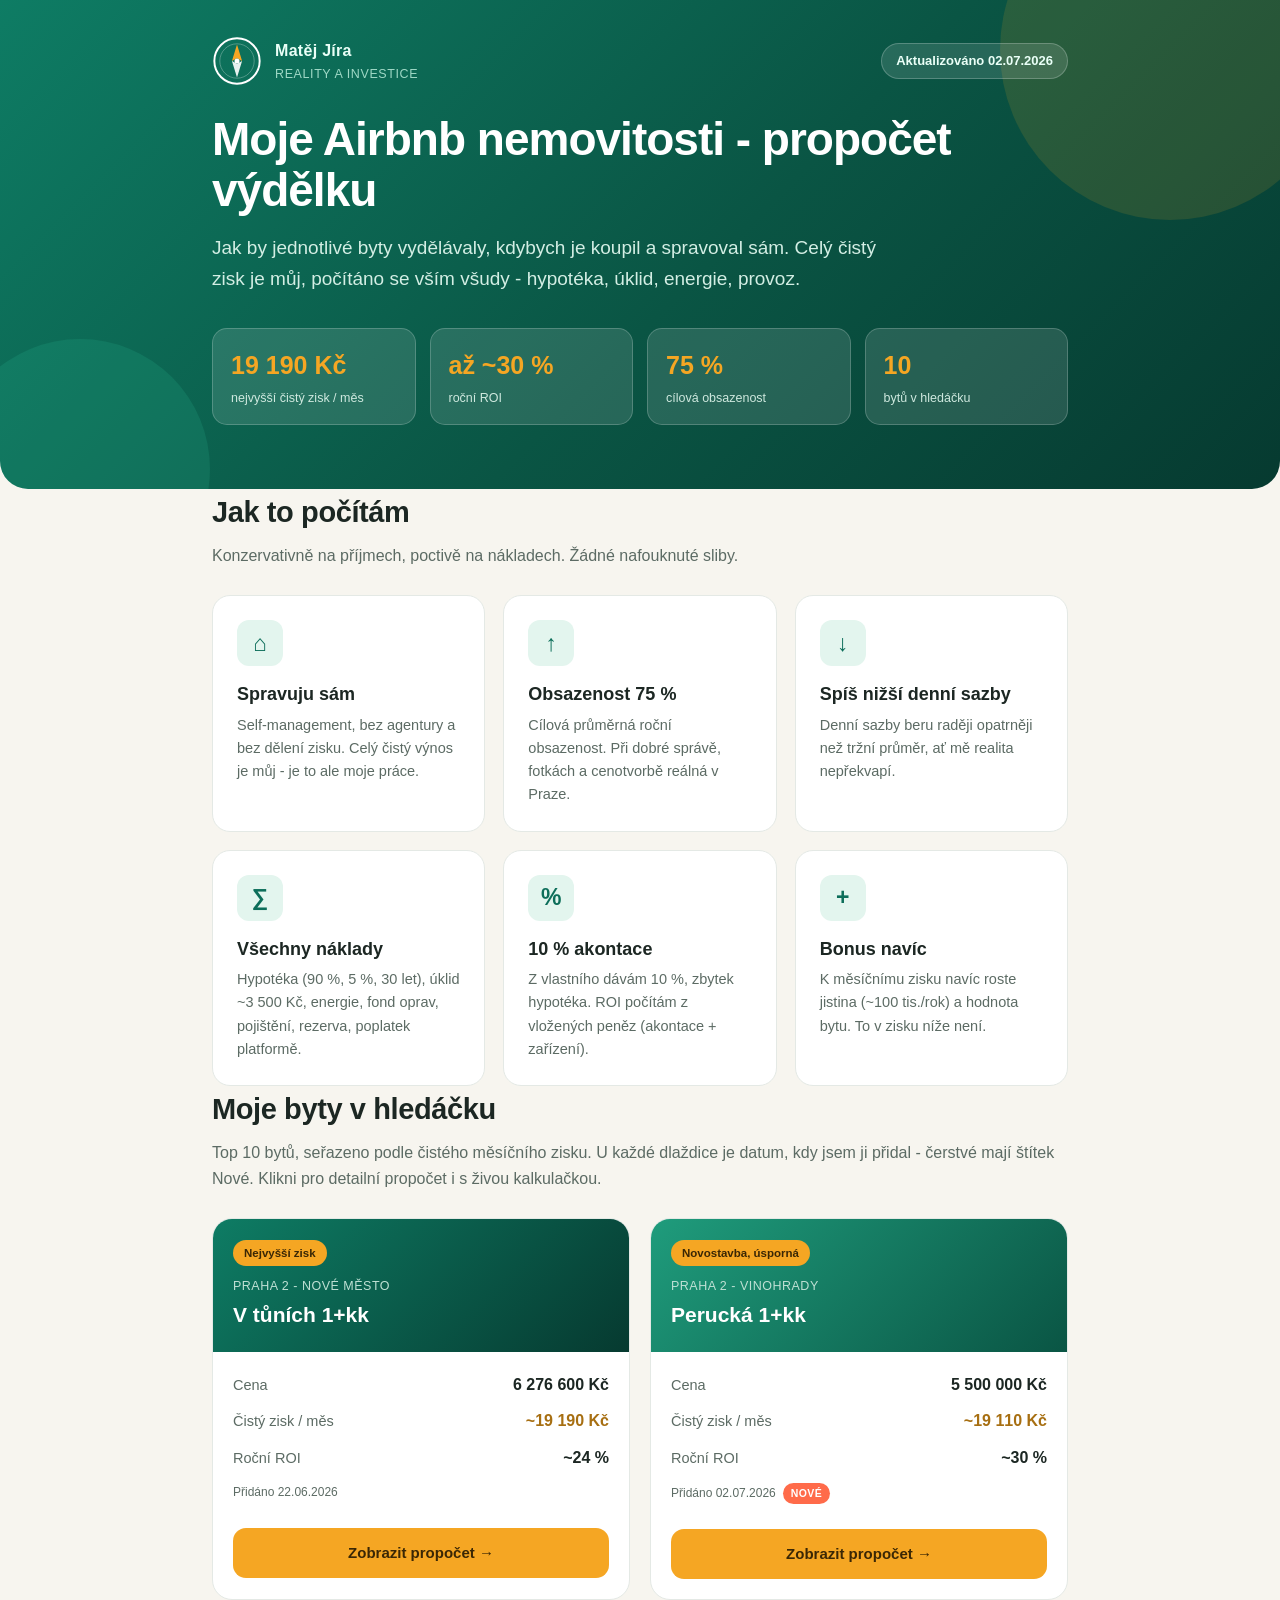
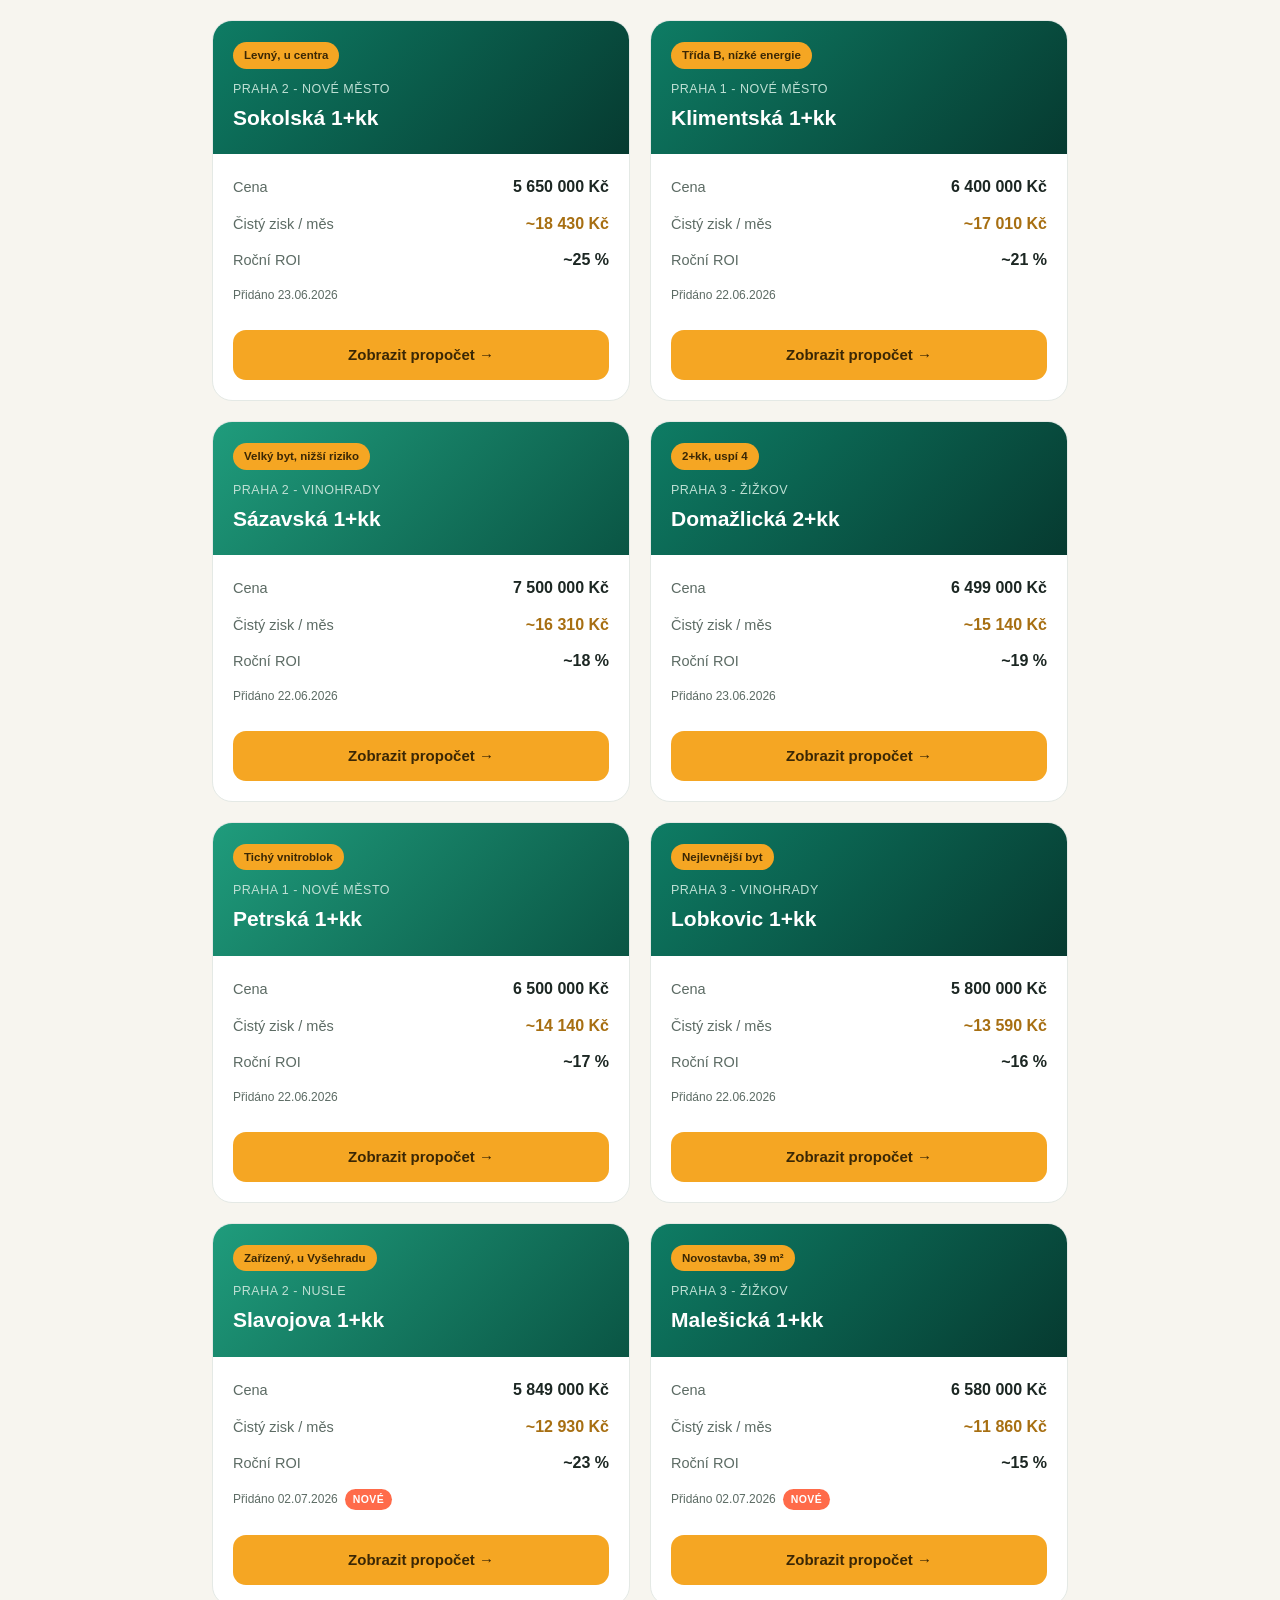
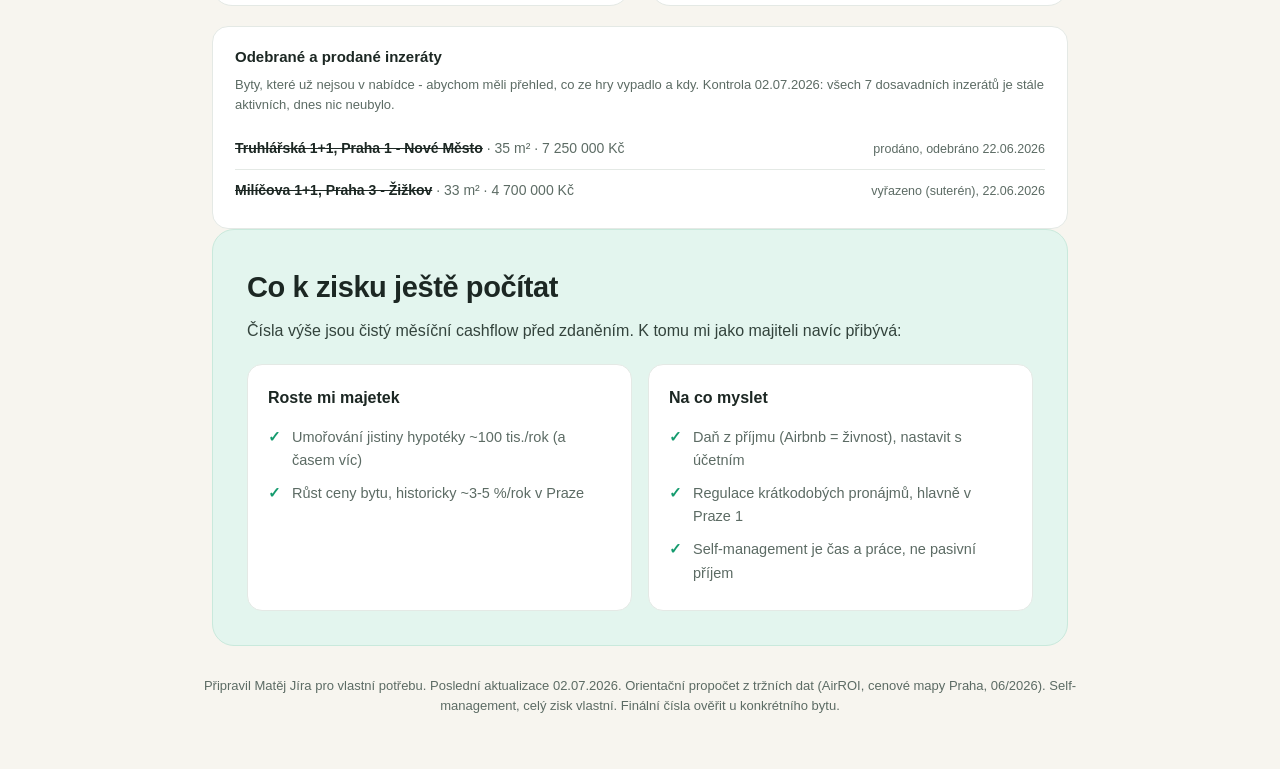
<file: index.html>
<!DOCTYPE html>
<html lang="cs">
<head>
<meta charset="UTF-8">
<meta name="viewport" content="width=device-width, initial-scale=1.0">
<title>Moje Airbnb nemovitosti - propočet výdělku</title>
<link rel="stylesheet" href="style.css">
</head>
<body>

<header class="hero">
  <div class="wrap">
    <div class="topbar">
      <svg class="logo" viewBox="0 0 64 64" fill="none" aria-label="logo">
        <circle cx="32" cy="32" r="29" stroke="#ffffff" stroke-width="2.5"/>
        <circle cx="32" cy="32" r="22" stroke="rgba(255,255,255,.35)" stroke-width="1"/>
        <g class="needle">
          <polygon points="32,11 38.5,32 32,28.5 25.5,32" fill="#f5a623"/>
          <polygon points="32,53 25.5,32 32,35.5 38.5,32" fill="#ffffff" opacity="0.9"/>
        </g>
        <circle cx="32" cy="32" r="3.2" fill="#ffffff"/>
      </svg>
      <div class="brand">Matěj Jíra<span>Reality a investice</span></div>
      <span class="updated">Aktualizováno 02.07.2026</span>
    </div>
    <h1>Moje Airbnb nemovitosti - propočet výdělku</h1>
    <p class="lead">Jak by jednotlivé byty vydělávaly, kdybych je koupil a spravoval sám. Celý čistý zisk je můj, počítáno se vším všudy - hypotéka, úklid, energie, provoz.</p>
    <div class="chips">
      <div class="chip"><div class="n" data-count="19190" data-suffix=" Kč">~19 190 Kč</div><div class="l">nejvyšší čistý zisk / měs</div></div>
      <div class="chip"><div class="n">až ~30 %</div><div class="l">roční ROI</div></div>
      <div class="chip"><div class="n">75 %</div><div class="l">cílová obsazenost</div></div>
      <div class="chip"><div class="n">10</div><div class="l">bytů v hledáčku</div></div>
    </div>
  </div>
  <div class="blob a"></div><div class="blob b"></div>
</header>

<section class="wrap reveal">
  <h2>Jak to počítám</h2>
  <p class="sub">Konzervativně na příjmech, poctivě na nákladech. Žádné nafouknuté sliby.</p>
  <div class="grid">
    <div class="card hover"><div class="ic">⌂</div><h3>Spravuju sám</h3><p>Self-management, bez agentury a bez dělení zisku. Celý čistý výnos je můj - je to ale moje práce.</p></div>
    <div class="card hover"><div class="ic">↑</div><h3>Obsazenost 75 %</h3><p>Cílová průměrná roční obsazenost. Při dobré správě, fotkách a cenotvorbě reálná v Praze.</p></div>
    <div class="card hover"><div class="ic">↓</div><h3>Spíš nižší denní sazby</h3><p>Denní sazby beru raději opatrněji než tržní průměr, ať mě realita nepřekvapí.</p></div>
    <div class="card hover"><div class="ic">∑</div><h3>Všechny náklady</h3><p>Hypotéka (90 %, 5 %, 30 let), úklid ~3 500 Kč, energie, fond oprav, pojištění, rezerva, poplatek platformě.</p></div>
    <div class="card hover"><div class="ic">%</div><h3>10 % akontace</h3><p>Z vlastního dávám 10 %, zbytek hypotéka. ROI počítám z vložených peněz (akontace + zařízení).</p></div>
    <div class="card hover"><div class="ic">+</div><h3>Bonus navíc</h3><p>K měsíčnímu zisku navíc roste jistina (~100 tis./rok) a hodnota bytu. To v zisku níže není.</p></div>
  </div>
</section>

<section class="wrap reveal">
  <h2>Moje byty v hledáčku</h2>
  <p class="sub">Top 10 bytů, seřazeno podle čistého měsíčního zisku. U každé dlaždice je datum, kdy jsem ji přidal - čerstvé mají štítek Nové. Klikni pro detailní propočet i s živou kalkulačkou.</p>
  <div class="tiles">
    <a class="tile" href="vtunich.html">
      <div class="band"><span class="tag">Nejvyšší zisk</span><div class="loc">Praha 2 - Nové Město</div><div class="nm">V tůních 1+kk</div></div>
      <div class="body">
        <div class="stat"><span>Cena</span><b>6 276 600 Kč</b></div>
        <div class="stat"><span>Čistý zisk / měs</span><b class="amber">~19 190 Kč</b></div>
        <div class="stat"><span>Roční ROI</span><b>~24 %</b></div>
        <div class="date">Přidáno 22.06.2026</div>
        <div class="go">Zobrazit propočet →</div>
      </div>
    </a>
    <a class="tile amber" href="perucka.html">
      <div class="band"><span class="tag">Novostavba, úsporná</span><div class="loc">Praha 2 - Vinohrady</div><div class="nm">Perucká 1+kk</div></div>
      <div class="body">
        <div class="stat"><span>Cena</span><b>5 500 000 Kč</b></div>
        <div class="stat"><span>Čistý zisk / měs</span><b class="amber">~19 110 Kč</b></div>
        <div class="stat"><span>Roční ROI</span><b>~30 %</b></div>
        <div class="date">Přidáno 02.07.2026 <span class="badge-new">Nové</span></div>
        <div class="go">Zobrazit propočet →</div>
      </div>
    </a>
    <a class="tile" href="sokolska.html">
      <div class="band"><span class="tag">Levný, u centra</span><div class="loc">Praha 2 - Nové Město</div><div class="nm">Sokolská 1+kk</div></div>
      <div class="body">
        <div class="stat"><span>Cena</span><b>5 650 000 Kč</b></div>
        <div class="stat"><span>Čistý zisk / měs</span><b class="amber">~18 430 Kč</b></div>
        <div class="stat"><span>Roční ROI</span><b>~25 %</b></div>
        <div class="date">Přidáno 23.06.2026</div>
        <div class="go">Zobrazit propočet →</div>
      </div>
    </a>
    <a class="tile" href="klimentska.html">
      <div class="band"><span class="tag">Třída B, nízké energie</span><div class="loc">Praha 1 - Nové Město</div><div class="nm">Klimentská 1+kk</div></div>
      <div class="body">
        <div class="stat"><span>Cena</span><b>6 400 000 Kč</b></div>
        <div class="stat"><span>Čistý zisk / měs</span><b class="amber">~17 010 Kč</b></div>
        <div class="stat"><span>Roční ROI</span><b>~21 %</b></div>
        <div class="date">Přidáno 22.06.2026</div>
        <div class="go">Zobrazit propočet →</div>
      </div>
    </a>
    <a class="tile amber" href="sazavska.html">
      <div class="band"><span class="tag">Velký byt, nižší riziko</span><div class="loc">Praha 2 - Vinohrady</div><div class="nm">Sázavská 1+kk</div></div>
      <div class="body">
        <div class="stat"><span>Cena</span><b>7 500 000 Kč</b></div>
        <div class="stat"><span>Čistý zisk / měs</span><b class="amber">~16 310 Kč</b></div>
        <div class="stat"><span>Roční ROI</span><b>~18 %</b></div>
        <div class="date">Přidáno 22.06.2026</div>
        <div class="go">Zobrazit propočet →</div>
      </div>
    </a>
    <a class="tile" href="domazlicka.html">
      <div class="band"><span class="tag">2+kk, uspí 4</span><div class="loc">Praha 3 - Žižkov</div><div class="nm">Domažlická 2+kk</div></div>
      <div class="body">
        <div class="stat"><span>Cena</span><b>6 499 000 Kč</b></div>
        <div class="stat"><span>Čistý zisk / měs</span><b class="amber">~15 140 Kč</b></div>
        <div class="stat"><span>Roční ROI</span><b>~19 %</b></div>
        <div class="date">Přidáno 23.06.2026</div>
        <div class="go">Zobrazit propočet →</div>
      </div>
    </a>
    <a class="tile amber" href="petrska.html">
      <div class="band"><span class="tag">Tichý vnitroblok</span><div class="loc">Praha 1 - Nové Město</div><div class="nm">Petrská 1+kk</div></div>
      <div class="body">
        <div class="stat"><span>Cena</span><b>6 500 000 Kč</b></div>
        <div class="stat"><span>Čistý zisk / měs</span><b class="amber">~14 140 Kč</b></div>
        <div class="stat"><span>Roční ROI</span><b>~17 %</b></div>
        <div class="date">Přidáno 22.06.2026</div>
        <div class="go">Zobrazit propočet →</div>
      </div>
    </a>
    <a class="tile" href="lobkovic.html">
      <div class="band"><span class="tag">Nejlevnější byt</span><div class="loc">Praha 3 - Vinohrady</div><div class="nm">Lobkovic 1+kk</div></div>
      <div class="body">
        <div class="stat"><span>Cena</span><b>5 800 000 Kč</b></div>
        <div class="stat"><span>Čistý zisk / měs</span><b class="amber">~13 590 Kč</b></div>
        <div class="stat"><span>Roční ROI</span><b>~16 %</b></div>
        <div class="date">Přidáno 22.06.2026</div>
        <div class="go">Zobrazit propočet →</div>
      </div>
    </a>
    <a class="tile amber" href="slavojova.html">
      <div class="band"><span class="tag">Zařízený, u Vyšehradu</span><div class="loc">Praha 2 - Nusle</div><div class="nm">Slavojova 1+kk</div></div>
      <div class="body">
        <div class="stat"><span>Cena</span><b>5 849 000 Kč</b></div>
        <div class="stat"><span>Čistý zisk / měs</span><b class="amber">~12 930 Kč</b></div>
        <div class="stat"><span>Roční ROI</span><b>~23 %</b></div>
        <div class="date">Přidáno 02.07.2026 <span class="badge-new">Nové</span></div>
        <div class="go">Zobrazit propočet →</div>
      </div>
    </a>
    <a class="tile" href="malesicka.html">
      <div class="band"><span class="tag">Novostavba, 39 m²</span><div class="loc">Praha 3 - Žižkov</div><div class="nm">Malešická 1+kk</div></div>
      <div class="body">
        <div class="stat"><span>Cena</span><b>6 580 000 Kč</b></div>
        <div class="stat"><span>Čistý zisk / měs</span><b class="amber">~11 860 Kč</b></div>
        <div class="stat"><span>Roční ROI</span><b>~15 %</b></div>
        <div class="date">Přidáno 02.07.2026 <span class="badge-new">Nové</span></div>
        <div class="go">Zobrazit propočet →</div>
      </div>
    </a>
  </div>

  <div class="removed">
    <h4>Odebrané a prodané inzeráty</h4>
    <p class="rsub">Byty, které už nejsou v nabídce - abychom měli přehled, co ze hry vypadlo a kdy. Kontrola 02.07.2026: všech 7 dosavadních inzerátů je stále aktivních, dnes nic neubylo.</p>
    <div class="ri"><span><span class="nm2">Truhlářská 1+1, Praha 1 - Nové Město</span> · 35 m² · 7 250 000 Kč</span><span class="rdate">prodáno, odebráno 22.06.2026</span></div>
    <div class="ri"><span><span class="nm2">Milíčova 1+1, Praha 3 - Žižkov</span> · 33 m² · 4 700 000 Kč</span><span class="rdate">vyřazeno (suterén), 22.06.2026</span></div>
  </div>
</section>

<section class="wrap reveal">
  <div class="fair">
    <h2>Co k zisku ještě počítat</h2>
    <p style="font-size:16px;color:#33433c;margin-top:8px">Čísla výše jsou čistý měsíční cashflow před zdaněním. K tomu mi jako majiteli navíc přibývá:</p>
    <div class="split">
      <div class="who"><h4>Roste mi majetek</h4><li>Umořování jistiny hypotéky ~100 tis./rok (a časem víc)</li><li>Růst ceny bytu, historicky ~3-5 %/rok v Praze</li></div>
      <div class="who"><h4>Na co myslet</h4><li>Daň z příjmu (Airbnb = živnost), nastavit s účetním</li><li>Regulace krátkodobých pronájmů, hlavně v Praze 1</li><li>Self-management je čas a práce, ne pasivní příjem</li></div>
    </div>
  </div>
</section>

<div class="foot wrap">Připravil Matěj Jíra pro vlastní potřebu. Poslední aktualizace 02.07.2026. Orientační propočet z tržních dat (AirROI, cenové mapy Praha, 06/2026). Self-management, celý zisk vlastní. Finální čísla ověřit u konkrétního bytu.</div>

<script src="app.js"></script>
</body>
</html>
</file>
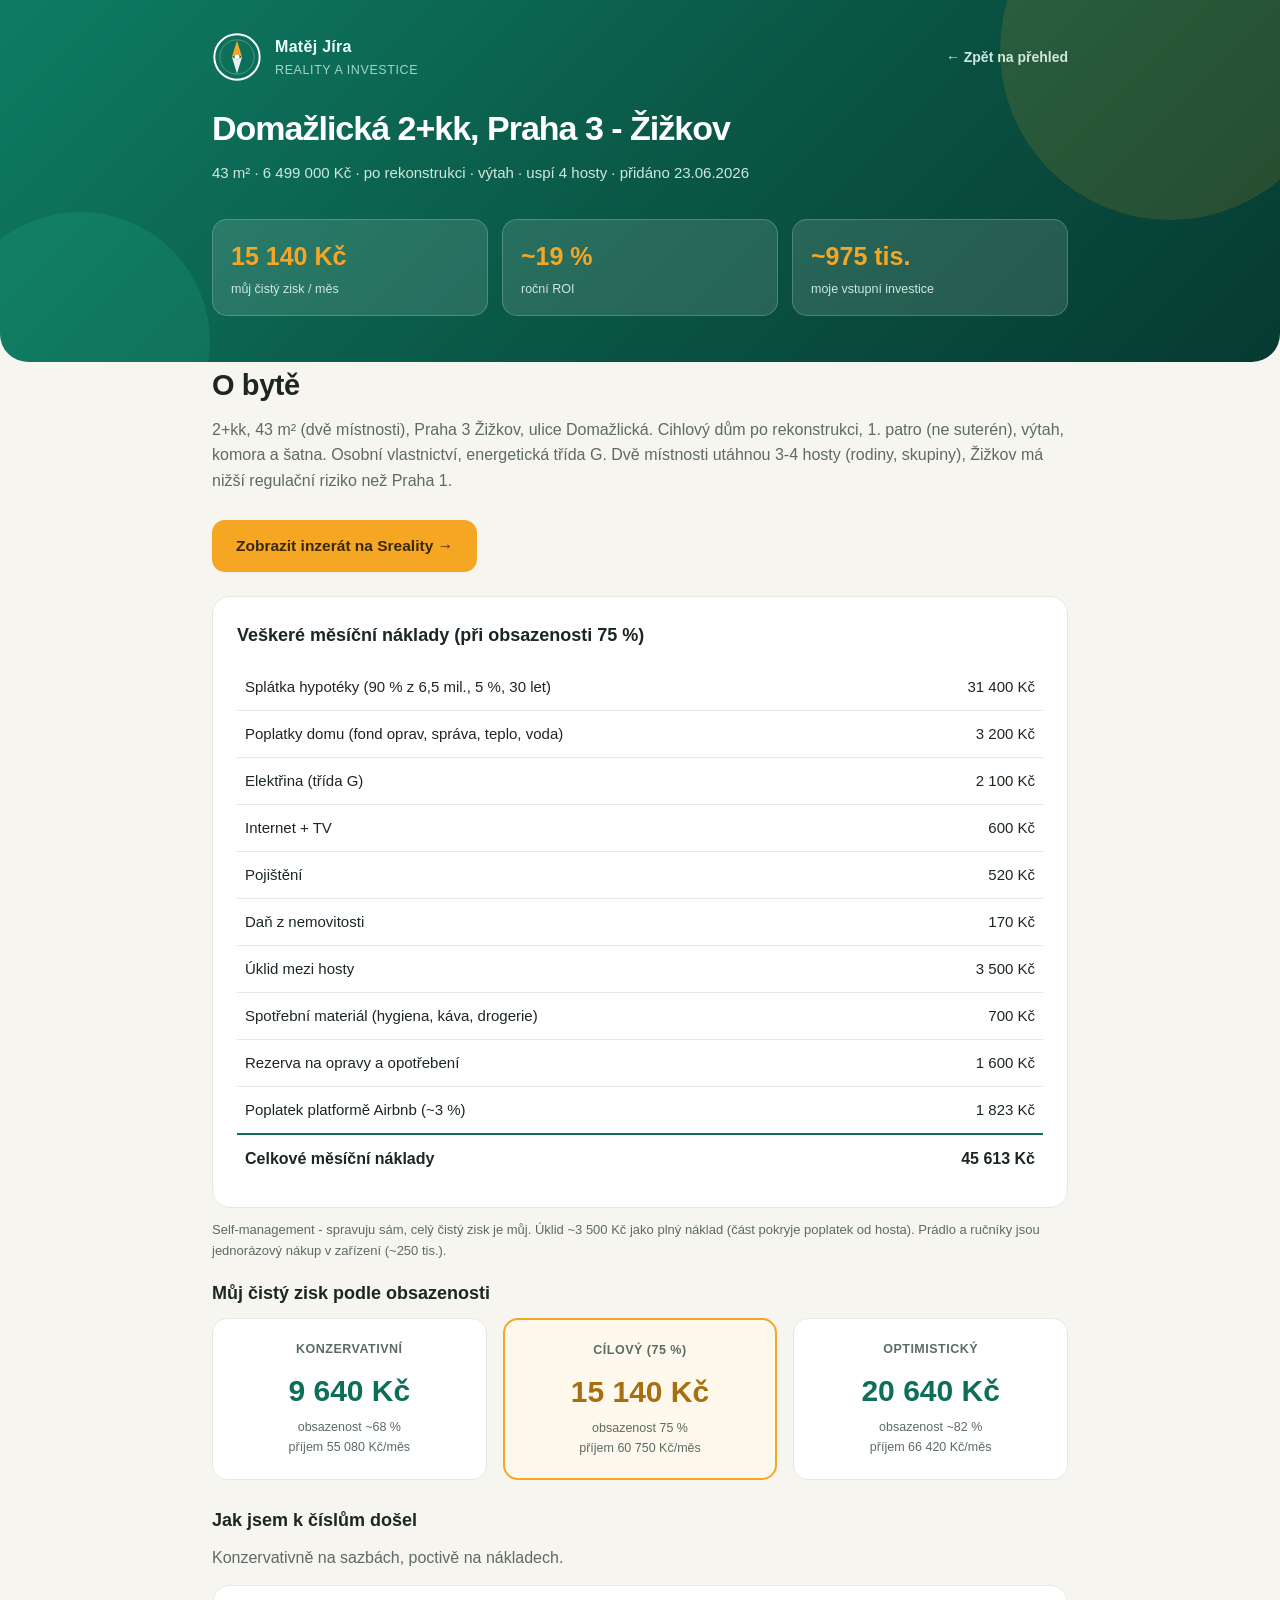
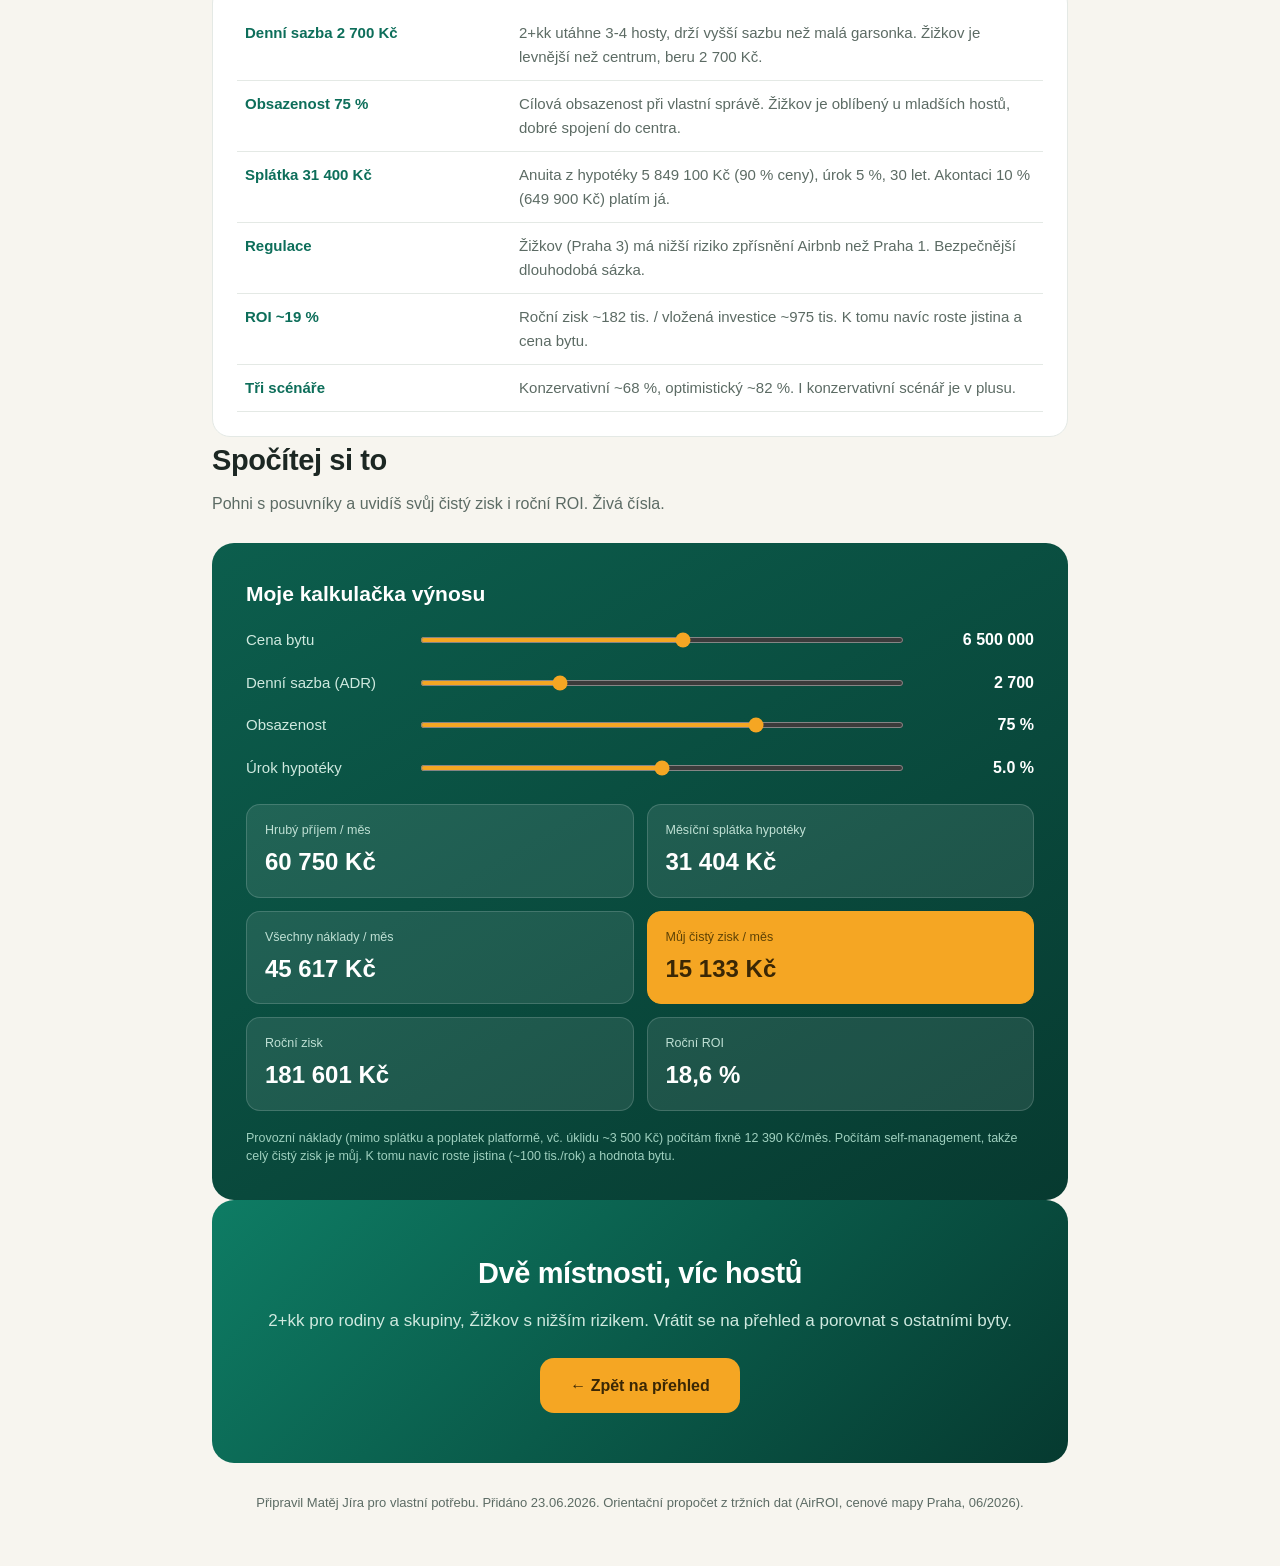
<file: domazlicka.html>
<!DOCTYPE html>
<html lang="cs">
<head>
<meta charset="UTF-8">
<meta name="viewport" content="width=device-width, initial-scale=1.0">
<title>Domažlická 2+kk - můj propočet</title>
<link rel="stylesheet" href="style.css">
</head>
<body>

<header class="hero compact">
  <div class="wrap">
    <div class="topbar">
      <svg class="logo" viewBox="0 0 64 64" fill="none" aria-label="logo">
        <circle cx="32" cy="32" r="29" stroke="#ffffff" stroke-width="2.5"/>
        <circle cx="32" cy="32" r="22" stroke="rgba(255,255,255,.35)" stroke-width="1"/>
        <g class="needle"><polygon points="32,11 38.5,32 32,28.5 25.5,32" fill="#f5a623"/><polygon points="32,53 25.5,32 32,35.5 38.5,32" fill="#ffffff" opacity="0.9"/></g>
        <circle cx="32" cy="32" r="3.2" fill="#ffffff"/>
      </svg>
      <div class="brand">Matěj Jíra<span>Reality a investice</span></div>
      <a class="backlink" href="index.html">← Zpět na přehled</a>
    </div>
    <h1>Domažlická 2+kk, Praha 3 - Žižkov</h1>
    <p class="hparams">43 m² · 6 499 000 Kč · po rekonstrukci · výtah · uspí 4 hosty · přidáno 23.06.2026</p>
    <div class="chips">
      <div class="chip"><div class="n" data-count="15140" data-suffix=" Kč">~15 140 Kč</div><div class="l">můj čistý zisk / měs</div></div>
      <div class="chip"><div class="n">~19 %</div><div class="l">roční ROI</div></div>
      <div class="chip"><div class="n">~975 tis.</div><div class="l">moje vstupní investice</div></div>
    </div>
  </div>
  <div class="blob a"></div><div class="blob b"></div>
</header>

<section class="wrap reveal">
  <h2>O bytě</h2>
  <p class="sub">2+kk, 43 m² (dvě místnosti), Praha 3 Žižkov, ulice Domažlická. Cihlový dům po rekonstrukci, 1. patro (ne suterén), výtah, komora a šatna. Osobní vlastnictví, energetická třída G. Dvě místnosti utáhnou 3-4 hosty (rodiny, skupiny), Žižkov má nižší regulační riziko než Praha 1.</p>
  <a class="btn" href="https://www.sreality.cz/detail/prodej/byt/2+kk/praha-zizkov-domazlicka/125022284" target="_blank" rel="noopener">Zobrazit inzerát na Sreality →</a>
  <div class="card">
    <h3 style="margin-bottom:14px">Veškeré měsíční náklady (při obsazenosti 75 %)</h3>
    <table>
      <tr><td>Splátka hypotéky (90 % z 6,5 mil., 5 %, 30 let)</td><td class="r">31 400 Kč</td></tr>
      <tr><td>Poplatky domu (fond oprav, správa, teplo, voda)</td><td class="r">3 200 Kč</td></tr>
      <tr><td>Elektřina (třída G)</td><td class="r">2 100 Kč</td></tr>
      <tr><td>Internet + TV</td><td class="r">600 Kč</td></tr>
      <tr><td>Pojištění</td><td class="r">520 Kč</td></tr>
      <tr><td>Daň z nemovitosti</td><td class="r">170 Kč</td></tr>
      <tr><td>Úklid mezi hosty</td><td class="r">3 500 Kč</td></tr>
      <tr><td>Spotřební materiál (hygiena, káva, drogerie)</td><td class="r">700 Kč</td></tr>
      <tr><td>Rezerva na opravy a opotřebení</td><td class="r">1 600 Kč</td></tr>
      <tr><td>Poplatek platformě Airbnb (~3 %)</td><td class="r">1 823 Kč</td></tr>
      <tr class="total"><td>Celkové měsíční náklady</td><td class="r">45 613 Kč</td></tr>
    </table>
  </div>
  <p style="font-size:13px;color:var(--muted);margin-top:12px">Self-management - spravuju sám, celý čistý zisk je můj. Úklid ~3 500 Kč jako plný náklad (část pokryje poplatek od hosta). Prádlo a ručníky jsou jednorázový nákup v zařízení (~250 tis.).</p>
  <div style="height:18px"></div>
  <h3 style="margin-bottom:10px">Můj čistý zisk podle obsazenosti</h3>
  <div class="scen">
    <div class="s"><div class="label">Konzervativní</div><div class="big">9 640 Kč</div><div class="small">obsazenost ~68 %<br>příjem 55 080 Kč/měs</div></div>
    <div class="s mid"><div class="label">Cílový (75 %)</div><div class="big">15 140 Kč</div><div class="small">obsazenost 75 %<br>příjem 60 750 Kč/měs</div></div>
    <div class="s"><div class="label">Optimistický</div><div class="big">20 640 Kč</div><div class="small">obsazenost ~82 %<br>příjem 66 420 Kč/měs</div></div>
  </div>
  <div style="height:26px"></div>
  <h3 style="margin-bottom:10px">Jak jsem k číslům došel</h3>
  <p class="sub" style="margin-bottom:14px">Konzervativně na sazbách, poctivě na nákladech.</p>
  <div class="card">
    <table>
      <tr><td class="mlabel">Denní sazba 2 700 Kč</td><td style="color:var(--muted)">2+kk utáhne 3-4 hosty, drží vyšší sazbu než malá garsonka. Žižkov je levnější než centrum, beru 2 700 Kč.</td></tr>
      <tr><td class="mlabel">Obsazenost 75 %</td><td style="color:var(--muted)">Cílová obsazenost při vlastní správě. Žižkov je oblíbený u mladších hostů, dobré spojení do centra.</td></tr>
      <tr><td class="mlabel">Splátka 31 400 Kč</td><td style="color:var(--muted)">Anuita z hypotéky 5 849 100 Kč (90 % ceny), úrok 5 %, 30 let. Akontaci 10 % (649 900 Kč) platím já.</td></tr>
      <tr><td class="mlabel">Regulace</td><td style="color:var(--muted)">Žižkov (Praha 3) má nižší riziko zpřísnění Airbnb než Praha 1. Bezpečnější dlouhodobá sázka.</td></tr>
      <tr><td class="mlabel">ROI ~19 %</td><td style="color:var(--muted)">Roční zisk ~182 tis. / vložená investice ~975 tis. K tomu navíc roste jistina a cena bytu.</td></tr>
      <tr><td class="mlabel">Tři scénáře</td><td style="color:var(--muted)">Konzervativní ~68 %, optimistický ~82 %. I konzervativní scénář je v plusu.</td></tr>
    </table>
  </div>
</section>

<section class="wrap reveal">
  <h2>Spočítej si to</h2>
  <p class="sub">Pohni s posuvníky a uvidíš svůj čistý zisk i roční ROI. Živá čísla.</p>
  <div class="calc" id="calc" data-provoz="12390" data-extra="325000">
    <h3>Moje kalkulačka výnosu</h3>
    <div class="row"><label>Cena bytu</label><input type="range" id="c_cena" min="3500000" max="9000000" step="50000" value="6499000"><span class="val" id="v_cena"></span></div>
    <div class="row"><label>Denní sazba (ADR)</label><input type="range" id="c_adr" min="1800" max="5000" step="50" value="2700"><span class="val" id="v_adr"></span></div>
    <div class="row"><label>Obsazenost</label><input type="range" id="c_occ" min="40" max="90" step="1" value="75"><span class="val" id="v_occ"></span></div>
    <div class="row"><label>Úrok hypotéky</label><input type="range" id="c_ur" min="3" max="7" step="0.1" value="5"><span class="val" id="v_ur"></span></div>
    <div class="out">
      <div class="o"><div class="k">Hrubý příjem / měs</div><div class="v" id="o_gross"></div></div>
      <div class="o"><div class="k">Měsíční splátka hypotéky</div><div class="v" id="o_spl"></div></div>
      <div class="o"><div class="k">Všechny náklady / měs</div><div class="v" id="o_nak"></div></div>
      <div class="o hl"><div class="k">Můj čistý zisk / měs</div><div class="v" id="o_zisk"></div></div>
      <div class="o"><div class="k">Roční zisk</div><div class="v" id="o_rok"></div></div>
      <div class="o"><div class="k">Roční ROI</div><div class="v" id="o_roi"></div></div>
    </div>
    <p class="note">Provozní náklady (mimo splátku a poplatek platformě, vč. úklidu ~3 500 Kč) počítám fixně 12 390 Kč/měs. Počítám self-management, takže celý čistý zisk je můj. K tomu navíc roste jistina (~100 tis./rok) a hodnota bytu.</p>
  </div>
</section>

<section class="wrap reveal">
  <div class="cta">
    <h2>Dvě místnosti, víc hostů</h2>
    <p>2+kk pro rodiny a skupiny, Žižkov s nižším rizikem. Vrátit se na přehled a porovnat s ostatními byty.</p>
    <a class="pulse" href="index.html">← Zpět na přehled</a>
  </div>
</section>

<div class="foot wrap">Připravil Matěj Jíra pro vlastní potřebu. Přidáno 23.06.2026. Orientační propočet z tržních dat (AirROI, cenové mapy Praha, 06/2026).</div>

<script src="app.js"></script>
</body>
</html>
</file>
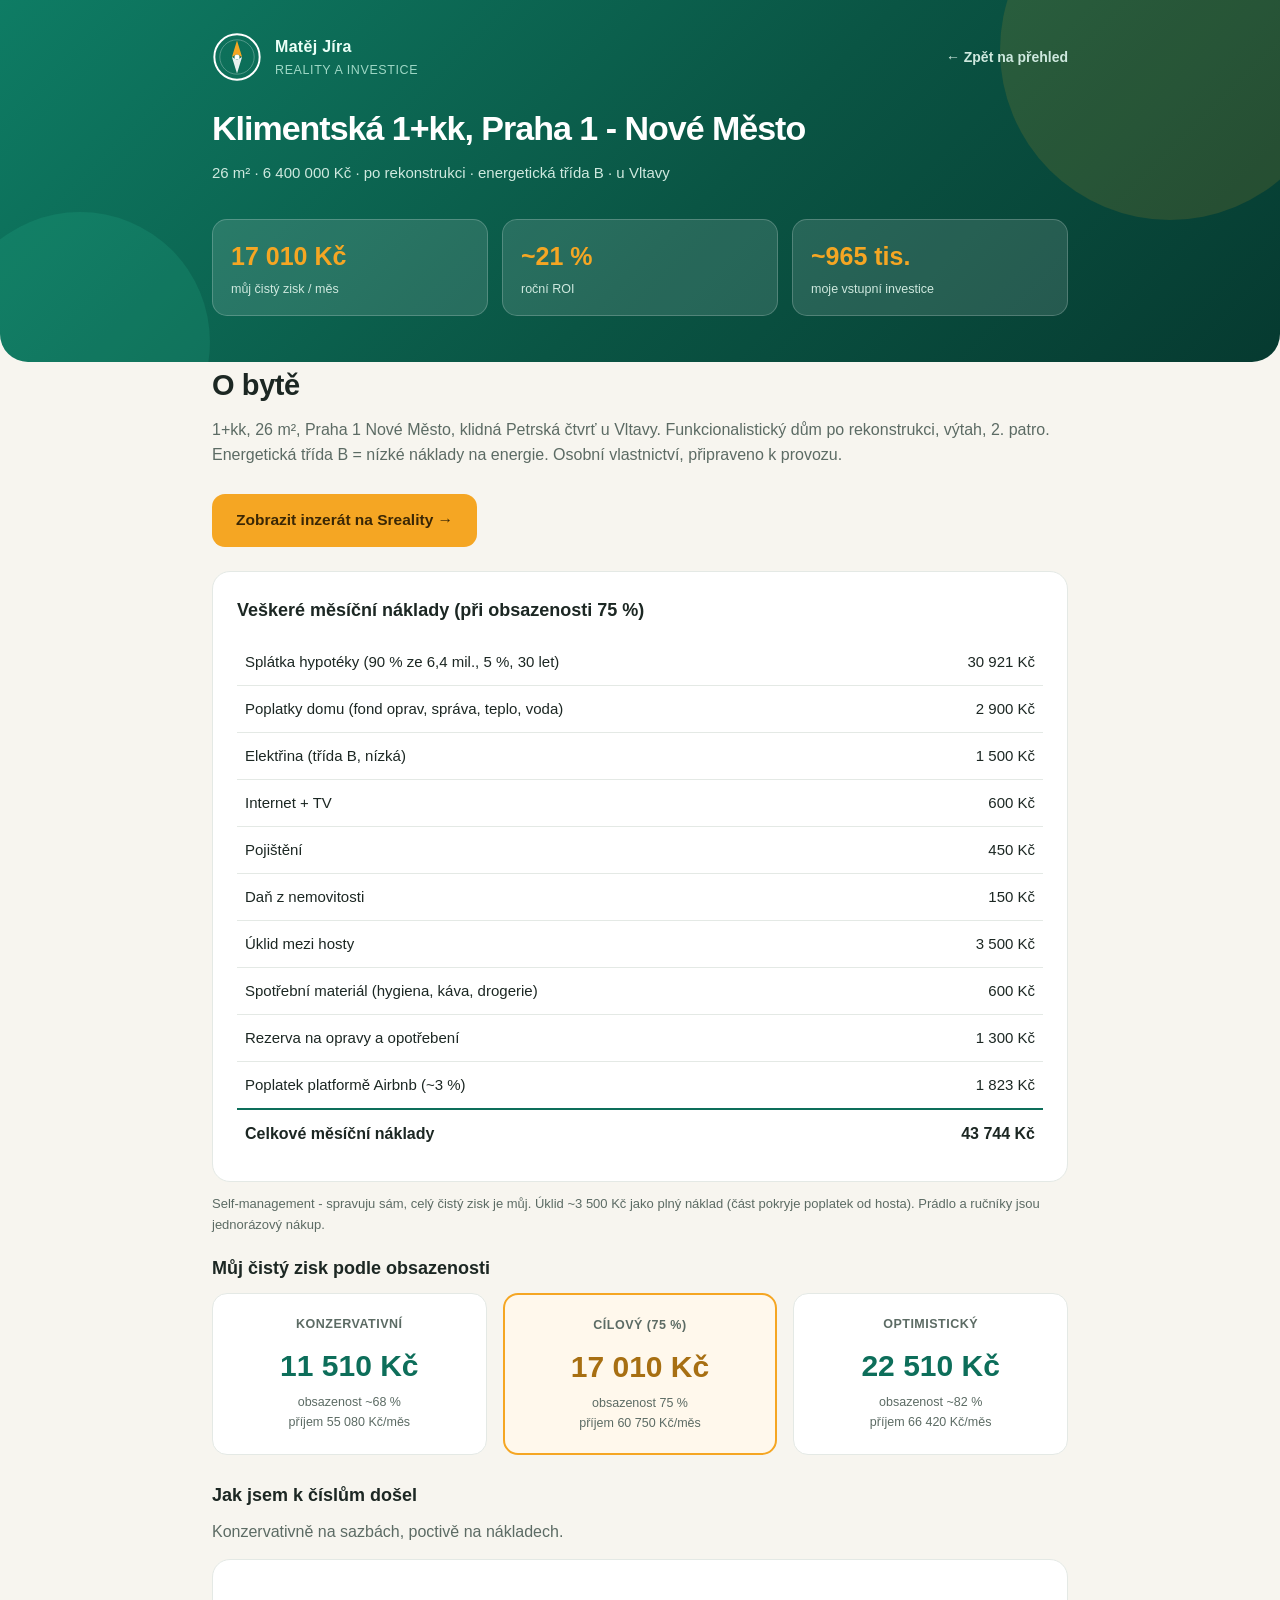
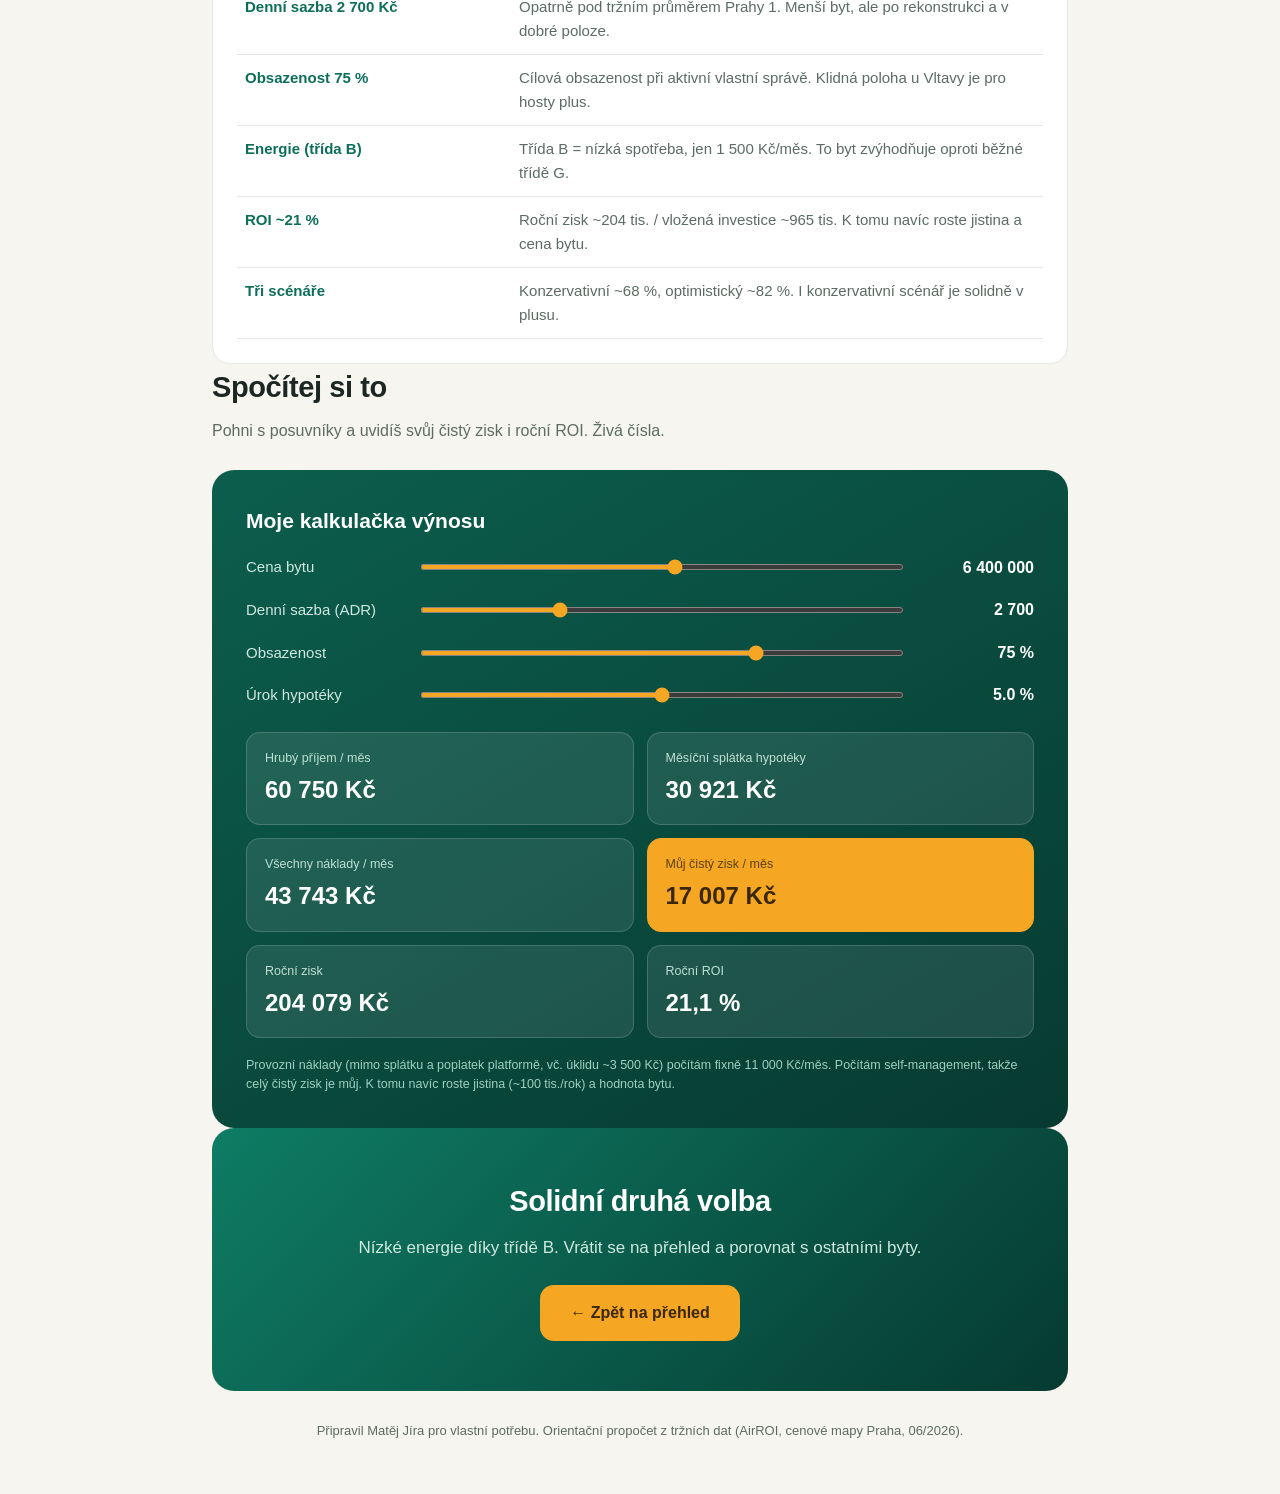
<file: klimentska.html>
<!DOCTYPE html>
<html lang="cs">
<head>
<meta charset="UTF-8">
<meta name="viewport" content="width=device-width, initial-scale=1.0">
<title>Klimentská 1+kk - můj propočet</title>
<link rel="stylesheet" href="style.css">
</head>
<body>

<header class="hero compact">
  <div class="wrap">
    <div class="topbar">
      <svg class="logo" viewBox="0 0 64 64" fill="none" aria-label="logo">
        <circle cx="32" cy="32" r="29" stroke="#ffffff" stroke-width="2.5"/>
        <circle cx="32" cy="32" r="22" stroke="rgba(255,255,255,.35)" stroke-width="1"/>
        <g class="needle"><polygon points="32,11 38.5,32 32,28.5 25.5,32" fill="#f5a623"/><polygon points="32,53 25.5,32 32,35.5 38.5,32" fill="#ffffff" opacity="0.9"/></g>
        <circle cx="32" cy="32" r="3.2" fill="#ffffff"/>
      </svg>
      <div class="brand">Matěj Jíra<span>Reality a investice</span></div>
      <a class="backlink" href="index.html">← Zpět na přehled</a>
    </div>
    <h1>Klimentská 1+kk, Praha 1 - Nové Město</h1>
    <p class="hparams">26 m² · 6 400 000 Kč · po rekonstrukci · energetická třída B · u Vltavy</p>
    <div class="chips">
      <div class="chip"><div class="n" data-count="17010" data-suffix=" Kč">~17 010 Kč</div><div class="l">můj čistý zisk / měs</div></div>
      <div class="chip"><div class="n">~21 %</div><div class="l">roční ROI</div></div>
      <div class="chip"><div class="n">~965 tis.</div><div class="l">moje vstupní investice</div></div>
    </div>
  </div>
  <div class="blob a"></div><div class="blob b"></div>
</header>

<section class="wrap reveal">
  <h2>O bytě</h2>
  <p class="sub">1+kk, 26 m², Praha 1 Nové Město, klidná Petrská čtvrť u Vltavy. Funkcionalistický dům po rekonstrukci, výtah, 2. patro. Energetická třída B = nízké náklady na energie. Osobní vlastnictví, připraveno k provozu.</p>
  <a class="btn" href="https://www.sreality.cz/detail/prodej/byt/1+kk/praha-nove-mesto-klimentska/748138572" target="_blank" rel="noopener">Zobrazit inzerát na Sreality →</a>
  <div class="card">
    <h3 style="margin-bottom:14px">Veškeré měsíční náklady (při obsazenosti 75 %)</h3>
    <table>
      <tr><td>Splátka hypotéky (90 % ze 6,4 mil., 5 %, 30 let)</td><td class="r">30 921 Kč</td></tr>
      <tr><td>Poplatky domu (fond oprav, správa, teplo, voda)</td><td class="r">2 900 Kč</td></tr>
      <tr><td>Elektřina (třída B, nízká)</td><td class="r">1 500 Kč</td></tr>
      <tr><td>Internet + TV</td><td class="r">600 Kč</td></tr>
      <tr><td>Pojištění</td><td class="r">450 Kč</td></tr>
      <tr><td>Daň z nemovitosti</td><td class="r">150 Kč</td></tr>
      <tr><td>Úklid mezi hosty</td><td class="r">3 500 Kč</td></tr>
      <tr><td>Spotřební materiál (hygiena, káva, drogerie)</td><td class="r">600 Kč</td></tr>
      <tr><td>Rezerva na opravy a opotřebení</td><td class="r">1 300 Kč</td></tr>
      <tr><td>Poplatek platformě Airbnb (~3 %)</td><td class="r">1 823 Kč</td></tr>
      <tr class="total"><td>Celkové měsíční náklady</td><td class="r">43 744 Kč</td></tr>
    </table>
  </div>
  <p style="font-size:13px;color:var(--muted);margin-top:12px">Self-management - spravuju sám, celý čistý zisk je můj. Úklid ~3 500 Kč jako plný náklad (část pokryje poplatek od hosta). Prádlo a ručníky jsou jednorázový nákup.</p>
  <div style="height:18px"></div>
  <h3 style="margin-bottom:10px">Můj čistý zisk podle obsazenosti</h3>
  <div class="scen">
    <div class="s"><div class="label">Konzervativní</div><div class="big">11 510 Kč</div><div class="small">obsazenost ~68 %<br>příjem 55 080 Kč/měs</div></div>
    <div class="s mid"><div class="label">Cílový (75 %)</div><div class="big">17 010 Kč</div><div class="small">obsazenost 75 %<br>příjem 60 750 Kč/měs</div></div>
    <div class="s"><div class="label">Optimistický</div><div class="big">22 510 Kč</div><div class="small">obsazenost ~82 %<br>příjem 66 420 Kč/měs</div></div>
  </div>
  <div style="height:26px"></div>
  <h3 style="margin-bottom:10px">Jak jsem k číslům došel</h3>
  <p class="sub" style="margin-bottom:14px">Konzervativně na sazbách, poctivě na nákladech.</p>
  <div class="card">
    <table>
      <tr><td class="mlabel">Denní sazba 2 700 Kč</td><td style="color:var(--muted)">Opatrně pod tržním průměrem Prahy 1. Menší byt, ale po rekonstrukci a v dobré poloze.</td></tr>
      <tr><td class="mlabel">Obsazenost 75 %</td><td style="color:var(--muted)">Cílová obsazenost při aktivní vlastní správě. Klidná poloha u Vltavy je pro hosty plus.</td></tr>
      <tr><td class="mlabel">Energie (třída B)</td><td style="color:var(--muted)">Třída B = nízká spotřeba, jen 1 500 Kč/měs. To byt zvýhodňuje oproti běžné třídě G.</td></tr>
      <tr><td class="mlabel">ROI ~21 %</td><td style="color:var(--muted)">Roční zisk ~204 tis. / vložená investice ~965 tis. K tomu navíc roste jistina a cena bytu.</td></tr>
      <tr><td class="mlabel">Tři scénáře</td><td style="color:var(--muted)">Konzervativní ~68 %, optimistický ~82 %. I konzervativní scénář je solidně v plusu.</td></tr>
    </table>
  </div>
</section>

<section class="wrap reveal">
  <h2>Spočítej si to</h2>
  <p class="sub">Pohni s posuvníky a uvidíš svůj čistý zisk i roční ROI. Živá čísla.</p>
  <div class="calc" id="calc" data-provoz="11000" data-extra="325000">
    <h3>Moje kalkulačka výnosu</h3>
    <div class="row"><label>Cena bytu</label><input type="range" id="c_cena" min="3500000" max="9000000" step="50000" value="6400000"><span class="val" id="v_cena"></span></div>
    <div class="row"><label>Denní sazba (ADR)</label><input type="range" id="c_adr" min="1800" max="5000" step="50" value="2700"><span class="val" id="v_adr"></span></div>
    <div class="row"><label>Obsazenost</label><input type="range" id="c_occ" min="40" max="90" step="1" value="75"><span class="val" id="v_occ"></span></div>
    <div class="row"><label>Úrok hypotéky</label><input type="range" id="c_ur" min="3" max="7" step="0.1" value="5"><span class="val" id="v_ur"></span></div>
    <div class="out">
      <div class="o"><div class="k">Hrubý příjem / měs</div><div class="v" id="o_gross"></div></div>
      <div class="o"><div class="k">Měsíční splátka hypotéky</div><div class="v" id="o_spl"></div></div>
      <div class="o"><div class="k">Všechny náklady / měs</div><div class="v" id="o_nak"></div></div>
      <div class="o hl"><div class="k">Můj čistý zisk / měs</div><div class="v" id="o_zisk"></div></div>
      <div class="o"><div class="k">Roční zisk</div><div class="v" id="o_rok"></div></div>
      <div class="o"><div class="k">Roční ROI</div><div class="v" id="o_roi"></div></div>
    </div>
    <p class="note">Provozní náklady (mimo splátku a poplatek platformě, vč. úklidu ~3 500 Kč) počítám fixně 11 000 Kč/měs. Počítám self-management, takže celý čistý zisk je můj. K tomu navíc roste jistina (~100 tis./rok) a hodnota bytu.</p>
  </div>
</section>

<section class="wrap reveal">
  <div class="cta">
    <h2>Solidní druhá volba</h2>
    <p>Nízké energie díky třídě B. Vrátit se na přehled a porovnat s ostatními byty.</p>
    <a class="pulse" href="index.html">← Zpět na přehled</a>
  </div>
</section>

<div class="foot wrap">Připravil Matěj Jíra pro vlastní potřebu. Orientační propočet z tržních dat (AirROI, cenové mapy Praha, 06/2026).</div>

<script src="app.js"></script>
</body>
</html>
</file>
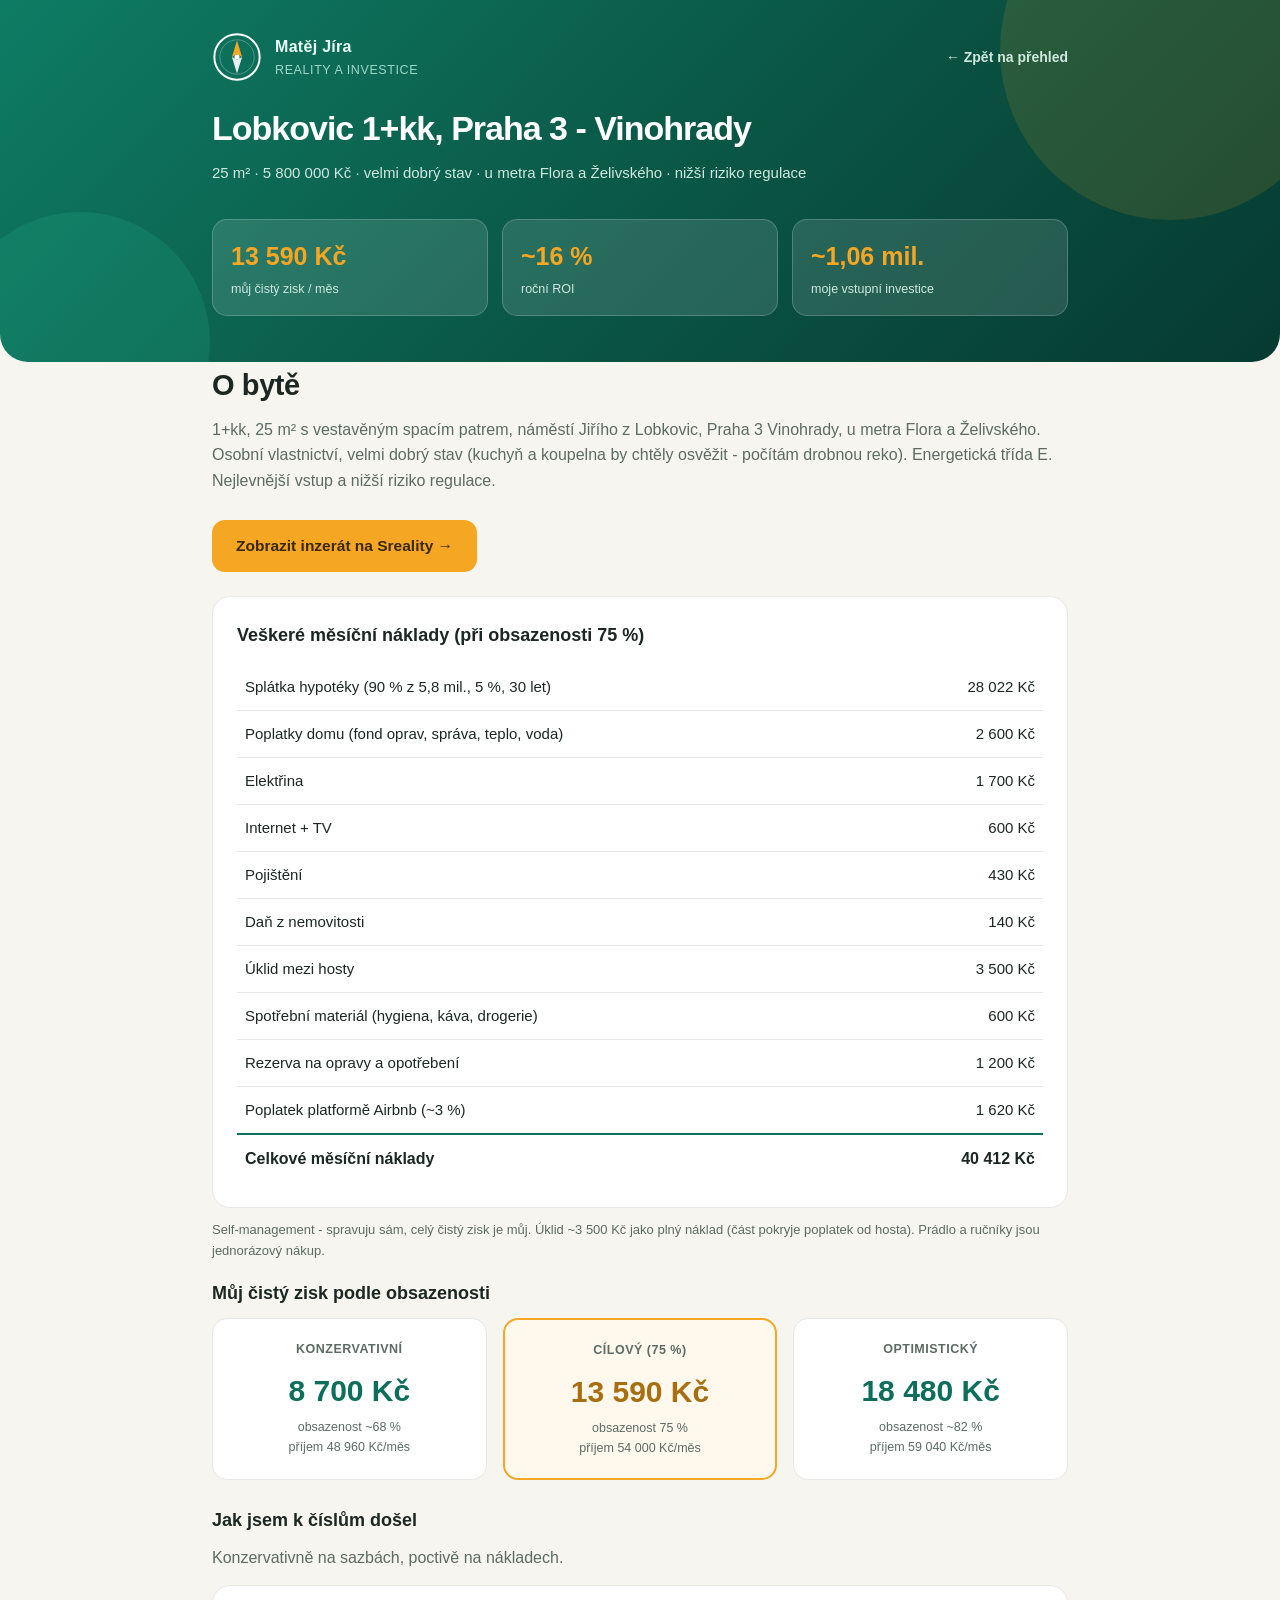
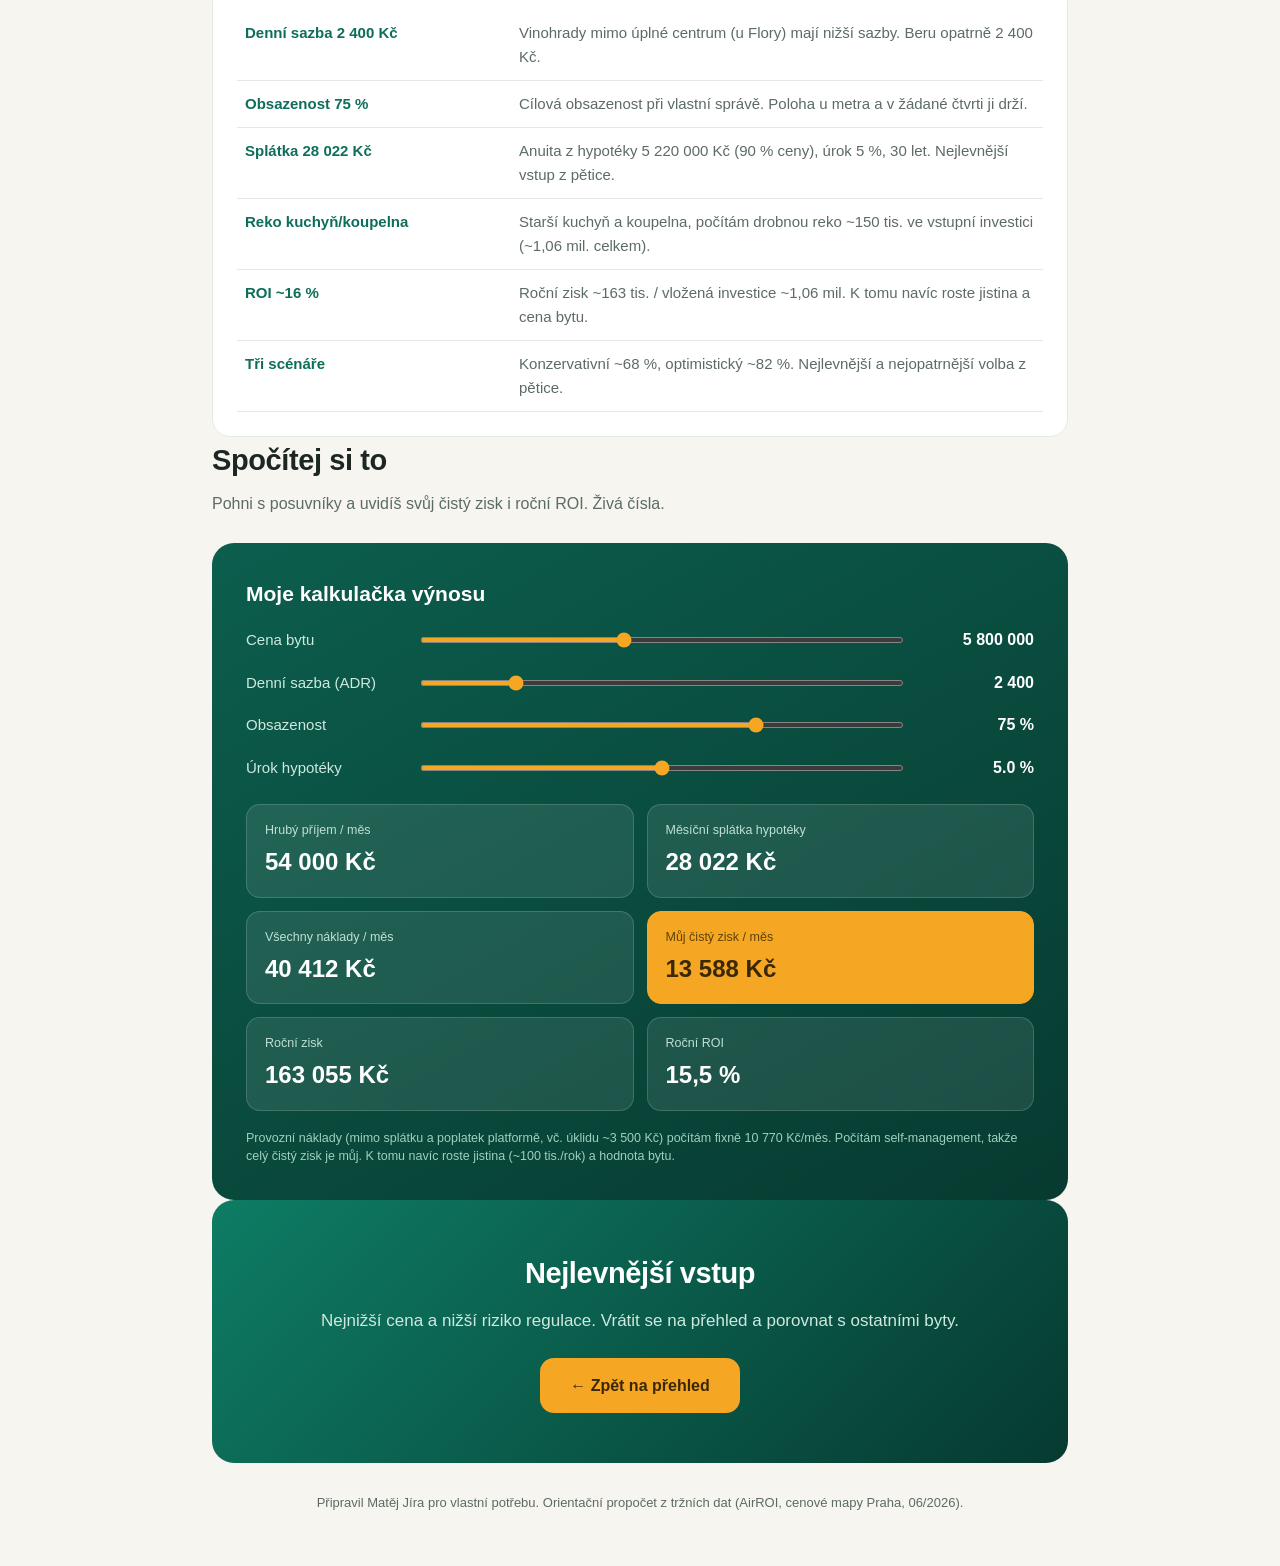
<file: lobkovic.html>
<!DOCTYPE html>
<html lang="cs">
<head>
<meta charset="UTF-8">
<meta name="viewport" content="width=device-width, initial-scale=1.0">
<title>Lobkovic 1+kk - můj propočet</title>
<link rel="stylesheet" href="style.css">
</head>
<body>

<header class="hero compact">
  <div class="wrap">
    <div class="topbar">
      <svg class="logo" viewBox="0 0 64 64" fill="none" aria-label="logo">
        <circle cx="32" cy="32" r="29" stroke="#ffffff" stroke-width="2.5"/>
        <circle cx="32" cy="32" r="22" stroke="rgba(255,255,255,.35)" stroke-width="1"/>
        <g class="needle"><polygon points="32,11 38.5,32 32,28.5 25.5,32" fill="#f5a623"/><polygon points="32,53 25.5,32 32,35.5 38.5,32" fill="#ffffff" opacity="0.9"/></g>
        <circle cx="32" cy="32" r="3.2" fill="#ffffff"/>
      </svg>
      <div class="brand">Matěj Jíra<span>Reality a investice</span></div>
      <a class="backlink" href="index.html">← Zpět na přehled</a>
    </div>
    <h1>Lobkovic 1+kk, Praha 3 - Vinohrady</h1>
    <p class="hparams">25 m² · 5 800 000 Kč · velmi dobrý stav · u metra Flora a Želivského · nižší riziko regulace</p>
    <div class="chips">
      <div class="chip"><div class="n" data-count="13590" data-suffix=" Kč">~13 590 Kč</div><div class="l">můj čistý zisk / měs</div></div>
      <div class="chip"><div class="n">~16 %</div><div class="l">roční ROI</div></div>
      <div class="chip"><div class="n">~1,06 mil.</div><div class="l">moje vstupní investice</div></div>
    </div>
  </div>
  <div class="blob a"></div><div class="blob b"></div>
</header>

<section class="wrap reveal">
  <h2>O bytě</h2>
  <p class="sub">1+kk, 25 m² s vestavěným spacím patrem, náměstí Jiřího z Lobkovic, Praha 3 Vinohrady, u metra Flora a Želivského. Osobní vlastnictví, velmi dobrý stav (kuchyň a koupelna by chtěly osvěžit - počítám drobnou reko). Energetická třída E. Nejlevnější vstup a nižší riziko regulace.</p>
  <a class="btn" href="https://www.sreality.cz/detail/prodej/byt/1+kk/praha-vinohrady-namesti-jiriho-z-lobkovic/4088762444" target="_blank" rel="noopener">Zobrazit inzerát na Sreality →</a>
  <div class="card">
    <h3 style="margin-bottom:14px">Veškeré měsíční náklady (při obsazenosti 75 %)</h3>
    <table>
      <tr><td>Splátka hypotéky (90 % z 5,8 mil., 5 %, 30 let)</td><td class="r">28 022 Kč</td></tr>
      <tr><td>Poplatky domu (fond oprav, správa, teplo, voda)</td><td class="r">2 600 Kč</td></tr>
      <tr><td>Elektřina</td><td class="r">1 700 Kč</td></tr>
      <tr><td>Internet + TV</td><td class="r">600 Kč</td></tr>
      <tr><td>Pojištění</td><td class="r">430 Kč</td></tr>
      <tr><td>Daň z nemovitosti</td><td class="r">140 Kč</td></tr>
      <tr><td>Úklid mezi hosty</td><td class="r">3 500 Kč</td></tr>
      <tr><td>Spotřební materiál (hygiena, káva, drogerie)</td><td class="r">600 Kč</td></tr>
      <tr><td>Rezerva na opravy a opotřebení</td><td class="r">1 200 Kč</td></tr>
      <tr><td>Poplatek platformě Airbnb (~3 %)</td><td class="r">1 620 Kč</td></tr>
      <tr class="total"><td>Celkové měsíční náklady</td><td class="r">40 412 Kč</td></tr>
    </table>
  </div>
  <p style="font-size:13px;color:var(--muted);margin-top:12px">Self-management - spravuju sám, celý čistý zisk je můj. Úklid ~3 500 Kč jako plný náklad (část pokryje poplatek od hosta). Prádlo a ručníky jsou jednorázový nákup.</p>
  <div style="height:18px"></div>
  <h3 style="margin-bottom:10px">Můj čistý zisk podle obsazenosti</h3>
  <div class="scen">
    <div class="s"><div class="label">Konzervativní</div><div class="big">8 700 Kč</div><div class="small">obsazenost ~68 %<br>příjem 48 960 Kč/měs</div></div>
    <div class="s mid"><div class="label">Cílový (75 %)</div><div class="big">13 590 Kč</div><div class="small">obsazenost 75 %<br>příjem 54 000 Kč/měs</div></div>
    <div class="s"><div class="label">Optimistický</div><div class="big">18 480 Kč</div><div class="small">obsazenost ~82 %<br>příjem 59 040 Kč/měs</div></div>
  </div>
  <div style="height:26px"></div>
  <h3 style="margin-bottom:10px">Jak jsem k číslům došel</h3>
  <p class="sub" style="margin-bottom:14px">Konzervativně na sazbách, poctivě na nákladech.</p>
  <div class="card">
    <table>
      <tr><td class="mlabel">Denní sazba 2 400 Kč</td><td style="color:var(--muted)">Vinohrady mimo úplné centrum (u Flory) mají nižší sazby. Beru opatrně 2 400 Kč.</td></tr>
      <tr><td class="mlabel">Obsazenost 75 %</td><td style="color:var(--muted)">Cílová obsazenost při vlastní správě. Poloha u metra a v žádané čtvrti ji drží.</td></tr>
      <tr><td class="mlabel">Splátka 28 022 Kč</td><td style="color:var(--muted)">Anuita z hypotéky 5 220 000 Kč (90 % ceny), úrok 5 %, 30 let. Nejlevnější vstup z pětice.</td></tr>
      <tr><td class="mlabel">Reko kuchyň/koupelna</td><td style="color:var(--muted)">Starší kuchyň a koupelna, počítám drobnou reko ~150 tis. ve vstupní investici (~1,06 mil. celkem).</td></tr>
      <tr><td class="mlabel">ROI ~16 %</td><td style="color:var(--muted)">Roční zisk ~163 tis. / vložená investice ~1,06 mil. K tomu navíc roste jistina a cena bytu.</td></tr>
      <tr><td class="mlabel">Tři scénáře</td><td style="color:var(--muted)">Konzervativní ~68 %, optimistický ~82 %. Nejlevnější a nejopatrnější volba z pětice.</td></tr>
    </table>
  </div>
</section>

<section class="wrap reveal">
  <h2>Spočítej si to</h2>
  <p class="sub">Pohni s posuvníky a uvidíš svůj čistý zisk i roční ROI. Živá čísla.</p>
  <div class="calc" id="calc" data-provoz="10770" data-extra="475000">
    <h3>Moje kalkulačka výnosu</h3>
    <div class="row"><label>Cena bytu</label><input type="range" id="c_cena" min="3500000" max="9000000" step="50000" value="5800000"><span class="val" id="v_cena"></span></div>
    <div class="row"><label>Denní sazba (ADR)</label><input type="range" id="c_adr" min="1800" max="5000" step="50" value="2400"><span class="val" id="v_adr"></span></div>
    <div class="row"><label>Obsazenost</label><input type="range" id="c_occ" min="40" max="90" step="1" value="75"><span class="val" id="v_occ"></span></div>
    <div class="row"><label>Úrok hypotéky</label><input type="range" id="c_ur" min="3" max="7" step="0.1" value="5"><span class="val" id="v_ur"></span></div>
    <div class="out">
      <div class="o"><div class="k">Hrubý příjem / měs</div><div class="v" id="o_gross"></div></div>
      <div class="o"><div class="k">Měsíční splátka hypotéky</div><div class="v" id="o_spl"></div></div>
      <div class="o"><div class="k">Všechny náklady / měs</div><div class="v" id="o_nak"></div></div>
      <div class="o hl"><div class="k">Můj čistý zisk / měs</div><div class="v" id="o_zisk"></div></div>
      <div class="o"><div class="k">Roční zisk</div><div class="v" id="o_rok"></div></div>
      <div class="o"><div class="k">Roční ROI</div><div class="v" id="o_roi"></div></div>
    </div>
    <p class="note">Provozní náklady (mimo splátku a poplatek platformě, vč. úklidu ~3 500 Kč) počítám fixně 10 770 Kč/měs. Počítám self-management, takže celý čistý zisk je můj. K tomu navíc roste jistina (~100 tis./rok) a hodnota bytu.</p>
  </div>
</section>

<section class="wrap reveal">
  <div class="cta">
    <h2>Nejlevnější vstup</h2>
    <p>Nejnižší cena a nižší riziko regulace. Vrátit se na přehled a porovnat s ostatními byty.</p>
    <a class="pulse" href="index.html">← Zpět na přehled</a>
  </div>
</section>

<div class="foot wrap">Připravil Matěj Jíra pro vlastní potřebu. Orientační propočet z tržních dat (AirROI, cenové mapy Praha, 06/2026).</div>

<script src="app.js"></script>
</body>
</html>
</file>
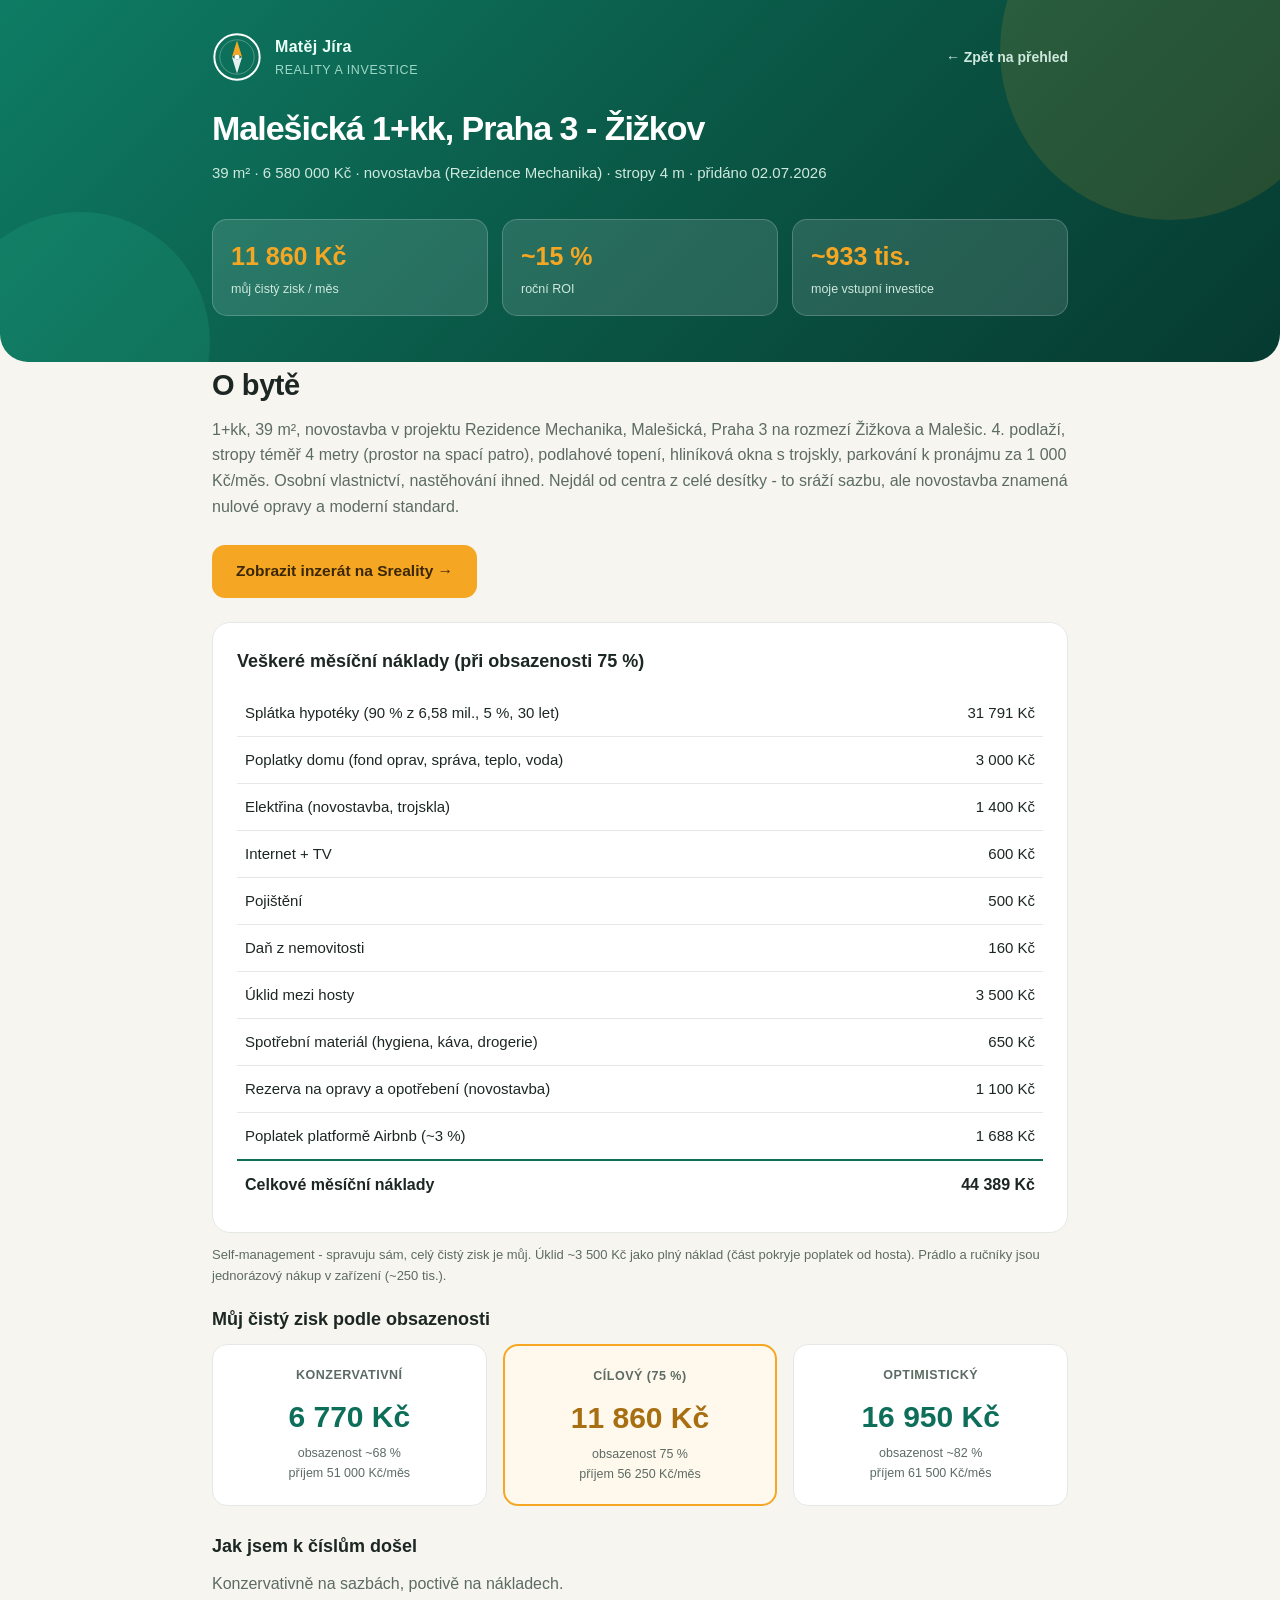
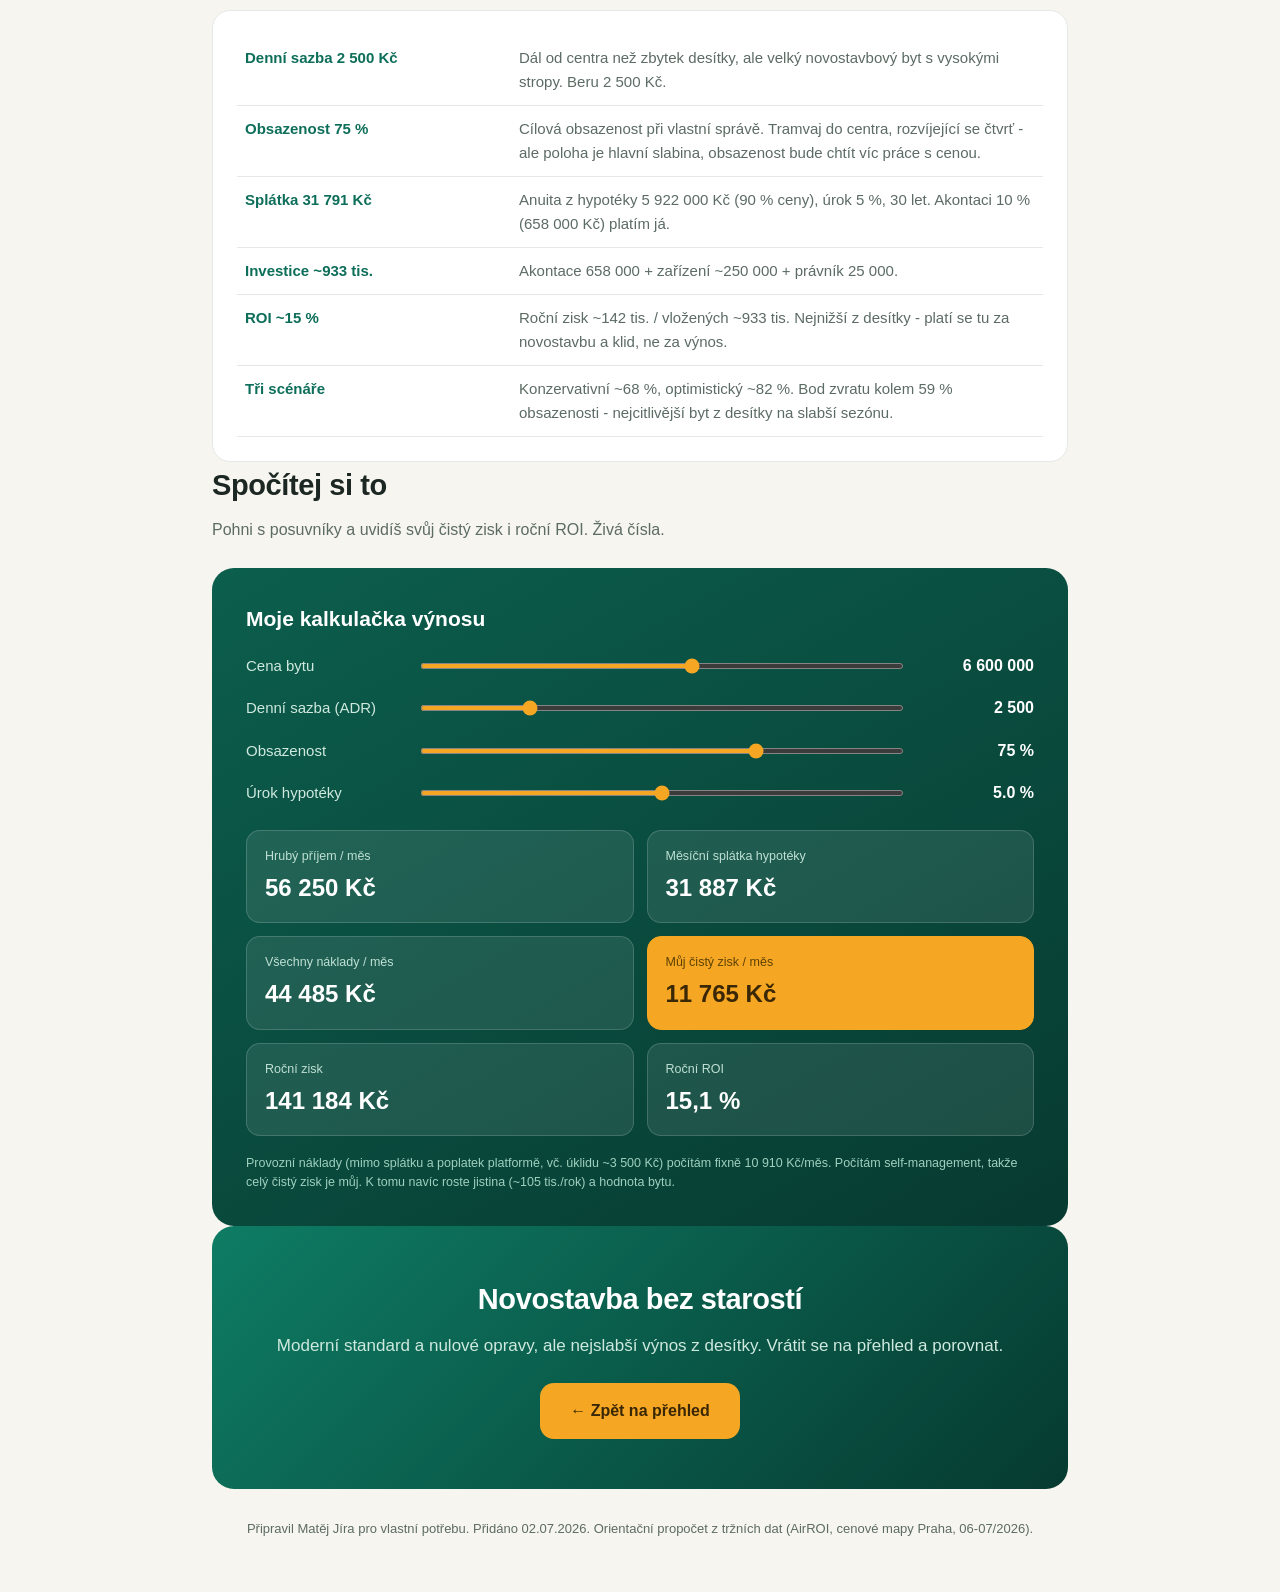
<file: malesicka.html>
<!DOCTYPE html>
<html lang="cs">
<head>
<meta charset="UTF-8">
<meta name="viewport" content="width=device-width, initial-scale=1.0">
<title>Malešická 1+kk - můj propočet</title>
<link rel="stylesheet" href="style.css">
</head>
<body>

<header class="hero compact">
  <div class="wrap">
    <div class="topbar">
      <svg class="logo" viewBox="0 0 64 64" fill="none" aria-label="logo">
        <circle cx="32" cy="32" r="29" stroke="#ffffff" stroke-width="2.5"/>
        <circle cx="32" cy="32" r="22" stroke="rgba(255,255,255,.35)" stroke-width="1"/>
        <g class="needle"><polygon points="32,11 38.5,32 32,28.5 25.5,32" fill="#f5a623"/><polygon points="32,53 25.5,32 32,35.5 38.5,32" fill="#ffffff" opacity="0.9"/></g>
        <circle cx="32" cy="32" r="3.2" fill="#ffffff"/>
      </svg>
      <div class="brand">Matěj Jíra<span>Reality a investice</span></div>
      <a class="backlink" href="index.html">← Zpět na přehled</a>
    </div>
    <h1>Malešická 1+kk, Praha 3 - Žižkov</h1>
    <p class="hparams">39 m² · 6 580 000 Kč · novostavba (Rezidence Mechanika) · stropy 4 m · přidáno 02.07.2026</p>
    <div class="chips">
      <div class="chip"><div class="n" data-count="11860" data-suffix=" Kč">~11 860 Kč</div><div class="l">můj čistý zisk / měs</div></div>
      <div class="chip"><div class="n">~15 %</div><div class="l">roční ROI</div></div>
      <div class="chip"><div class="n">~933 tis.</div><div class="l">moje vstupní investice</div></div>
    </div>
  </div>
  <div class="blob a"></div><div class="blob b"></div>
</header>

<section class="wrap reveal">
  <h2>O bytě</h2>
  <p class="sub">1+kk, 39 m², novostavba v projektu Rezidence Mechanika, Malešická, Praha 3 na rozmezí Žižkova a Malešic. 4. podlaží, stropy téměř 4 metry (prostor na spací patro), podlahové topení, hliníková okna s trojskly, parkování k pronájmu za 1 000 Kč/měs. Osobní vlastnictví, nastěhování ihned. Nejdál od centra z celé desítky - to sráží sazbu, ale novostavba znamená nulové opravy a moderní standard.</p>
  <a class="btn" href="https://www.sreality.cz/detail/prodej/byt/1+kk/praha-zizkov-malesicka/3933430604" target="_blank" rel="noopener">Zobrazit inzerát na Sreality →</a>
  <div class="card">
    <h3 style="margin-bottom:14px">Veškeré měsíční náklady (při obsazenosti 75 %)</h3>
    <table>
      <tr><td>Splátka hypotéky (90 % z 6,58 mil., 5 %, 30 let)</td><td class="r">31 791 Kč</td></tr>
      <tr><td>Poplatky domu (fond oprav, správa, teplo, voda)</td><td class="r">3 000 Kč</td></tr>
      <tr><td>Elektřina (novostavba, trojskla)</td><td class="r">1 400 Kč</td></tr>
      <tr><td>Internet + TV</td><td class="r">600 Kč</td></tr>
      <tr><td>Pojištění</td><td class="r">500 Kč</td></tr>
      <tr><td>Daň z nemovitosti</td><td class="r">160 Kč</td></tr>
      <tr><td>Úklid mezi hosty</td><td class="r">3 500 Kč</td></tr>
      <tr><td>Spotřební materiál (hygiena, káva, drogerie)</td><td class="r">650 Kč</td></tr>
      <tr><td>Rezerva na opravy a opotřebení (novostavba)</td><td class="r">1 100 Kč</td></tr>
      <tr><td>Poplatek platformě Airbnb (~3 %)</td><td class="r">1 688 Kč</td></tr>
      <tr class="total"><td>Celkové měsíční náklady</td><td class="r">44 389 Kč</td></tr>
    </table>
  </div>
  <p style="font-size:13px;color:var(--muted);margin-top:12px">Self-management - spravuju sám, celý čistý zisk je můj. Úklid ~3 500 Kč jako plný náklad (část pokryje poplatek od hosta). Prádlo a ručníky jsou jednorázový nákup v zařízení (~250 tis.).</p>
  <div style="height:18px"></div>
  <h3 style="margin-bottom:10px">Můj čistý zisk podle obsazenosti</h3>
  <div class="scen">
    <div class="s"><div class="label">Konzervativní</div><div class="big">6 770 Kč</div><div class="small">obsazenost ~68 %<br>příjem 51 000 Kč/měs</div></div>
    <div class="s mid"><div class="label">Cílový (75 %)</div><div class="big">11 860 Kč</div><div class="small">obsazenost 75 %<br>příjem 56 250 Kč/měs</div></div>
    <div class="s"><div class="label">Optimistický</div><div class="big">16 950 Kč</div><div class="small">obsazenost ~82 %<br>příjem 61 500 Kč/měs</div></div>
  </div>
  <div style="height:26px"></div>
  <h3 style="margin-bottom:10px">Jak jsem k číslům došel</h3>
  <p class="sub" style="margin-bottom:14px">Konzervativně na sazbách, poctivě na nákladech.</p>
  <div class="card">
    <table>
      <tr><td class="mlabel">Denní sazba 2 500 Kč</td><td style="color:var(--muted)">Dál od centra než zbytek desítky, ale velký novostavbový byt s vysokými stropy. Beru 2 500 Kč.</td></tr>
      <tr><td class="mlabel">Obsazenost 75 %</td><td style="color:var(--muted)">Cílová obsazenost při vlastní správě. Tramvaj do centra, rozvíjející se čtvrť - ale poloha je hlavní slabina, obsazenost bude chtít víc práce s cenou.</td></tr>
      <tr><td class="mlabel">Splátka 31 791 Kč</td><td style="color:var(--muted)">Anuita z hypotéky 5 922 000 Kč (90 % ceny), úrok 5 %, 30 let. Akontaci 10 % (658 000 Kč) platím já.</td></tr>
      <tr><td class="mlabel">Investice ~933 tis.</td><td style="color:var(--muted)">Akontace 658 000 + zařízení ~250 000 + právník 25 000.</td></tr>
      <tr><td class="mlabel">ROI ~15 %</td><td style="color:var(--muted)">Roční zisk ~142 tis. / vložených ~933 tis. Nejnižší z desítky - platí se tu za novostavbu a klid, ne za výnos.</td></tr>
      <tr><td class="mlabel">Tři scénáře</td><td style="color:var(--muted)">Konzervativní ~68 %, optimistický ~82 %. Bod zvratu kolem 59 % obsazenosti - nejcitlivější byt z desítky na slabší sezónu.</td></tr>
    </table>
  </div>
</section>

<section class="wrap reveal">
  <h2>Spočítej si to</h2>
  <p class="sub">Pohni s posuvníky a uvidíš svůj čistý zisk i roční ROI. Živá čísla.</p>
  <div class="calc" id="calc" data-provoz="10910" data-extra="275000">
    <h3>Moje kalkulačka výnosu</h3>
    <div class="row"><label>Cena bytu</label><input type="range" id="c_cena" min="3500000" max="9000000" step="50000" value="6580000"><span class="val" id="v_cena"></span></div>
    <div class="row"><label>Denní sazba (ADR)</label><input type="range" id="c_adr" min="1800" max="5000" step="50" value="2500"><span class="val" id="v_adr"></span></div>
    <div class="row"><label>Obsazenost</label><input type="range" id="c_occ" min="40" max="90" step="1" value="75"><span class="val" id="v_occ"></span></div>
    <div class="row"><label>Úrok hypotéky</label><input type="range" id="c_ur" min="3" max="7" step="0.1" value="5"><span class="val" id="v_ur"></span></div>
    <div class="out">
      <div class="o"><div class="k">Hrubý příjem / měs</div><div class="v" id="o_gross"></div></div>
      <div class="o"><div class="k">Měsíční splátka hypotéky</div><div class="v" id="o_spl"></div></div>
      <div class="o"><div class="k">Všechny náklady / měs</div><div class="v" id="o_nak"></div></div>
      <div class="o hl"><div class="k">Můj čistý zisk / měs</div><div class="v" id="o_zisk"></div></div>
      <div class="o"><div class="k">Roční zisk</div><div class="v" id="o_rok"></div></div>
      <div class="o"><div class="k">Roční ROI</div><div class="v" id="o_roi"></div></div>
    </div>
    <p class="note">Provozní náklady (mimo splátku a poplatek platformě, vč. úklidu ~3 500 Kč) počítám fixně 10 910 Kč/měs. Počítám self-management, takže celý čistý zisk je můj. K tomu navíc roste jistina (~105 tis./rok) a hodnota bytu.</p>
  </div>
</section>

<section class="wrap reveal">
  <div class="cta">
    <h2>Novostavba bez starostí</h2>
    <p>Moderní standard a nulové opravy, ale nejslabší výnos z desítky. Vrátit se na přehled a porovnat.</p>
    <a class="pulse" href="index.html">← Zpět na přehled</a>
  </div>
</section>

<div class="foot wrap">Připravil Matěj Jíra pro vlastní potřebu. Přidáno 02.07.2026. Orientační propočet z tržních dat (AirROI, cenové mapy Praha, 06-07/2026).</div>

<script src="app.js"></script>
</body>
</html>
</file>
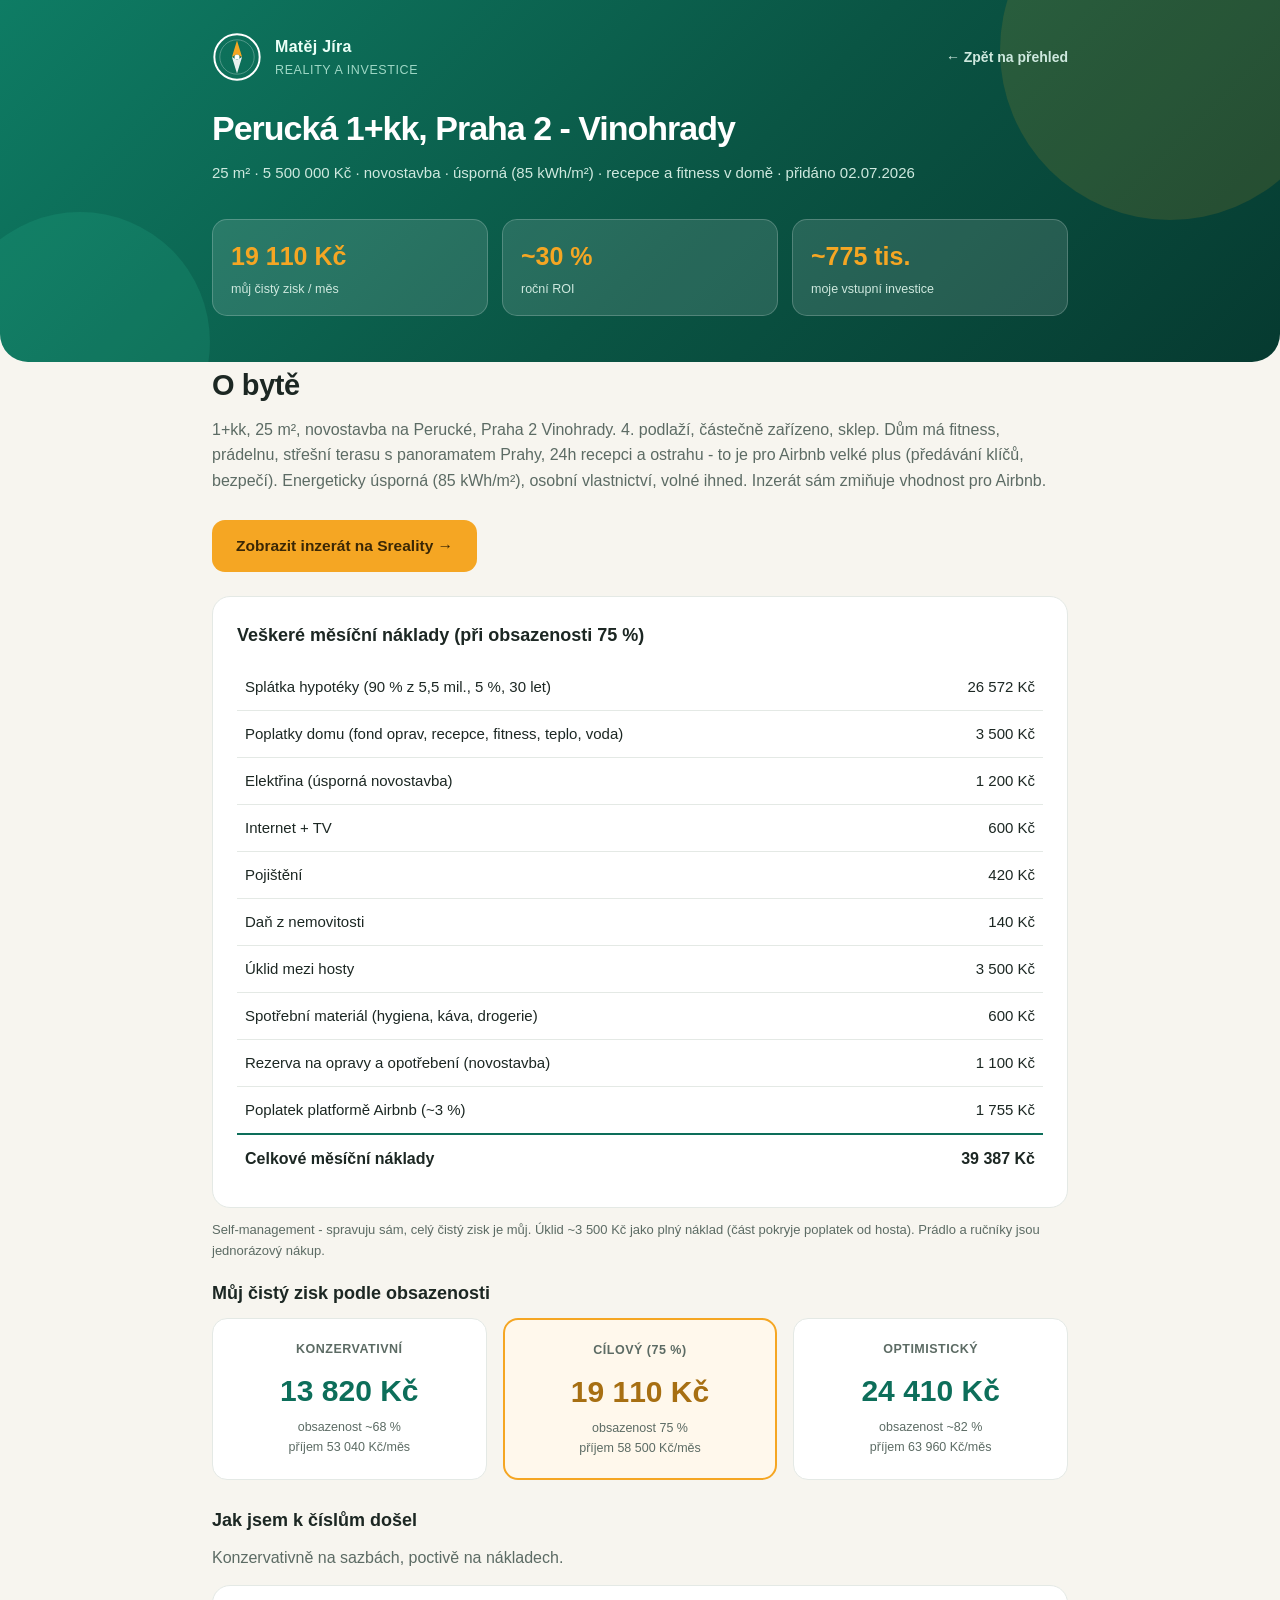
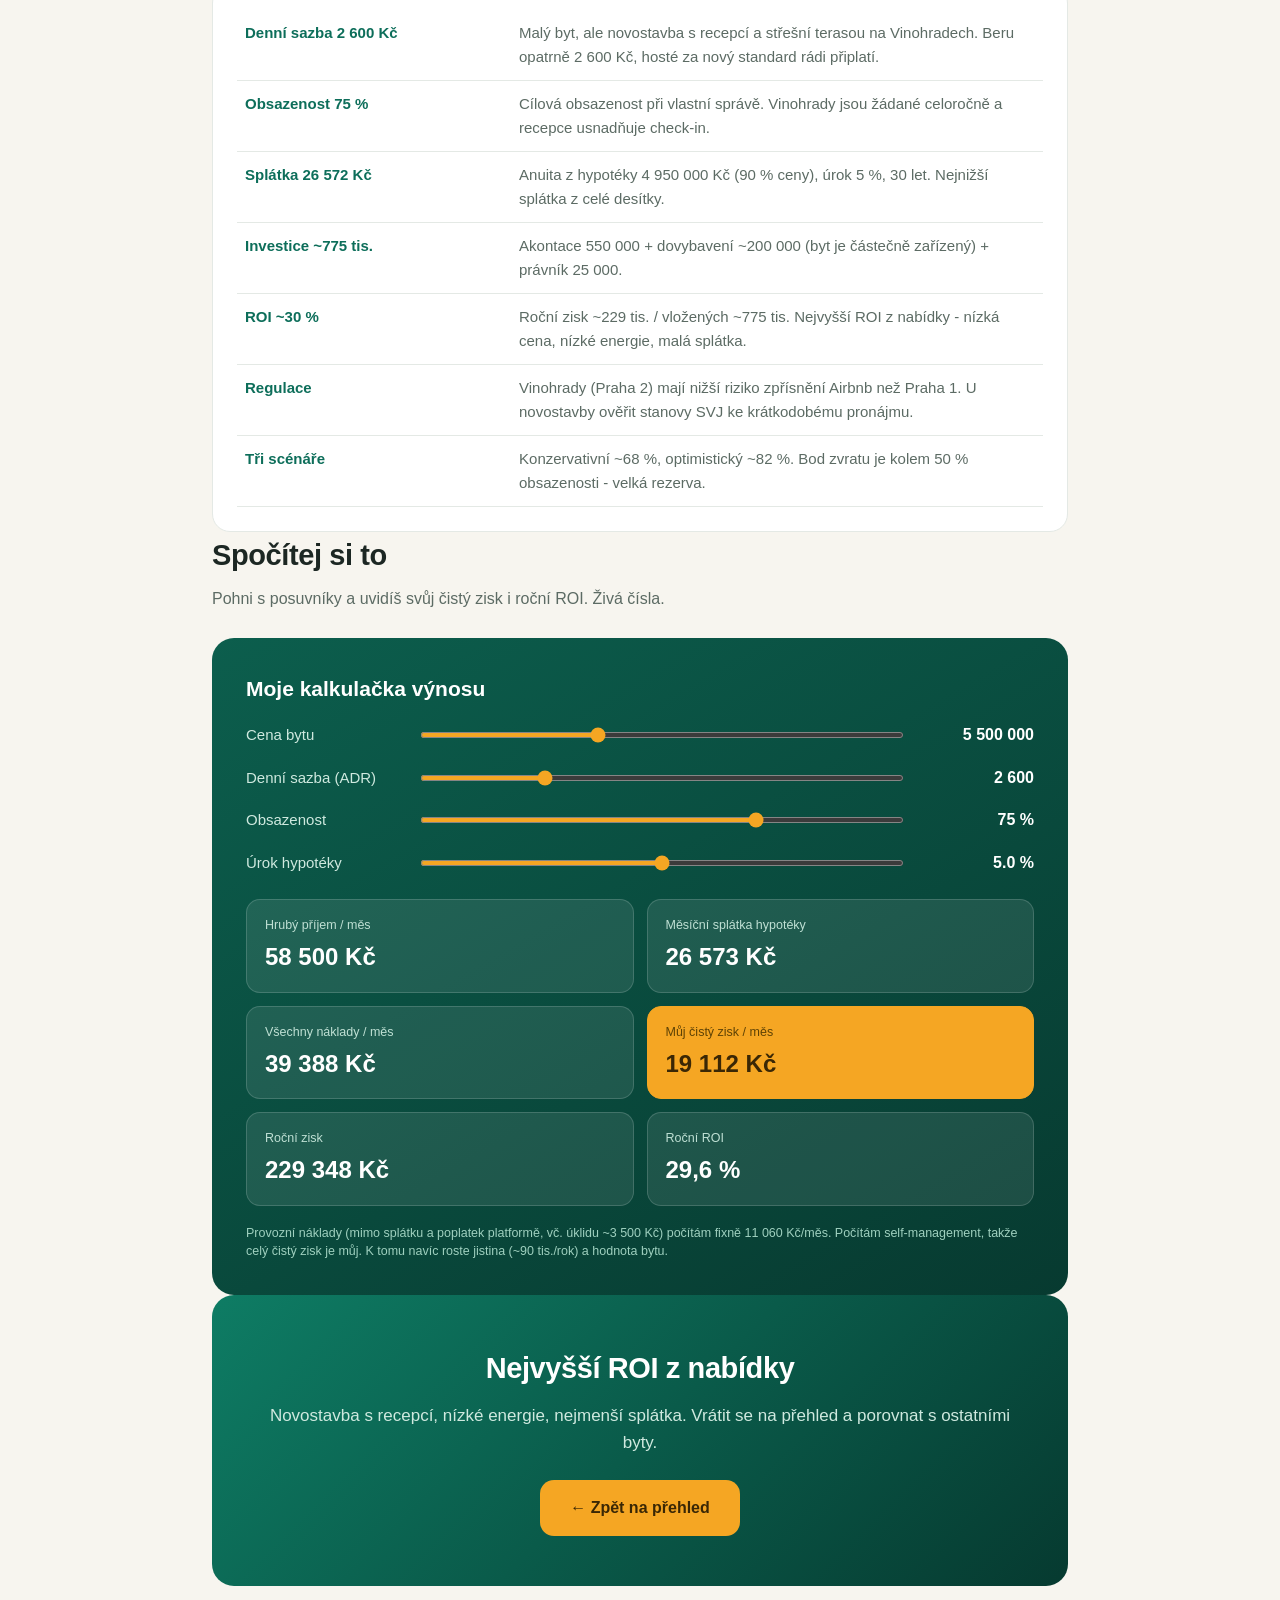
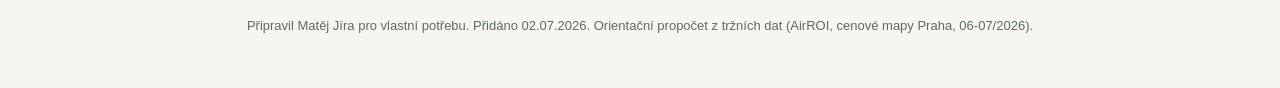
<file: perucka.html>
<!DOCTYPE html>
<html lang="cs">
<head>
<meta charset="UTF-8">
<meta name="viewport" content="width=device-width, initial-scale=1.0">
<title>Perucká 1+kk - můj propočet</title>
<link rel="stylesheet" href="style.css">
</head>
<body>

<header class="hero compact">
  <div class="wrap">
    <div class="topbar">
      <svg class="logo" viewBox="0 0 64 64" fill="none" aria-label="logo">
        <circle cx="32" cy="32" r="29" stroke="#ffffff" stroke-width="2.5"/>
        <circle cx="32" cy="32" r="22" stroke="rgba(255,255,255,.35)" stroke-width="1"/>
        <g class="needle"><polygon points="32,11 38.5,32 32,28.5 25.5,32" fill="#f5a623"/><polygon points="32,53 25.5,32 32,35.5 38.5,32" fill="#ffffff" opacity="0.9"/></g>
        <circle cx="32" cy="32" r="3.2" fill="#ffffff"/>
      </svg>
      <div class="brand">Matěj Jíra<span>Reality a investice</span></div>
      <a class="backlink" href="index.html">← Zpět na přehled</a>
    </div>
    <h1>Perucká 1+kk, Praha 2 - Vinohrady</h1>
    <p class="hparams">25 m² · 5 500 000 Kč · novostavba · úsporná (85 kWh/m²) · recepce a fitness v domě · přidáno 02.07.2026</p>
    <div class="chips">
      <div class="chip"><div class="n" data-count="19110" data-suffix=" Kč">~19 110 Kč</div><div class="l">můj čistý zisk / měs</div></div>
      <div class="chip"><div class="n">~30 %</div><div class="l">roční ROI</div></div>
      <div class="chip"><div class="n">~775 tis.</div><div class="l">moje vstupní investice</div></div>
    </div>
  </div>
  <div class="blob a"></div><div class="blob b"></div>
</header>

<section class="wrap reveal">
  <h2>O bytě</h2>
  <p class="sub">1+kk, 25 m², novostavba na Perucké, Praha 2 Vinohrady. 4. podlaží, částečně zařízeno, sklep. Dům má fitness, prádelnu, střešní terasu s panoramatem Prahy, 24h recepci a ostrahu - to je pro Airbnb velké plus (předávání klíčů, bezpečí). Energeticky úsporná (85 kWh/m²), osobní vlastnictví, volné ihned. Inzerát sám zmiňuje vhodnost pro Airbnb.</p>
  <a class="btn" href="https://www.sreality.cz/detail/prodej/byt/1+kk/praha-vinohrady-perucka/1028554828" target="_blank" rel="noopener">Zobrazit inzerát na Sreality →</a>
  <div class="card">
    <h3 style="margin-bottom:14px">Veškeré měsíční náklady (při obsazenosti 75 %)</h3>
    <table>
      <tr><td>Splátka hypotéky (90 % z 5,5 mil., 5 %, 30 let)</td><td class="r">26 572 Kč</td></tr>
      <tr><td>Poplatky domu (fond oprav, recepce, fitness, teplo, voda)</td><td class="r">3 500 Kč</td></tr>
      <tr><td>Elektřina (úsporná novostavba)</td><td class="r">1 200 Kč</td></tr>
      <tr><td>Internet + TV</td><td class="r">600 Kč</td></tr>
      <tr><td>Pojištění</td><td class="r">420 Kč</td></tr>
      <tr><td>Daň z nemovitosti</td><td class="r">140 Kč</td></tr>
      <tr><td>Úklid mezi hosty</td><td class="r">3 500 Kč</td></tr>
      <tr><td>Spotřební materiál (hygiena, káva, drogerie)</td><td class="r">600 Kč</td></tr>
      <tr><td>Rezerva na opravy a opotřebení (novostavba)</td><td class="r">1 100 Kč</td></tr>
      <tr><td>Poplatek platformě Airbnb (~3 %)</td><td class="r">1 755 Kč</td></tr>
      <tr class="total"><td>Celkové měsíční náklady</td><td class="r">39 387 Kč</td></tr>
    </table>
  </div>
  <p style="font-size:13px;color:var(--muted);margin-top:12px">Self-management - spravuju sám, celý čistý zisk je můj. Úklid ~3 500 Kč jako plný náklad (část pokryje poplatek od hosta). Prádlo a ručníky jsou jednorázový nákup.</p>
  <div style="height:18px"></div>
  <h3 style="margin-bottom:10px">Můj čistý zisk podle obsazenosti</h3>
  <div class="scen">
    <div class="s"><div class="label">Konzervativní</div><div class="big">13 820 Kč</div><div class="small">obsazenost ~68 %<br>příjem 53 040 Kč/měs</div></div>
    <div class="s mid"><div class="label">Cílový (75 %)</div><div class="big">19 110 Kč</div><div class="small">obsazenost 75 %<br>příjem 58 500 Kč/měs</div></div>
    <div class="s"><div class="label">Optimistický</div><div class="big">24 410 Kč</div><div class="small">obsazenost ~82 %<br>příjem 63 960 Kč/měs</div></div>
  </div>
  <div style="height:26px"></div>
  <h3 style="margin-bottom:10px">Jak jsem k číslům došel</h3>
  <p class="sub" style="margin-bottom:14px">Konzervativně na sazbách, poctivě na nákladech.</p>
  <div class="card">
    <table>
      <tr><td class="mlabel">Denní sazba 2 600 Kč</td><td style="color:var(--muted)">Malý byt, ale novostavba s recepcí a střešní terasou na Vinohradech. Beru opatrně 2 600 Kč, hosté za nový standard rádi připlatí.</td></tr>
      <tr><td class="mlabel">Obsazenost 75 %</td><td style="color:var(--muted)">Cílová obsazenost při vlastní správě. Vinohrady jsou žádané celoročně a recepce usnadňuje check-in.</td></tr>
      <tr><td class="mlabel">Splátka 26 572 Kč</td><td style="color:var(--muted)">Anuita z hypotéky 4 950 000 Kč (90 % ceny), úrok 5 %, 30 let. Nejnižší splátka z celé desítky.</td></tr>
      <tr><td class="mlabel">Investice ~775 tis.</td><td style="color:var(--muted)">Akontace 550 000 + dovybavení ~200 000 (byt je částečně zařízený) + právník 25 000.</td></tr>
      <tr><td class="mlabel">ROI ~30 %</td><td style="color:var(--muted)">Roční zisk ~229 tis. / vložených ~775 tis. Nejvyšší ROI z nabídky - nízká cena, nízké energie, malá splátka.</td></tr>
      <tr><td class="mlabel">Regulace</td><td style="color:var(--muted)">Vinohrady (Praha 2) mají nižší riziko zpřísnění Airbnb než Praha 1. U novostavby ověřit stanovy SVJ ke krátkodobému pronájmu.</td></tr>
      <tr><td class="mlabel">Tři scénáře</td><td style="color:var(--muted)">Konzervativní ~68 %, optimistický ~82 %. Bod zvratu je kolem 50 % obsazenosti - velká rezerva.</td></tr>
    </table>
  </div>
</section>

<section class="wrap reveal">
  <h2>Spočítej si to</h2>
  <p class="sub">Pohni s posuvníky a uvidíš svůj čistý zisk i roční ROI. Živá čísla.</p>
  <div class="calc" id="calc" data-provoz="11060" data-extra="225000">
    <h3>Moje kalkulačka výnosu</h3>
    <div class="row"><label>Cena bytu</label><input type="range" id="c_cena" min="3500000" max="9000000" step="50000" value="5500000"><span class="val" id="v_cena"></span></div>
    <div class="row"><label>Denní sazba (ADR)</label><input type="range" id="c_adr" min="1800" max="5000" step="50" value="2600"><span class="val" id="v_adr"></span></div>
    <div class="row"><label>Obsazenost</label><input type="range" id="c_occ" min="40" max="90" step="1" value="75"><span class="val" id="v_occ"></span></div>
    <div class="row"><label>Úrok hypotéky</label><input type="range" id="c_ur" min="3" max="7" step="0.1" value="5"><span class="val" id="v_ur"></span></div>
    <div class="out">
      <div class="o"><div class="k">Hrubý příjem / měs</div><div class="v" id="o_gross"></div></div>
      <div class="o"><div class="k">Měsíční splátka hypotéky</div><div class="v" id="o_spl"></div></div>
      <div class="o"><div class="k">Všechny náklady / měs</div><div class="v" id="o_nak"></div></div>
      <div class="o hl"><div class="k">Můj čistý zisk / měs</div><div class="v" id="o_zisk"></div></div>
      <div class="o"><div class="k">Roční zisk</div><div class="v" id="o_rok"></div></div>
      <div class="o"><div class="k">Roční ROI</div><div class="v" id="o_roi"></div></div>
    </div>
    <p class="note">Provozní náklady (mimo splátku a poplatek platformě, vč. úklidu ~3 500 Kč) počítám fixně 11 060 Kč/měs. Počítám self-management, takže celý čistý zisk je můj. K tomu navíc roste jistina (~90 tis./rok) a hodnota bytu.</p>
  </div>
</section>

<section class="wrap reveal">
  <div class="cta">
    <h2>Nejvyšší ROI z nabídky</h2>
    <p>Novostavba s recepcí, nízké energie, nejmenší splátka. Vrátit se na přehled a porovnat s ostatními byty.</p>
    <a class="pulse" href="index.html">← Zpět na přehled</a>
  </div>
</section>

<div class="foot wrap">Připravil Matěj Jíra pro vlastní potřebu. Přidáno 02.07.2026. Orientační propočet z tržních dat (AirROI, cenové mapy Praha, 06-07/2026).</div>

<script src="app.js"></script>
</body>
</html>
</file>
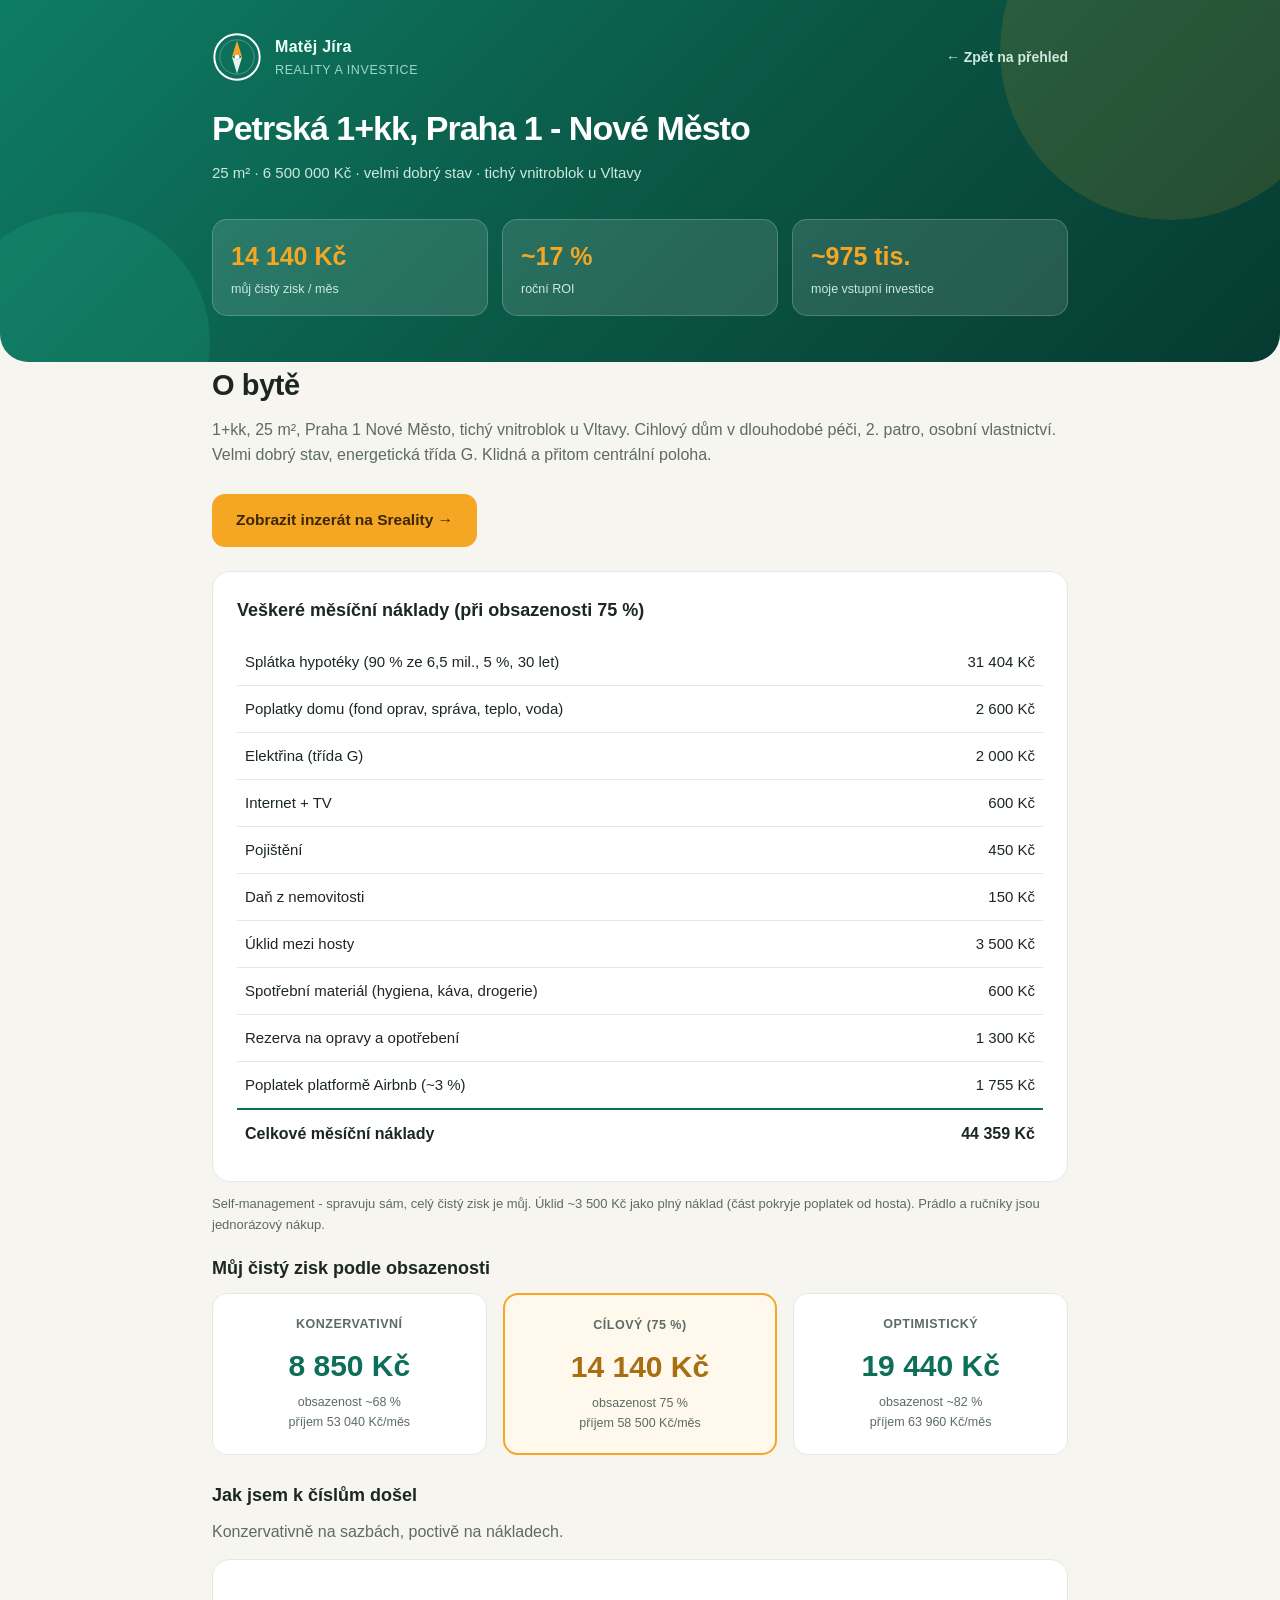
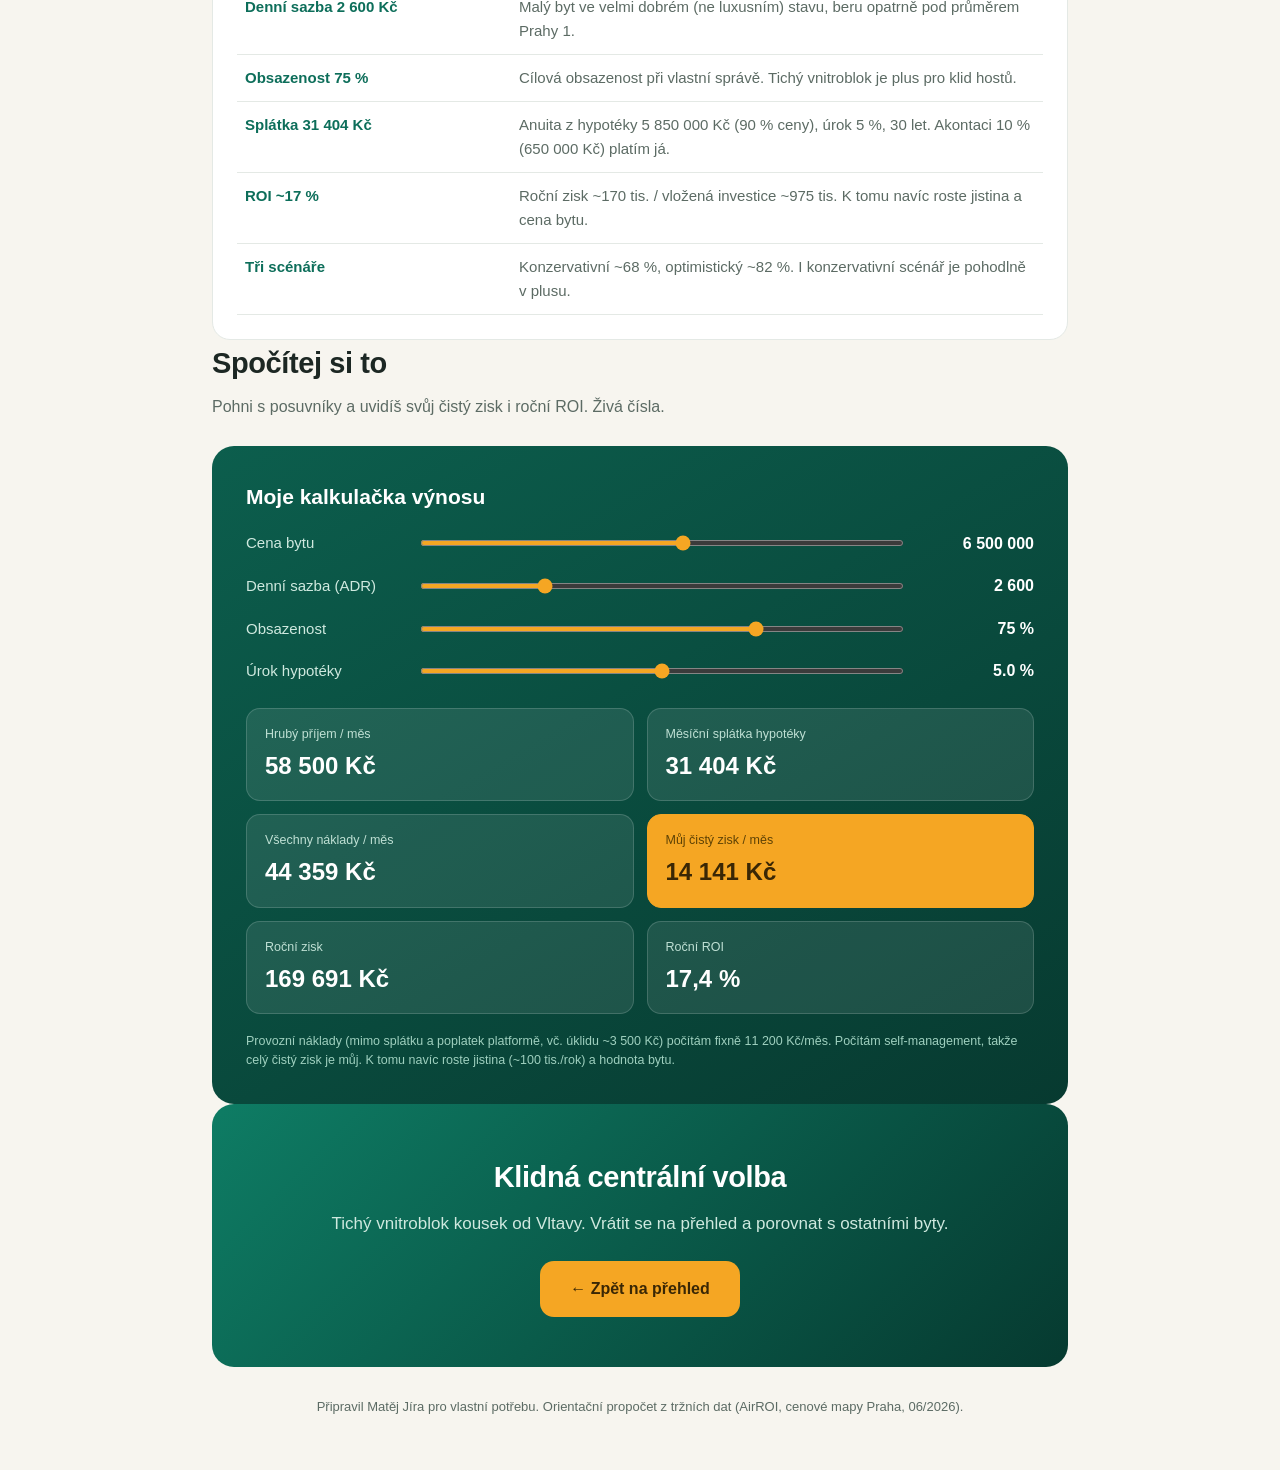
<file: petrska.html>
<!DOCTYPE html>
<html lang="cs">
<head>
<meta charset="UTF-8">
<meta name="viewport" content="width=device-width, initial-scale=1.0">
<title>Petrská 1+kk - můj propočet</title>
<link rel="stylesheet" href="style.css">
</head>
<body>

<header class="hero compact">
  <div class="wrap">
    <div class="topbar">
      <svg class="logo" viewBox="0 0 64 64" fill="none" aria-label="logo">
        <circle cx="32" cy="32" r="29" stroke="#ffffff" stroke-width="2.5"/>
        <circle cx="32" cy="32" r="22" stroke="rgba(255,255,255,.35)" stroke-width="1"/>
        <g class="needle"><polygon points="32,11 38.5,32 32,28.5 25.5,32" fill="#f5a623"/><polygon points="32,53 25.5,32 32,35.5 38.5,32" fill="#ffffff" opacity="0.9"/></g>
        <circle cx="32" cy="32" r="3.2" fill="#ffffff"/>
      </svg>
      <div class="brand">Matěj Jíra<span>Reality a investice</span></div>
      <a class="backlink" href="index.html">← Zpět na přehled</a>
    </div>
    <h1>Petrská 1+kk, Praha 1 - Nové Město</h1>
    <p class="hparams">25 m² · 6 500 000 Kč · velmi dobrý stav · tichý vnitroblok u Vltavy</p>
    <div class="chips">
      <div class="chip"><div class="n" data-count="14140" data-suffix=" Kč">~14 140 Kč</div><div class="l">můj čistý zisk / měs</div></div>
      <div class="chip"><div class="n">~17 %</div><div class="l">roční ROI</div></div>
      <div class="chip"><div class="n">~975 tis.</div><div class="l">moje vstupní investice</div></div>
    </div>
  </div>
  <div class="blob a"></div><div class="blob b"></div>
</header>

<section class="wrap reveal">
  <h2>O bytě</h2>
  <p class="sub">1+kk, 25 m², Praha 1 Nové Město, tichý vnitroblok u Vltavy. Cihlový dům v dlouhodobé péči, 2. patro, osobní vlastnictví. Velmi dobrý stav, energetická třída G. Klidná a přitom centrální poloha.</p>
  <a class="btn" href="https://www.sreality.cz/detail/prodej/byt/1+kk/praha-nove-mesto-petrska/1554485324" target="_blank" rel="noopener">Zobrazit inzerát na Sreality →</a>
  <div class="card">
    <h3 style="margin-bottom:14px">Veškeré měsíční náklady (při obsazenosti 75 %)</h3>
    <table>
      <tr><td>Splátka hypotéky (90 % ze 6,5 mil., 5 %, 30 let)</td><td class="r">31 404 Kč</td></tr>
      <tr><td>Poplatky domu (fond oprav, správa, teplo, voda)</td><td class="r">2 600 Kč</td></tr>
      <tr><td>Elektřina (třída G)</td><td class="r">2 000 Kč</td></tr>
      <tr><td>Internet + TV</td><td class="r">600 Kč</td></tr>
      <tr><td>Pojištění</td><td class="r">450 Kč</td></tr>
      <tr><td>Daň z nemovitosti</td><td class="r">150 Kč</td></tr>
      <tr><td>Úklid mezi hosty</td><td class="r">3 500 Kč</td></tr>
      <tr><td>Spotřební materiál (hygiena, káva, drogerie)</td><td class="r">600 Kč</td></tr>
      <tr><td>Rezerva na opravy a opotřebení</td><td class="r">1 300 Kč</td></tr>
      <tr><td>Poplatek platformě Airbnb (~3 %)</td><td class="r">1 755 Kč</td></tr>
      <tr class="total"><td>Celkové měsíční náklady</td><td class="r">44 359 Kč</td></tr>
    </table>
  </div>
  <p style="font-size:13px;color:var(--muted);margin-top:12px">Self-management - spravuju sám, celý čistý zisk je můj. Úklid ~3 500 Kč jako plný náklad (část pokryje poplatek od hosta). Prádlo a ručníky jsou jednorázový nákup.</p>
  <div style="height:18px"></div>
  <h3 style="margin-bottom:10px">Můj čistý zisk podle obsazenosti</h3>
  <div class="scen">
    <div class="s"><div class="label">Konzervativní</div><div class="big">8 850 Kč</div><div class="small">obsazenost ~68 %<br>příjem 53 040 Kč/měs</div></div>
    <div class="s mid"><div class="label">Cílový (75 %)</div><div class="big">14 140 Kč</div><div class="small">obsazenost 75 %<br>příjem 58 500 Kč/měs</div></div>
    <div class="s"><div class="label">Optimistický</div><div class="big">19 440 Kč</div><div class="small">obsazenost ~82 %<br>příjem 63 960 Kč/měs</div></div>
  </div>
  <div style="height:26px"></div>
  <h3 style="margin-bottom:10px">Jak jsem k číslům došel</h3>
  <p class="sub" style="margin-bottom:14px">Konzervativně na sazbách, poctivě na nákladech.</p>
  <div class="card">
    <table>
      <tr><td class="mlabel">Denní sazba 2 600 Kč</td><td style="color:var(--muted)">Malý byt ve velmi dobrém (ne luxusním) stavu, beru opatrně pod průměrem Prahy 1.</td></tr>
      <tr><td class="mlabel">Obsazenost 75 %</td><td style="color:var(--muted)">Cílová obsazenost při vlastní správě. Tichý vnitroblok je plus pro klid hostů.</td></tr>
      <tr><td class="mlabel">Splátka 31 404 Kč</td><td style="color:var(--muted)">Anuita z hypotéky 5 850 000 Kč (90 % ceny), úrok 5 %, 30 let. Akontaci 10 % (650 000 Kč) platím já.</td></tr>
      <tr><td class="mlabel">ROI ~17 %</td><td style="color:var(--muted)">Roční zisk ~170 tis. / vložená investice ~975 tis. K tomu navíc roste jistina a cena bytu.</td></tr>
      <tr><td class="mlabel">Tři scénáře</td><td style="color:var(--muted)">Konzervativní ~68 %, optimistický ~82 %. I konzervativní scénář je pohodlně v plusu.</td></tr>
    </table>
  </div>
</section>

<section class="wrap reveal">
  <h2>Spočítej si to</h2>
  <p class="sub">Pohni s posuvníky a uvidíš svůj čistý zisk i roční ROI. Živá čísla.</p>
  <div class="calc" id="calc" data-provoz="11200" data-extra="325000">
    <h3>Moje kalkulačka výnosu</h3>
    <div class="row"><label>Cena bytu</label><input type="range" id="c_cena" min="3500000" max="9000000" step="50000" value="6500000"><span class="val" id="v_cena"></span></div>
    <div class="row"><label>Denní sazba (ADR)</label><input type="range" id="c_adr" min="1800" max="5000" step="50" value="2600"><span class="val" id="v_adr"></span></div>
    <div class="row"><label>Obsazenost</label><input type="range" id="c_occ" min="40" max="90" step="1" value="75"><span class="val" id="v_occ"></span></div>
    <div class="row"><label>Úrok hypotéky</label><input type="range" id="c_ur" min="3" max="7" step="0.1" value="5"><span class="val" id="v_ur"></span></div>
    <div class="out">
      <div class="o"><div class="k">Hrubý příjem / měs</div><div class="v" id="o_gross"></div></div>
      <div class="o"><div class="k">Měsíční splátka hypotéky</div><div class="v" id="o_spl"></div></div>
      <div class="o"><div class="k">Všechny náklady / měs</div><div class="v" id="o_nak"></div></div>
      <div class="o hl"><div class="k">Můj čistý zisk / měs</div><div class="v" id="o_zisk"></div></div>
      <div class="o"><div class="k">Roční zisk</div><div class="v" id="o_rok"></div></div>
      <div class="o"><div class="k">Roční ROI</div><div class="v" id="o_roi"></div></div>
    </div>
    <p class="note">Provozní náklady (mimo splátku a poplatek platformě, vč. úklidu ~3 500 Kč) počítám fixně 11 200 Kč/měs. Počítám self-management, takže celý čistý zisk je můj. K tomu navíc roste jistina (~100 tis./rok) a hodnota bytu.</p>
  </div>
</section>

<section class="wrap reveal">
  <div class="cta">
    <h2>Klidná centrální volba</h2>
    <p>Tichý vnitroblok kousek od Vltavy. Vrátit se na přehled a porovnat s ostatními byty.</p>
    <a class="pulse" href="index.html">← Zpět na přehled</a>
  </div>
</section>

<div class="foot wrap">Připravil Matěj Jíra pro vlastní potřebu. Orientační propočet z tržních dat (AirROI, cenové mapy Praha, 06/2026).</div>

<script src="app.js"></script>
</body>
</html>
</file>
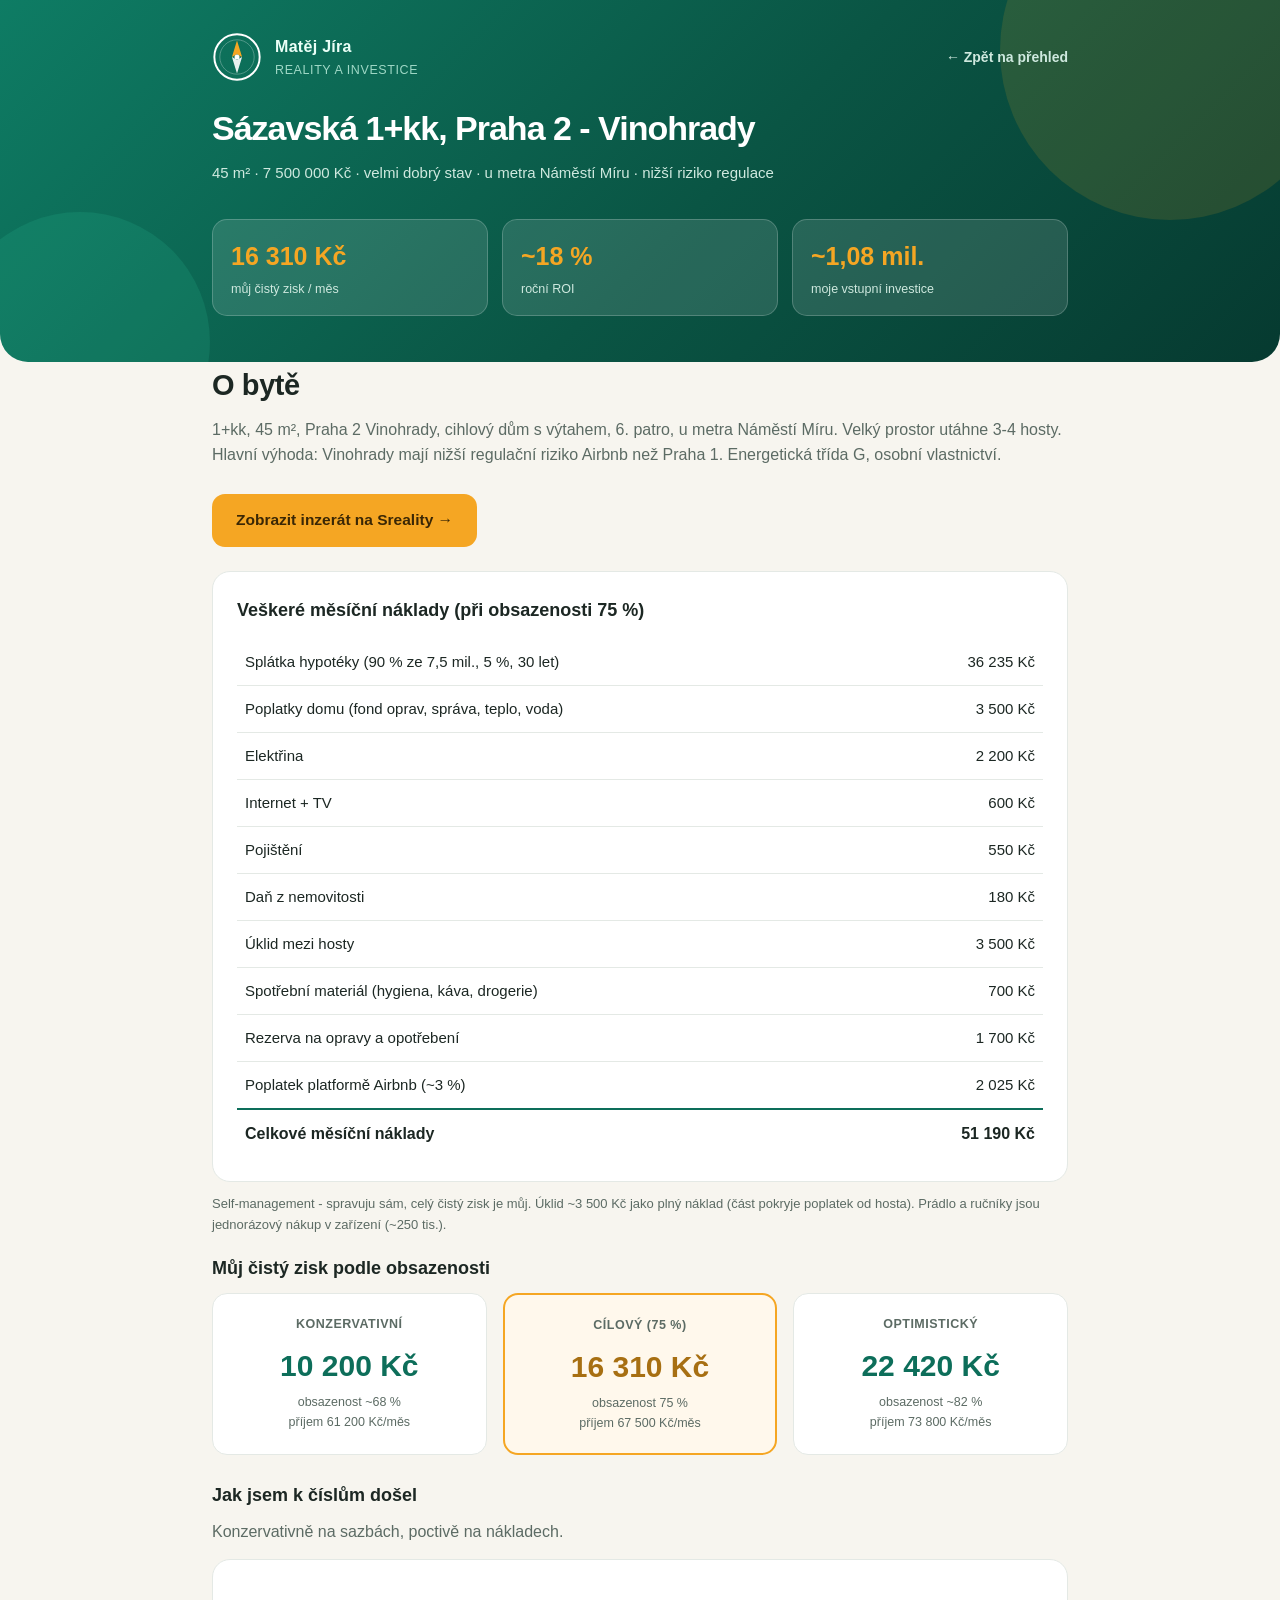
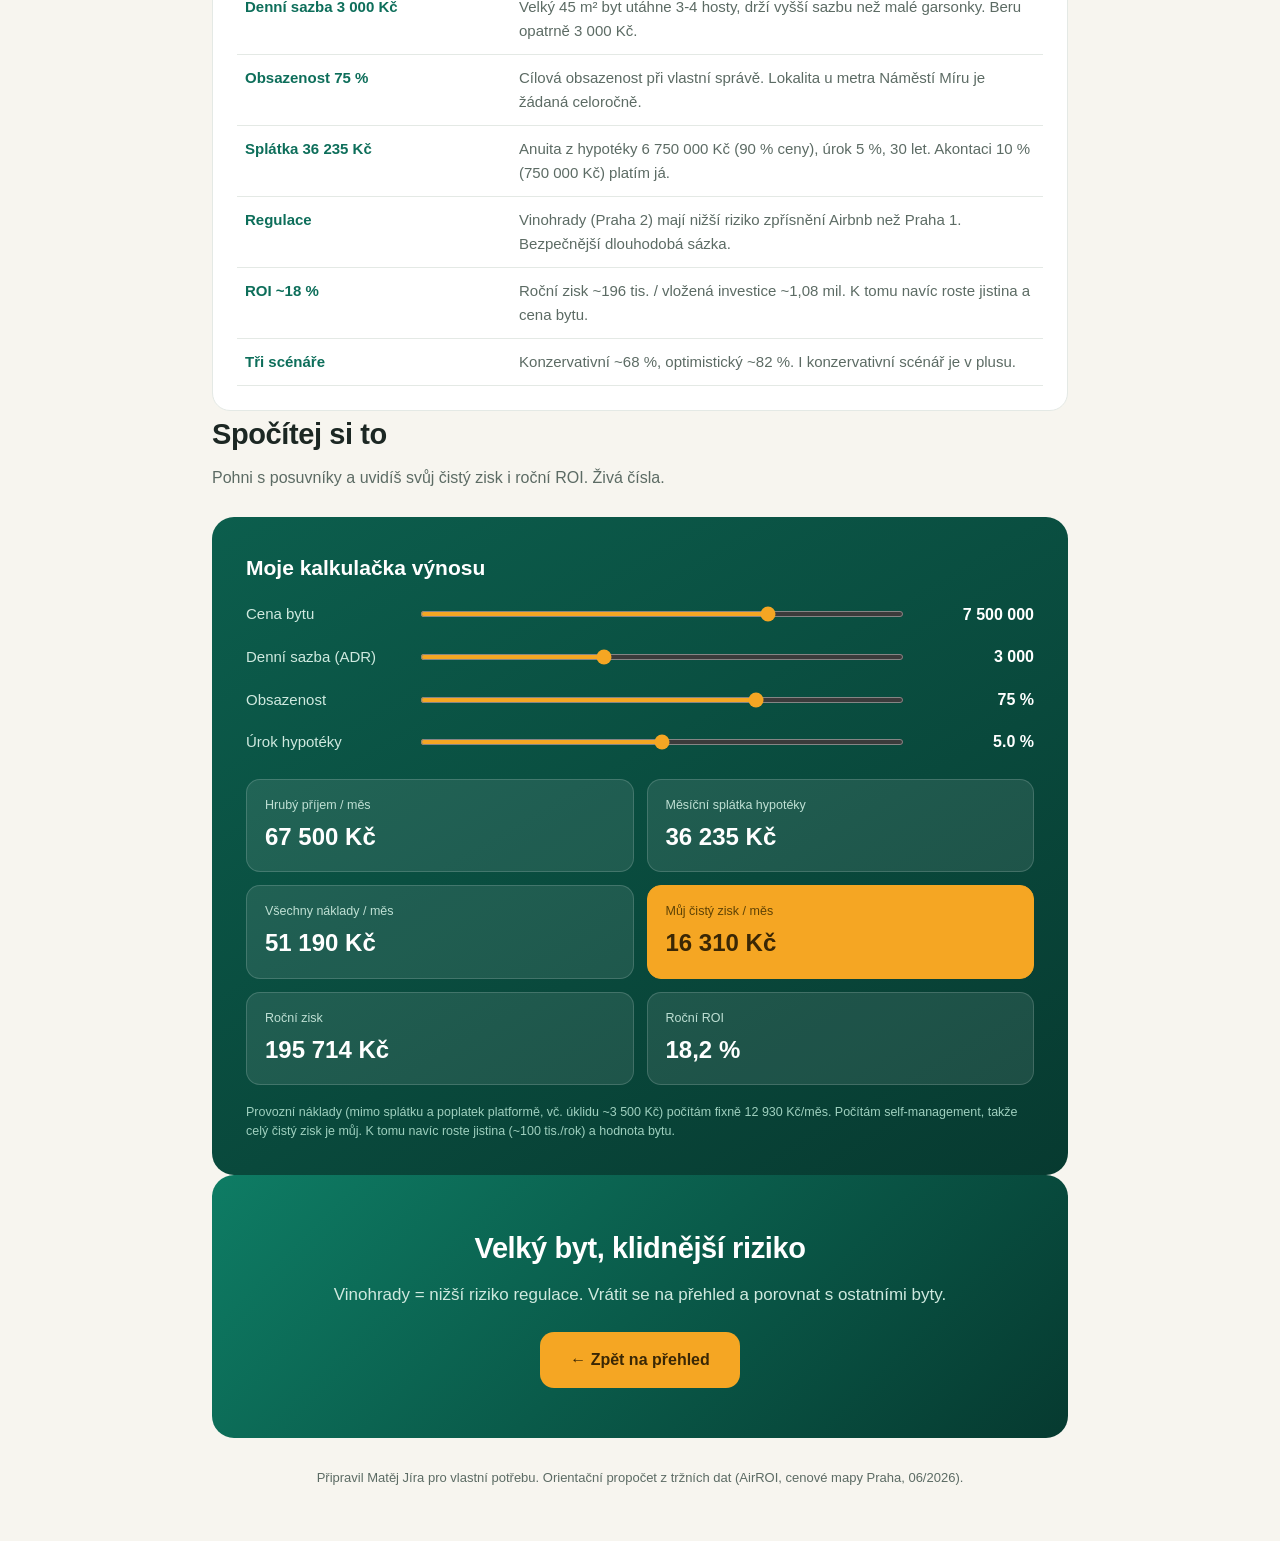
<file: sazavska.html>
<!DOCTYPE html>
<html lang="cs">
<head>
<meta charset="UTF-8">
<meta name="viewport" content="width=device-width, initial-scale=1.0">
<title>Sázavská 1+kk - můj propočet</title>
<link rel="stylesheet" href="style.css">
</head>
<body>

<header class="hero compact">
  <div class="wrap">
    <div class="topbar">
      <svg class="logo" viewBox="0 0 64 64" fill="none" aria-label="logo">
        <circle cx="32" cy="32" r="29" stroke="#ffffff" stroke-width="2.5"/>
        <circle cx="32" cy="32" r="22" stroke="rgba(255,255,255,.35)" stroke-width="1"/>
        <g class="needle"><polygon points="32,11 38.5,32 32,28.5 25.5,32" fill="#f5a623"/><polygon points="32,53 25.5,32 32,35.5 38.5,32" fill="#ffffff" opacity="0.9"/></g>
        <circle cx="32" cy="32" r="3.2" fill="#ffffff"/>
      </svg>
      <div class="brand">Matěj Jíra<span>Reality a investice</span></div>
      <a class="backlink" href="index.html">← Zpět na přehled</a>
    </div>
    <h1>Sázavská 1+kk, Praha 2 - Vinohrady</h1>
    <p class="hparams">45 m² · 7 500 000 Kč · velmi dobrý stav · u metra Náměstí Míru · nižší riziko regulace</p>
    <div class="chips">
      <div class="chip"><div class="n" data-count="16310" data-suffix=" Kč">~16 310 Kč</div><div class="l">můj čistý zisk / měs</div></div>
      <div class="chip"><div class="n">~18 %</div><div class="l">roční ROI</div></div>
      <div class="chip"><div class="n">~1,08 mil.</div><div class="l">moje vstupní investice</div></div>
    </div>
  </div>
  <div class="blob a"></div><div class="blob b"></div>
</header>

<section class="wrap reveal">
  <h2>O bytě</h2>
  <p class="sub">1+kk, 45 m², Praha 2 Vinohrady, cihlový dům s výtahem, 6. patro, u metra Náměstí Míru. Velký prostor utáhne 3-4 hosty. Hlavní výhoda: Vinohrady mají nižší regulační riziko Airbnb než Praha 1. Energetická třída G, osobní vlastnictví.</p>
  <a class="btn" href="https://www.sreality.cz/detail/prodej/byt/1+kk/praha-vinohrady-sazavska/2749673548" target="_blank" rel="noopener">Zobrazit inzerát na Sreality →</a>
  <div class="card">
    <h3 style="margin-bottom:14px">Veškeré měsíční náklady (při obsazenosti 75 %)</h3>
    <table>
      <tr><td>Splátka hypotéky (90 % ze 7,5 mil., 5 %, 30 let)</td><td class="r">36 235 Kč</td></tr>
      <tr><td>Poplatky domu (fond oprav, správa, teplo, voda)</td><td class="r">3 500 Kč</td></tr>
      <tr><td>Elektřina</td><td class="r">2 200 Kč</td></tr>
      <tr><td>Internet + TV</td><td class="r">600 Kč</td></tr>
      <tr><td>Pojištění</td><td class="r">550 Kč</td></tr>
      <tr><td>Daň z nemovitosti</td><td class="r">180 Kč</td></tr>
      <tr><td>Úklid mezi hosty</td><td class="r">3 500 Kč</td></tr>
      <tr><td>Spotřební materiál (hygiena, káva, drogerie)</td><td class="r">700 Kč</td></tr>
      <tr><td>Rezerva na opravy a opotřebení</td><td class="r">1 700 Kč</td></tr>
      <tr><td>Poplatek platformě Airbnb (~3 %)</td><td class="r">2 025 Kč</td></tr>
      <tr class="total"><td>Celkové měsíční náklady</td><td class="r">51 190 Kč</td></tr>
    </table>
  </div>
  <p style="font-size:13px;color:var(--muted);margin-top:12px">Self-management - spravuju sám, celý čistý zisk je můj. Úklid ~3 500 Kč jako plný náklad (část pokryje poplatek od hosta). Prádlo a ručníky jsou jednorázový nákup v zařízení (~250 tis.).</p>
  <div style="height:18px"></div>
  <h3 style="margin-bottom:10px">Můj čistý zisk podle obsazenosti</h3>
  <div class="scen">
    <div class="s"><div class="label">Konzervativní</div><div class="big">10 200 Kč</div><div class="small">obsazenost ~68 %<br>příjem 61 200 Kč/měs</div></div>
    <div class="s mid"><div class="label">Cílový (75 %)</div><div class="big">16 310 Kč</div><div class="small">obsazenost 75 %<br>příjem 67 500 Kč/měs</div></div>
    <div class="s"><div class="label">Optimistický</div><div class="big">22 420 Kč</div><div class="small">obsazenost ~82 %<br>příjem 73 800 Kč/měs</div></div>
  </div>
  <div style="height:26px"></div>
  <h3 style="margin-bottom:10px">Jak jsem k číslům došel</h3>
  <p class="sub" style="margin-bottom:14px">Konzervativně na sazbách, poctivě na nákladech.</p>
  <div class="card">
    <table>
      <tr><td class="mlabel">Denní sazba 3 000 Kč</td><td style="color:var(--muted)">Velký 45 m² byt utáhne 3-4 hosty, drží vyšší sazbu než malé garsonky. Beru opatrně 3 000 Kč.</td></tr>
      <tr><td class="mlabel">Obsazenost 75 %</td><td style="color:var(--muted)">Cílová obsazenost při vlastní správě. Lokalita u metra Náměstí Míru je žádaná celoročně.</td></tr>
      <tr><td class="mlabel">Splátka 36 235 Kč</td><td style="color:var(--muted)">Anuita z hypotéky 6 750 000 Kč (90 % ceny), úrok 5 %, 30 let. Akontaci 10 % (750 000 Kč) platím já.</td></tr>
      <tr><td class="mlabel">Regulace</td><td style="color:var(--muted)">Vinohrady (Praha 2) mají nižší riziko zpřísnění Airbnb než Praha 1. Bezpečnější dlouhodobá sázka.</td></tr>
      <tr><td class="mlabel">ROI ~18 %</td><td style="color:var(--muted)">Roční zisk ~196 tis. / vložená investice ~1,08 mil. K tomu navíc roste jistina a cena bytu.</td></tr>
      <tr><td class="mlabel">Tři scénáře</td><td style="color:var(--muted)">Konzervativní ~68 %, optimistický ~82 %. I konzervativní scénář je v plusu.</td></tr>
    </table>
  </div>
</section>

<section class="wrap reveal">
  <h2>Spočítej si to</h2>
  <p class="sub">Pohni s posuvníky a uvidíš svůj čistý zisk i roční ROI. Živá čísla.</p>
  <div class="calc" id="calc" data-provoz="12930" data-extra="325000">
    <h3>Moje kalkulačka výnosu</h3>
    <div class="row"><label>Cena bytu</label><input type="range" id="c_cena" min="3500000" max="9000000" step="50000" value="7500000"><span class="val" id="v_cena"></span></div>
    <div class="row"><label>Denní sazba (ADR)</label><input type="range" id="c_adr" min="1800" max="5000" step="50" value="3000"><span class="val" id="v_adr"></span></div>
    <div class="row"><label>Obsazenost</label><input type="range" id="c_occ" min="40" max="90" step="1" value="75"><span class="val" id="v_occ"></span></div>
    <div class="row"><label>Úrok hypotéky</label><input type="range" id="c_ur" min="3" max="7" step="0.1" value="5"><span class="val" id="v_ur"></span></div>
    <div class="out">
      <div class="o"><div class="k">Hrubý příjem / měs</div><div class="v" id="o_gross"></div></div>
      <div class="o"><div class="k">Měsíční splátka hypotéky</div><div class="v" id="o_spl"></div></div>
      <div class="o"><div class="k">Všechny náklady / měs</div><div class="v" id="o_nak"></div></div>
      <div class="o hl"><div class="k">Můj čistý zisk / měs</div><div class="v" id="o_zisk"></div></div>
      <div class="o"><div class="k">Roční zisk</div><div class="v" id="o_rok"></div></div>
      <div class="o"><div class="k">Roční ROI</div><div class="v" id="o_roi"></div></div>
    </div>
    <p class="note">Provozní náklady (mimo splátku a poplatek platformě, vč. úklidu ~3 500 Kč) počítám fixně 12 930 Kč/měs. Počítám self-management, takže celý čistý zisk je můj. K tomu navíc roste jistina (~100 tis./rok) a hodnota bytu.</p>
  </div>
</section>

<section class="wrap reveal">
  <div class="cta">
    <h2>Velký byt, klidnější riziko</h2>
    <p>Vinohrady = nižší riziko regulace. Vrátit se na přehled a porovnat s ostatními byty.</p>
    <a class="pulse" href="index.html">← Zpět na přehled</a>
  </div>
</section>

<div class="foot wrap">Připravil Matěj Jíra pro vlastní potřebu. Orientační propočet z tržních dat (AirROI, cenové mapy Praha, 06/2026).</div>

<script src="app.js"></script>
</body>
</html>
</file>
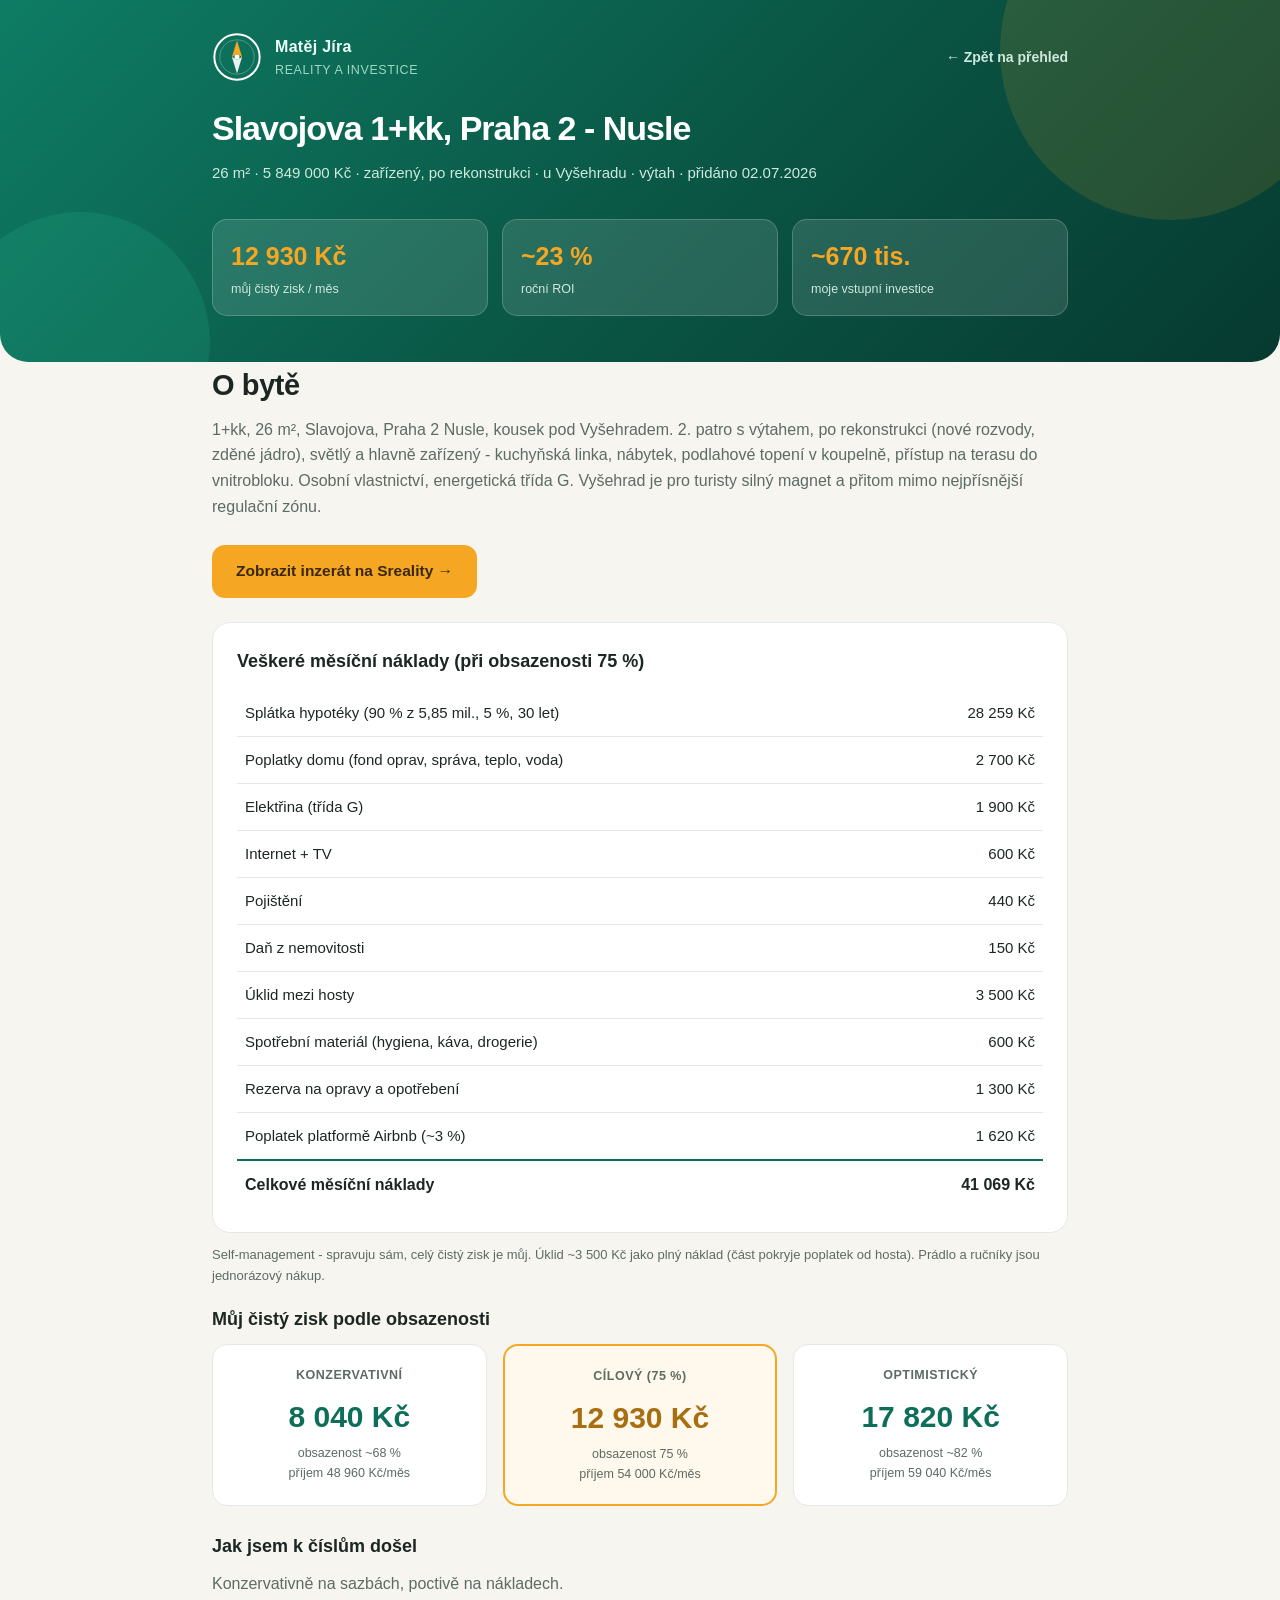
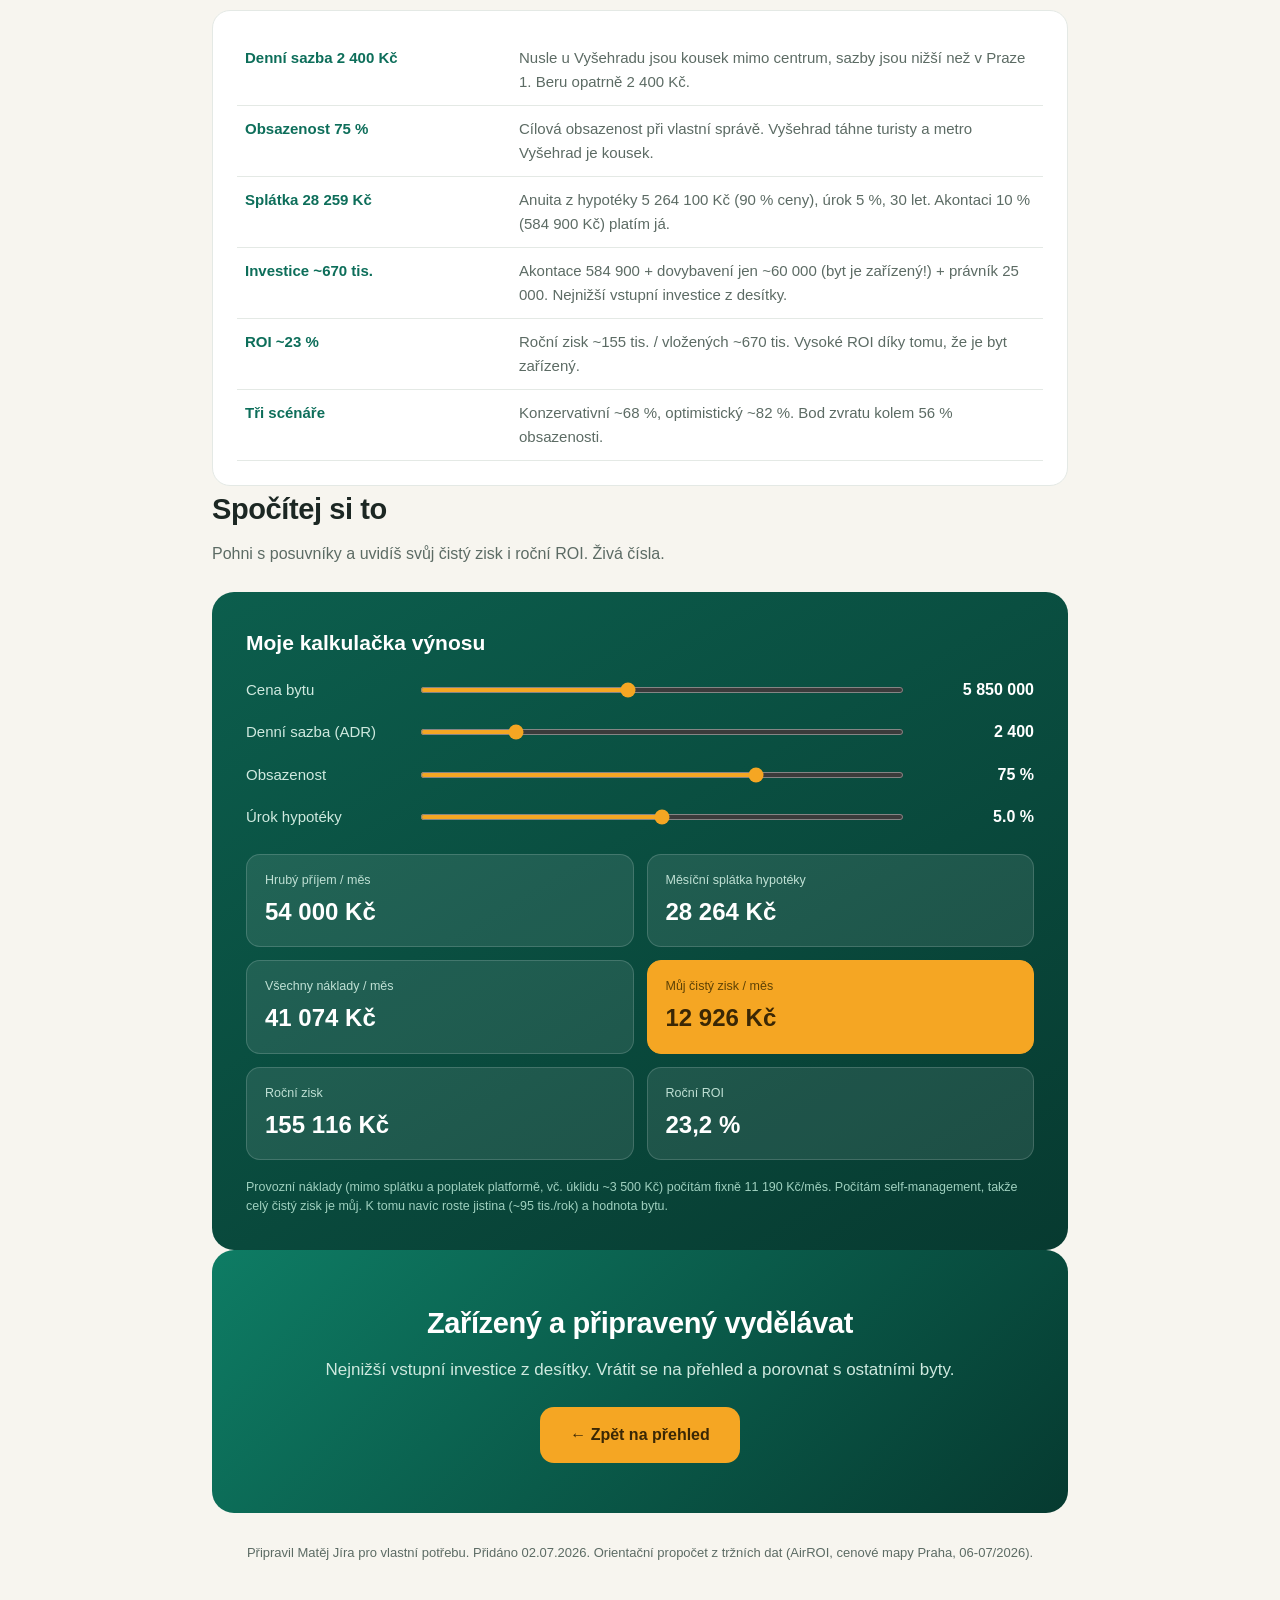
<file: slavojova.html>
<!DOCTYPE html>
<html lang="cs">
<head>
<meta charset="UTF-8">
<meta name="viewport" content="width=device-width, initial-scale=1.0">
<title>Slavojova 1+kk - můj propočet</title>
<link rel="stylesheet" href="style.css">
</head>
<body>

<header class="hero compact">
  <div class="wrap">
    <div class="topbar">
      <svg class="logo" viewBox="0 0 64 64" fill="none" aria-label="logo">
        <circle cx="32" cy="32" r="29" stroke="#ffffff" stroke-width="2.5"/>
        <circle cx="32" cy="32" r="22" stroke="rgba(255,255,255,.35)" stroke-width="1"/>
        <g class="needle"><polygon points="32,11 38.5,32 32,28.5 25.5,32" fill="#f5a623"/><polygon points="32,53 25.5,32 32,35.5 38.5,32" fill="#ffffff" opacity="0.9"/></g>
        <circle cx="32" cy="32" r="3.2" fill="#ffffff"/>
      </svg>
      <div class="brand">Matěj Jíra<span>Reality a investice</span></div>
      <a class="backlink" href="index.html">← Zpět na přehled</a>
    </div>
    <h1>Slavojova 1+kk, Praha 2 - Nusle</h1>
    <p class="hparams">26 m² · 5 849 000 Kč · zařízený, po rekonstrukci · u Vyšehradu · výtah · přidáno 02.07.2026</p>
    <div class="chips">
      <div class="chip"><div class="n" data-count="12930" data-suffix=" Kč">~12 930 Kč</div><div class="l">můj čistý zisk / měs</div></div>
      <div class="chip"><div class="n">~23 %</div><div class="l">roční ROI</div></div>
      <div class="chip"><div class="n">~670 tis.</div><div class="l">moje vstupní investice</div></div>
    </div>
  </div>
  <div class="blob a"></div><div class="blob b"></div>
</header>

<section class="wrap reveal">
  <h2>O bytě</h2>
  <p class="sub">1+kk, 26 m², Slavojova, Praha 2 Nusle, kousek pod Vyšehradem. 2. patro s výtahem, po rekonstrukci (nové rozvody, zděné jádro), světlý a hlavně zařízený - kuchyňská linka, nábytek, podlahové topení v koupelně, přístup na terasu do vnitrobloku. Osobní vlastnictví, energetická třída G. Vyšehrad je pro turisty silný magnet a přitom mimo nejpřísnější regulační zónu.</p>
  <a class="btn" href="https://www.sreality.cz/detail/prodej/byt/1+kk/praha-nusle-slavojova/1050644556" target="_blank" rel="noopener">Zobrazit inzerát na Sreality →</a>
  <div class="card">
    <h3 style="margin-bottom:14px">Veškeré měsíční náklady (při obsazenosti 75 %)</h3>
    <table>
      <tr><td>Splátka hypotéky (90 % z 5,85 mil., 5 %, 30 let)</td><td class="r">28 259 Kč</td></tr>
      <tr><td>Poplatky domu (fond oprav, správa, teplo, voda)</td><td class="r">2 700 Kč</td></tr>
      <tr><td>Elektřina (třída G)</td><td class="r">1 900 Kč</td></tr>
      <tr><td>Internet + TV</td><td class="r">600 Kč</td></tr>
      <tr><td>Pojištění</td><td class="r">440 Kč</td></tr>
      <tr><td>Daň z nemovitosti</td><td class="r">150 Kč</td></tr>
      <tr><td>Úklid mezi hosty</td><td class="r">3 500 Kč</td></tr>
      <tr><td>Spotřební materiál (hygiena, káva, drogerie)</td><td class="r">600 Kč</td></tr>
      <tr><td>Rezerva na opravy a opotřebení</td><td class="r">1 300 Kč</td></tr>
      <tr><td>Poplatek platformě Airbnb (~3 %)</td><td class="r">1 620 Kč</td></tr>
      <tr class="total"><td>Celkové měsíční náklady</td><td class="r">41 069 Kč</td></tr>
    </table>
  </div>
  <p style="font-size:13px;color:var(--muted);margin-top:12px">Self-management - spravuju sám, celý čistý zisk je můj. Úklid ~3 500 Kč jako plný náklad (část pokryje poplatek od hosta). Prádlo a ručníky jsou jednorázový nákup.</p>
  <div style="height:18px"></div>
  <h3 style="margin-bottom:10px">Můj čistý zisk podle obsazenosti</h3>
  <div class="scen">
    <div class="s"><div class="label">Konzervativní</div><div class="big">8 040 Kč</div><div class="small">obsazenost ~68 %<br>příjem 48 960 Kč/měs</div></div>
    <div class="s mid"><div class="label">Cílový (75 %)</div><div class="big">12 930 Kč</div><div class="small">obsazenost 75 %<br>příjem 54 000 Kč/měs</div></div>
    <div class="s"><div class="label">Optimistický</div><div class="big">17 820 Kč</div><div class="small">obsazenost ~82 %<br>příjem 59 040 Kč/měs</div></div>
  </div>
  <div style="height:26px"></div>
  <h3 style="margin-bottom:10px">Jak jsem k číslům došel</h3>
  <p class="sub" style="margin-bottom:14px">Konzervativně na sazbách, poctivě na nákladech.</p>
  <div class="card">
    <table>
      <tr><td class="mlabel">Denní sazba 2 400 Kč</td><td style="color:var(--muted)">Nusle u Vyšehradu jsou kousek mimo centrum, sazby jsou nižší než v Praze 1. Beru opatrně 2 400 Kč.</td></tr>
      <tr><td class="mlabel">Obsazenost 75 %</td><td style="color:var(--muted)">Cílová obsazenost při vlastní správě. Vyšehrad táhne turisty a metro Vyšehrad je kousek.</td></tr>
      <tr><td class="mlabel">Splátka 28 259 Kč</td><td style="color:var(--muted)">Anuita z hypotéky 5 264 100 Kč (90 % ceny), úrok 5 %, 30 let. Akontaci 10 % (584 900 Kč) platím já.</td></tr>
      <tr><td class="mlabel">Investice ~670 tis.</td><td style="color:var(--muted)">Akontace 584 900 + dovybavení jen ~60 000 (byt je zařízený!) + právník 25 000. Nejnižší vstupní investice z desítky.</td></tr>
      <tr><td class="mlabel">ROI ~23 %</td><td style="color:var(--muted)">Roční zisk ~155 tis. / vložených ~670 tis. Vysoké ROI díky tomu, že je byt zařízený.</td></tr>
      <tr><td class="mlabel">Tři scénáře</td><td style="color:var(--muted)">Konzervativní ~68 %, optimistický ~82 %. Bod zvratu kolem 56 % obsazenosti.</td></tr>
    </table>
  </div>
</section>

<section class="wrap reveal">
  <h2>Spočítej si to</h2>
  <p class="sub">Pohni s posuvníky a uvidíš svůj čistý zisk i roční ROI. Živá čísla.</p>
  <div class="calc" id="calc" data-provoz="11190" data-extra="85000">
    <h3>Moje kalkulačka výnosu</h3>
    <div class="row"><label>Cena bytu</label><input type="range" id="c_cena" min="3500000" max="9000000" step="50000" value="5850000"><span class="val" id="v_cena"></span></div>
    <div class="row"><label>Denní sazba (ADR)</label><input type="range" id="c_adr" min="1800" max="5000" step="50" value="2400"><span class="val" id="v_adr"></span></div>
    <div class="row"><label>Obsazenost</label><input type="range" id="c_occ" min="40" max="90" step="1" value="75"><span class="val" id="v_occ"></span></div>
    <div class="row"><label>Úrok hypotéky</label><input type="range" id="c_ur" min="3" max="7" step="0.1" value="5"><span class="val" id="v_ur"></span></div>
    <div class="out">
      <div class="o"><div class="k">Hrubý příjem / měs</div><div class="v" id="o_gross"></div></div>
      <div class="o"><div class="k">Měsíční splátka hypotéky</div><div class="v" id="o_spl"></div></div>
      <div class="o"><div class="k">Všechny náklady / měs</div><div class="v" id="o_nak"></div></div>
      <div class="o hl"><div class="k">Můj čistý zisk / měs</div><div class="v" id="o_zisk"></div></div>
      <div class="o"><div class="k">Roční zisk</div><div class="v" id="o_rok"></div></div>
      <div class="o"><div class="k">Roční ROI</div><div class="v" id="o_roi"></div></div>
    </div>
    <p class="note">Provozní náklady (mimo splátku a poplatek platformě, vč. úklidu ~3 500 Kč) počítám fixně 11 190 Kč/měs. Počítám self-management, takže celý čistý zisk je můj. K tomu navíc roste jistina (~95 tis./rok) a hodnota bytu.</p>
  </div>
</section>

<section class="wrap reveal">
  <div class="cta">
    <h2>Zařízený a připravený vydělávat</h2>
    <p>Nejnižší vstupní investice z desítky. Vrátit se na přehled a porovnat s ostatními byty.</p>
    <a class="pulse" href="index.html">← Zpět na přehled</a>
  </div>
</section>

<div class="foot wrap">Připravil Matěj Jíra pro vlastní potřebu. Přidáno 02.07.2026. Orientační propočet z tržních dat (AirROI, cenové mapy Praha, 06-07/2026).</div>

<script src="app.js"></script>
</body>
</html>
</file>
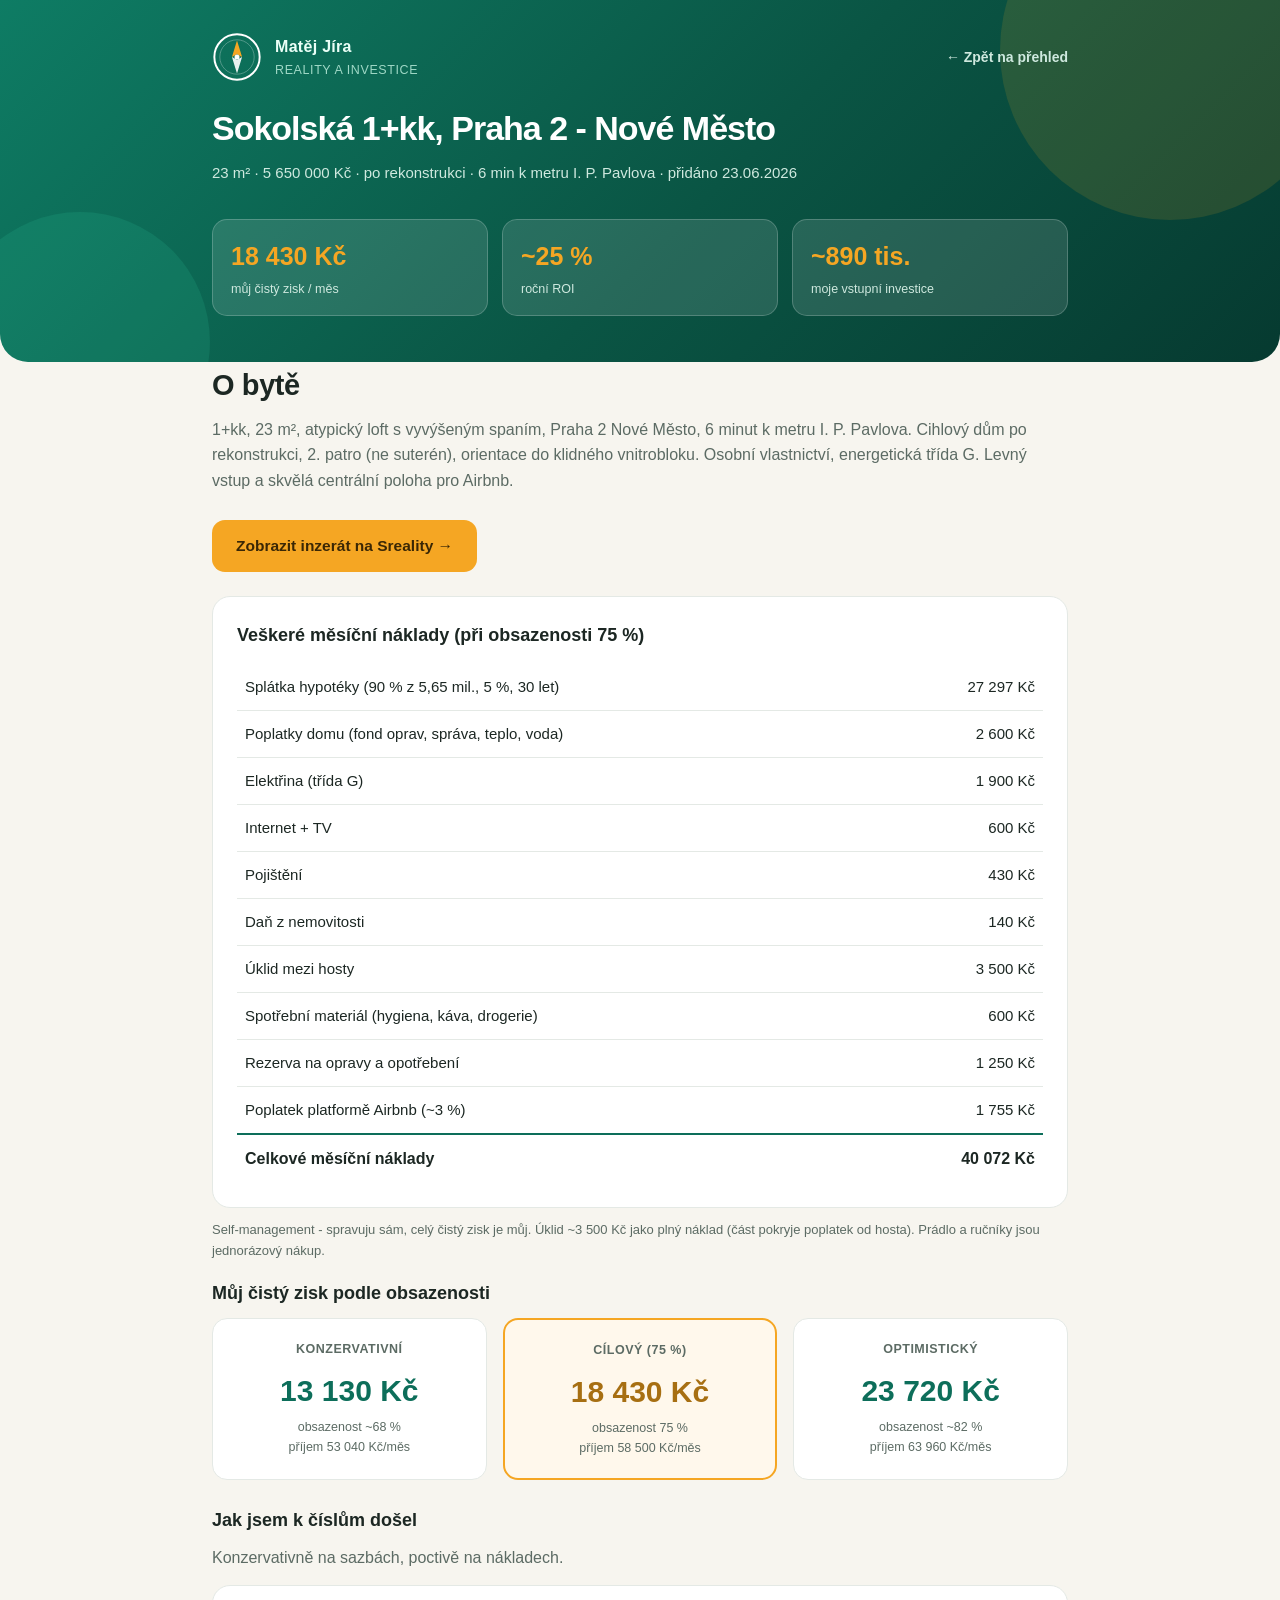
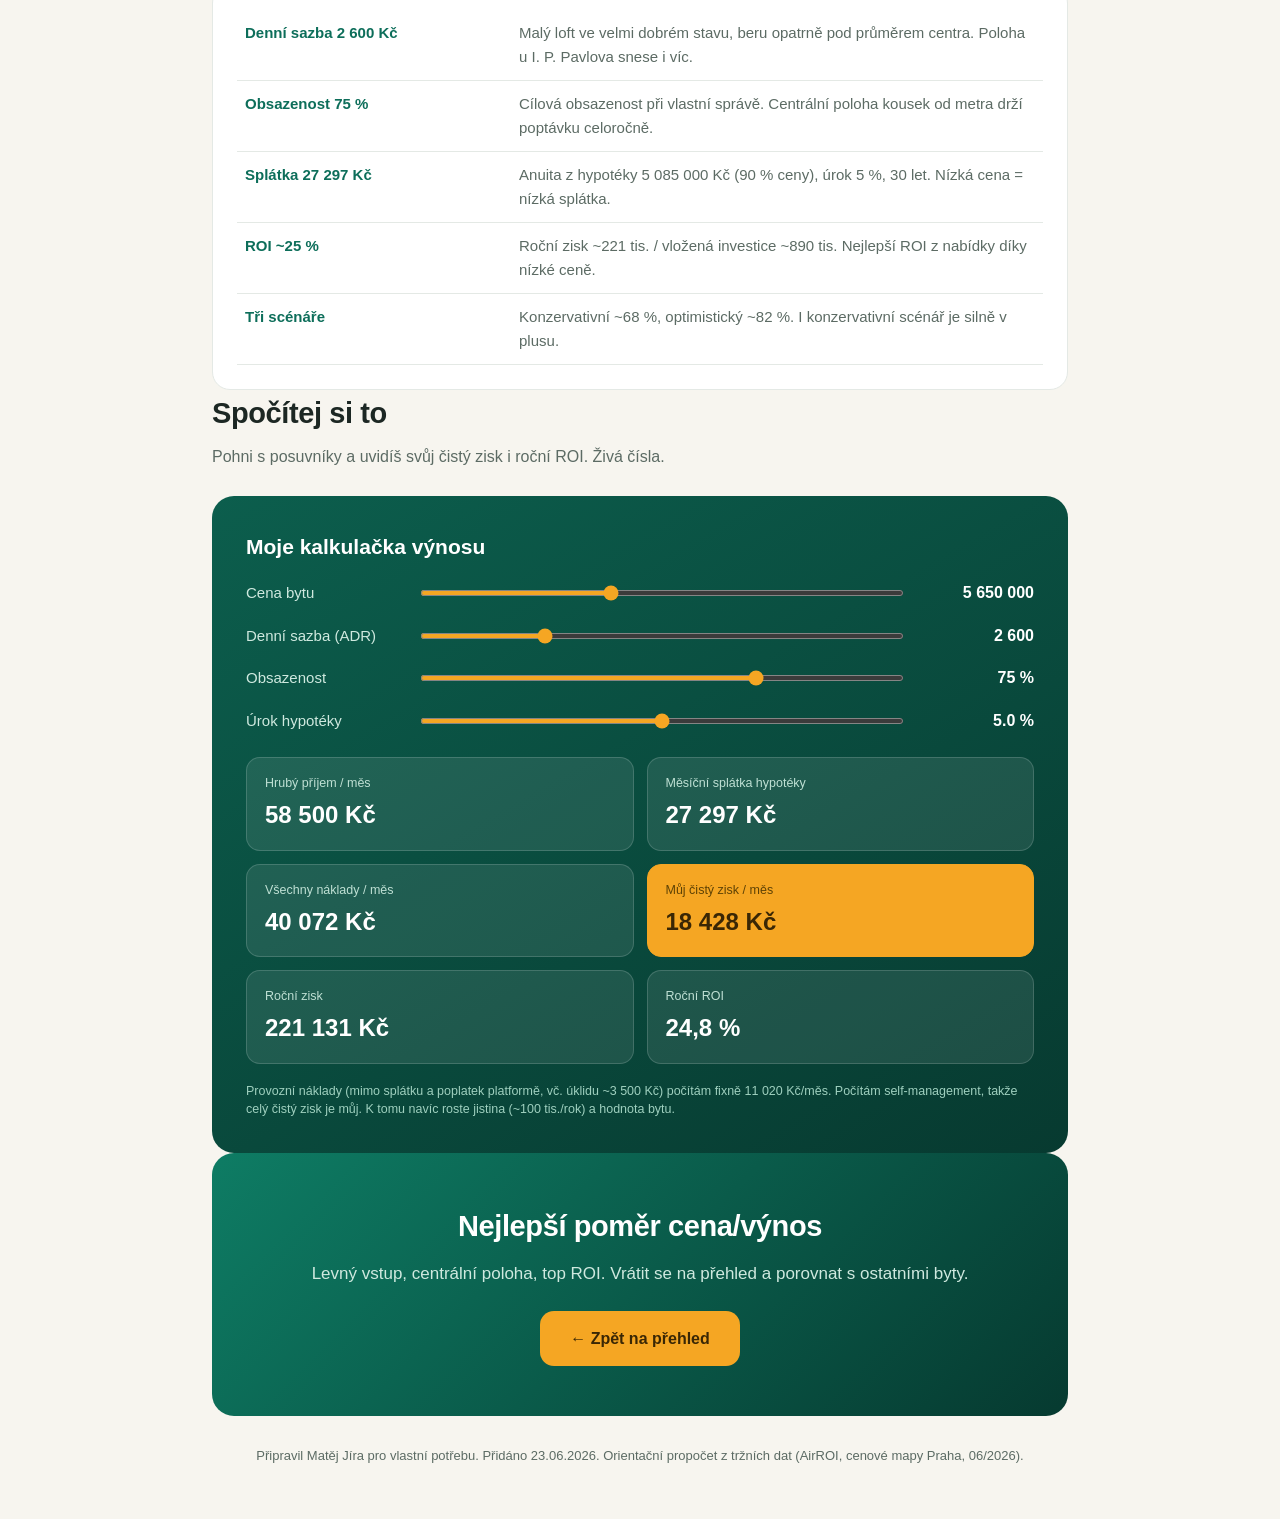
<file: sokolska.html>
<!DOCTYPE html>
<html lang="cs">
<head>
<meta charset="UTF-8">
<meta name="viewport" content="width=device-width, initial-scale=1.0">
<title>Sokolská 1+kk - můj propočet</title>
<link rel="stylesheet" href="style.css">
</head>
<body>

<header class="hero compact">
  <div class="wrap">
    <div class="topbar">
      <svg class="logo" viewBox="0 0 64 64" fill="none" aria-label="logo">
        <circle cx="32" cy="32" r="29" stroke="#ffffff" stroke-width="2.5"/>
        <circle cx="32" cy="32" r="22" stroke="rgba(255,255,255,.35)" stroke-width="1"/>
        <g class="needle"><polygon points="32,11 38.5,32 32,28.5 25.5,32" fill="#f5a623"/><polygon points="32,53 25.5,32 32,35.5 38.5,32" fill="#ffffff" opacity="0.9"/></g>
        <circle cx="32" cy="32" r="3.2" fill="#ffffff"/>
      </svg>
      <div class="brand">Matěj Jíra<span>Reality a investice</span></div>
      <a class="backlink" href="index.html">← Zpět na přehled</a>
    </div>
    <h1>Sokolská 1+kk, Praha 2 - Nové Město</h1>
    <p class="hparams">23 m² · 5 650 000 Kč · po rekonstrukci · 6 min k metru I. P. Pavlova · přidáno 23.06.2026</p>
    <div class="chips">
      <div class="chip"><div class="n" data-count="18430" data-suffix=" Kč">~18 430 Kč</div><div class="l">můj čistý zisk / měs</div></div>
      <div class="chip"><div class="n">~25 %</div><div class="l">roční ROI</div></div>
      <div class="chip"><div class="n">~890 tis.</div><div class="l">moje vstupní investice</div></div>
    </div>
  </div>
  <div class="blob a"></div><div class="blob b"></div>
</header>

<section class="wrap reveal">
  <h2>O bytě</h2>
  <p class="sub">1+kk, 23 m², atypický loft s vyvýšeným spaním, Praha 2 Nové Město, 6 minut k metru I. P. Pavlova. Cihlový dům po rekonstrukci, 2. patro (ne suterén), orientace do klidného vnitrobloku. Osobní vlastnictví, energetická třída G. Levný vstup a skvělá centrální poloha pro Airbnb.</p>
  <a class="btn" href="https://www.sreality.cz/detail/prodej/byt/1+kk/praha-nove-mesto-sokolska/698720332" target="_blank" rel="noopener">Zobrazit inzerát na Sreality →</a>
  <div class="card">
    <h3 style="margin-bottom:14px">Veškeré měsíční náklady (při obsazenosti 75 %)</h3>
    <table>
      <tr><td>Splátka hypotéky (90 % z 5,65 mil., 5 %, 30 let)</td><td class="r">27 297 Kč</td></tr>
      <tr><td>Poplatky domu (fond oprav, správa, teplo, voda)</td><td class="r">2 600 Kč</td></tr>
      <tr><td>Elektřina (třída G)</td><td class="r">1 900 Kč</td></tr>
      <tr><td>Internet + TV</td><td class="r">600 Kč</td></tr>
      <tr><td>Pojištění</td><td class="r">430 Kč</td></tr>
      <tr><td>Daň z nemovitosti</td><td class="r">140 Kč</td></tr>
      <tr><td>Úklid mezi hosty</td><td class="r">3 500 Kč</td></tr>
      <tr><td>Spotřební materiál (hygiena, káva, drogerie)</td><td class="r">600 Kč</td></tr>
      <tr><td>Rezerva na opravy a opotřebení</td><td class="r">1 250 Kč</td></tr>
      <tr><td>Poplatek platformě Airbnb (~3 %)</td><td class="r">1 755 Kč</td></tr>
      <tr class="total"><td>Celkové měsíční náklady</td><td class="r">40 072 Kč</td></tr>
    </table>
  </div>
  <p style="font-size:13px;color:var(--muted);margin-top:12px">Self-management - spravuju sám, celý čistý zisk je můj. Úklid ~3 500 Kč jako plný náklad (část pokryje poplatek od hosta). Prádlo a ručníky jsou jednorázový nákup.</p>
  <div style="height:18px"></div>
  <h3 style="margin-bottom:10px">Můj čistý zisk podle obsazenosti</h3>
  <div class="scen">
    <div class="s"><div class="label">Konzervativní</div><div class="big">13 130 Kč</div><div class="small">obsazenost ~68 %<br>příjem 53 040 Kč/měs</div></div>
    <div class="s mid"><div class="label">Cílový (75 %)</div><div class="big">18 430 Kč</div><div class="small">obsazenost 75 %<br>příjem 58 500 Kč/měs</div></div>
    <div class="s"><div class="label">Optimistický</div><div class="big">23 720 Kč</div><div class="small">obsazenost ~82 %<br>příjem 63 960 Kč/měs</div></div>
  </div>
  <div style="height:26px"></div>
  <h3 style="margin-bottom:10px">Jak jsem k číslům došel</h3>
  <p class="sub" style="margin-bottom:14px">Konzervativně na sazbách, poctivě na nákladech.</p>
  <div class="card">
    <table>
      <tr><td class="mlabel">Denní sazba 2 600 Kč</td><td style="color:var(--muted)">Malý loft ve velmi dobrém stavu, beru opatrně pod průměrem centra. Poloha u I. P. Pavlova snese i víc.</td></tr>
      <tr><td class="mlabel">Obsazenost 75 %</td><td style="color:var(--muted)">Cílová obsazenost při vlastní správě. Centrální poloha kousek od metra drží poptávku celoročně.</td></tr>
      <tr><td class="mlabel">Splátka 27 297 Kč</td><td style="color:var(--muted)">Anuita z hypotéky 5 085 000 Kč (90 % ceny), úrok 5 %, 30 let. Nízká cena = nízká splátka.</td></tr>
      <tr><td class="mlabel">ROI ~25 %</td><td style="color:var(--muted)">Roční zisk ~221 tis. / vložená investice ~890 tis. Nejlepší ROI z nabídky díky nízké ceně.</td></tr>
      <tr><td class="mlabel">Tři scénáře</td><td style="color:var(--muted)">Konzervativní ~68 %, optimistický ~82 %. I konzervativní scénář je silně v plusu.</td></tr>
    </table>
  </div>
</section>

<section class="wrap reveal">
  <h2>Spočítej si to</h2>
  <p class="sub">Pohni s posuvníky a uvidíš svůj čistý zisk i roční ROI. Živá čísla.</p>
  <div class="calc" id="calc" data-provoz="11020" data-extra="325000">
    <h3>Moje kalkulačka výnosu</h3>
    <div class="row"><label>Cena bytu</label><input type="range" id="c_cena" min="3500000" max="9000000" step="50000" value="5650000"><span class="val" id="v_cena"></span></div>
    <div class="row"><label>Denní sazba (ADR)</label><input type="range" id="c_adr" min="1800" max="5000" step="50" value="2600"><span class="val" id="v_adr"></span></div>
    <div class="row"><label>Obsazenost</label><input type="range" id="c_occ" min="40" max="90" step="1" value="75"><span class="val" id="v_occ"></span></div>
    <div class="row"><label>Úrok hypotéky</label><input type="range" id="c_ur" min="3" max="7" step="0.1" value="5"><span class="val" id="v_ur"></span></div>
    <div class="out">
      <div class="o"><div class="k">Hrubý příjem / měs</div><div class="v" id="o_gross"></div></div>
      <div class="o"><div class="k">Měsíční splátka hypotéky</div><div class="v" id="o_spl"></div></div>
      <div class="o"><div class="k">Všechny náklady / měs</div><div class="v" id="o_nak"></div></div>
      <div class="o hl"><div class="k">Můj čistý zisk / měs</div><div class="v" id="o_zisk"></div></div>
      <div class="o"><div class="k">Roční zisk</div><div class="v" id="o_rok"></div></div>
      <div class="o"><div class="k">Roční ROI</div><div class="v" id="o_roi"></div></div>
    </div>
    <p class="note">Provozní náklady (mimo splátku a poplatek platformě, vč. úklidu ~3 500 Kč) počítám fixně 11 020 Kč/měs. Počítám self-management, takže celý čistý zisk je můj. K tomu navíc roste jistina (~100 tis./rok) a hodnota bytu.</p>
  </div>
</section>

<section class="wrap reveal">
  <div class="cta">
    <h2>Nejlepší poměr cena/výnos</h2>
    <p>Levný vstup, centrální poloha, top ROI. Vrátit se na přehled a porovnat s ostatními byty.</p>
    <a class="pulse" href="index.html">← Zpět na přehled</a>
  </div>
</section>

<div class="foot wrap">Připravil Matěj Jíra pro vlastní potřebu. Přidáno 23.06.2026. Orientační propočet z tržních dat (AirROI, cenové mapy Praha, 06/2026).</div>

<script src="app.js"></script>
</body>
</html>
</file>
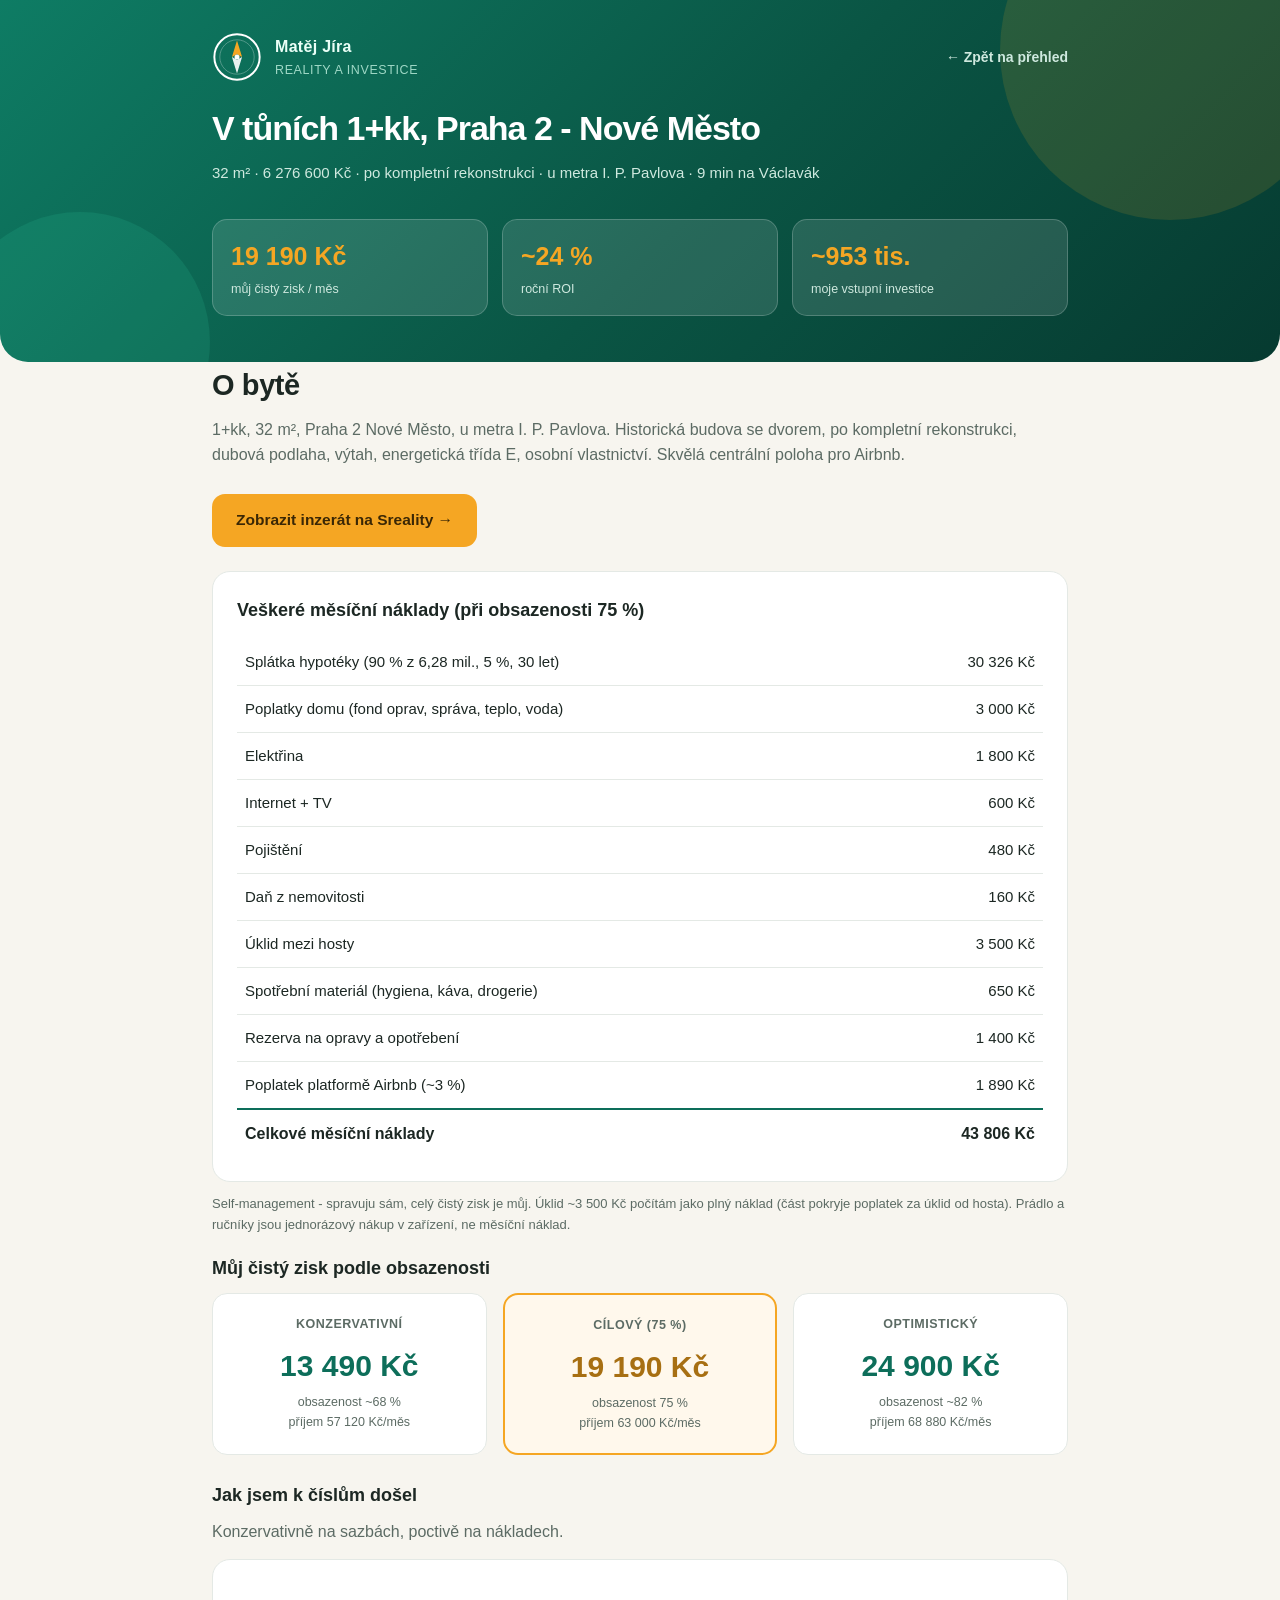
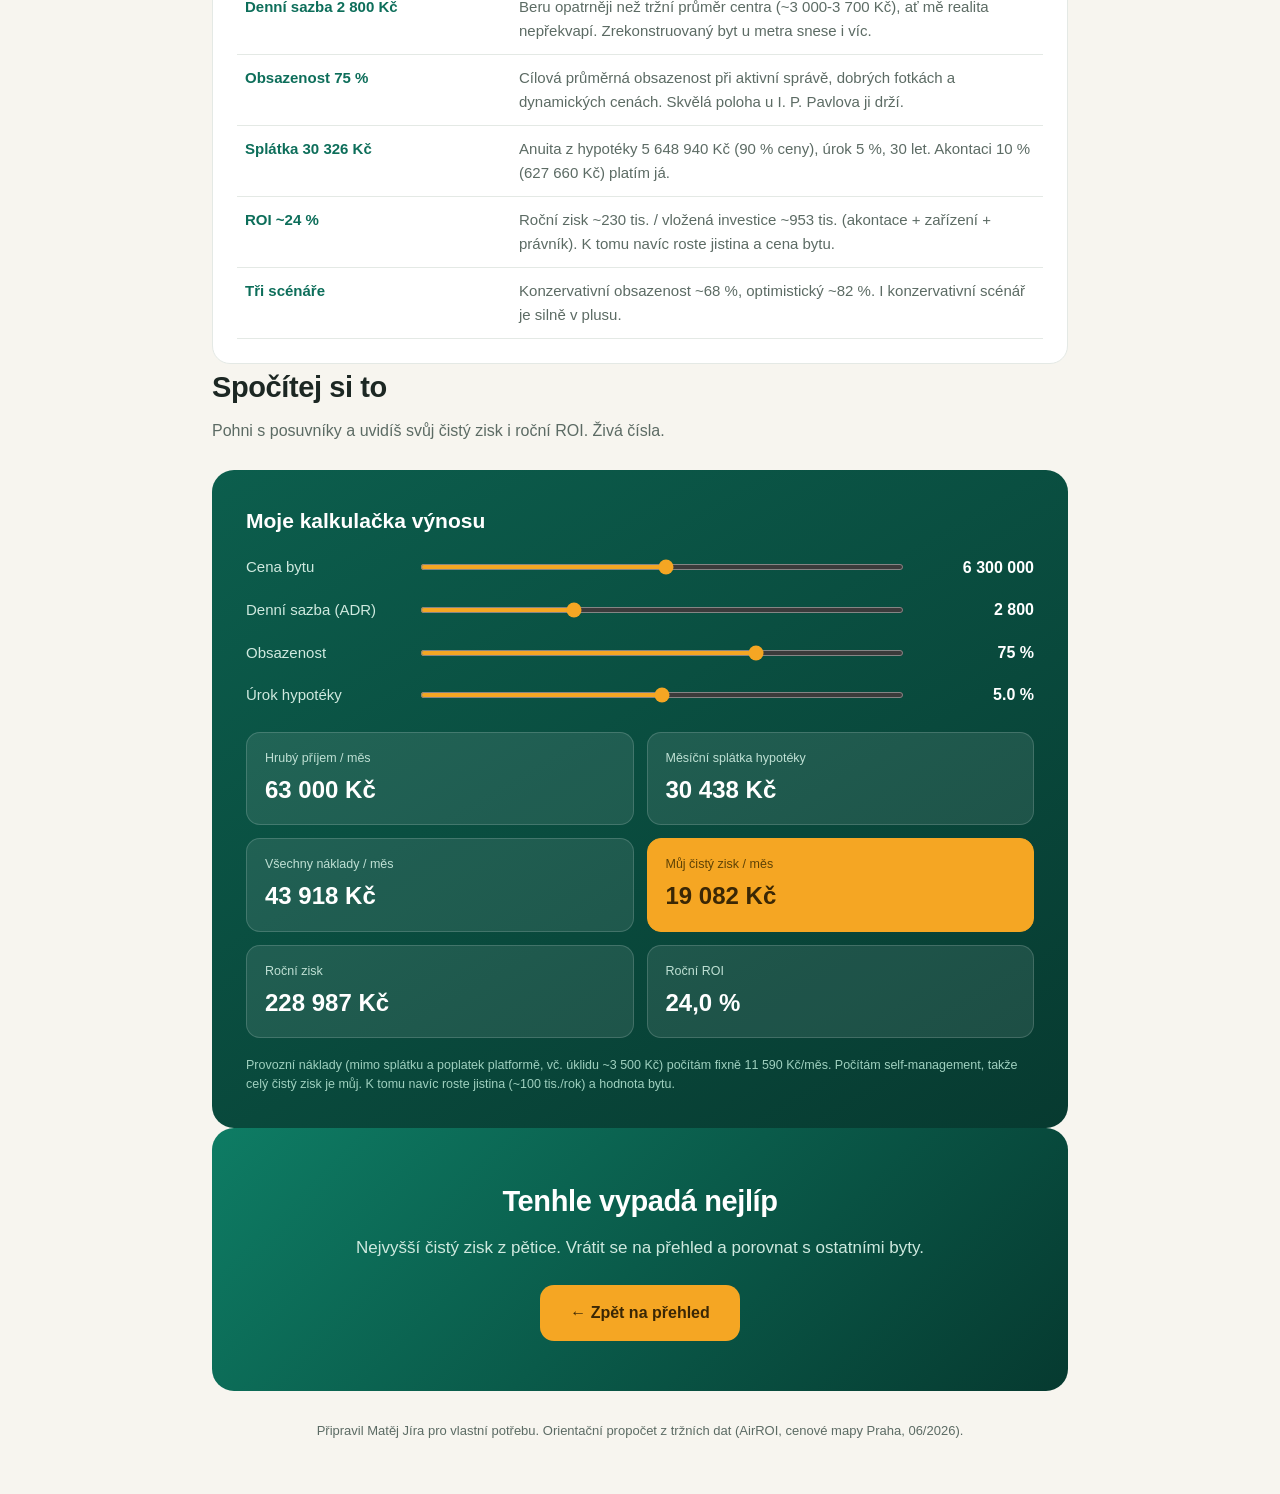
<file: vtunich.html>
<!DOCTYPE html>
<html lang="cs">
<head>
<meta charset="UTF-8">
<meta name="viewport" content="width=device-width, initial-scale=1.0">
<title>V tůních 1+kk - můj propočet</title>
<link rel="stylesheet" href="style.css">
</head>
<body>

<header class="hero compact">
  <div class="wrap">
    <div class="topbar">
      <svg class="logo" viewBox="0 0 64 64" fill="none" aria-label="logo">
        <circle cx="32" cy="32" r="29" stroke="#ffffff" stroke-width="2.5"/>
        <circle cx="32" cy="32" r="22" stroke="rgba(255,255,255,.35)" stroke-width="1"/>
        <g class="needle"><polygon points="32,11 38.5,32 32,28.5 25.5,32" fill="#f5a623"/><polygon points="32,53 25.5,32 32,35.5 38.5,32" fill="#ffffff" opacity="0.9"/></g>
        <circle cx="32" cy="32" r="3.2" fill="#ffffff"/>
      </svg>
      <div class="brand">Matěj Jíra<span>Reality a investice</span></div>
      <a class="backlink" href="index.html">← Zpět na přehled</a>
    </div>
    <h1>V tůních 1+kk, Praha 2 - Nové Město</h1>
    <p class="hparams">32 m² · 6 276 600 Kč · po kompletní rekonstrukci · u metra I. P. Pavlova · 9 min na Václavák</p>
    <div class="chips">
      <div class="chip"><div class="n" data-count="19190" data-suffix=" Kč">~19 190 Kč</div><div class="l">můj čistý zisk / měs</div></div>
      <div class="chip"><div class="n">~24 %</div><div class="l">roční ROI</div></div>
      <div class="chip"><div class="n">~953 tis.</div><div class="l">moje vstupní investice</div></div>
    </div>
  </div>
  <div class="blob a"></div><div class="blob b"></div>
</header>

<section class="wrap reveal">
  <h2>O bytě</h2>
  <p class="sub">1+kk, 32 m², Praha 2 Nové Město, u metra I. P. Pavlova. Historická budova se dvorem, po kompletní rekonstrukci, dubová podlaha, výtah, energetická třída E, osobní vlastnictví. Skvělá centrální poloha pro Airbnb.</p>
  <a class="btn" href="https://www.sreality.cz/detail/prodej/byt/1+kk/praha-nove-mesto-v-tunich/1934119756" target="_blank" rel="noopener">Zobrazit inzerát na Sreality →</a>
  <div class="card">
    <h3 style="margin-bottom:14px">Veškeré měsíční náklady (při obsazenosti 75 %)</h3>
    <table>
      <tr><td>Splátka hypotéky (90 % z 6,28 mil., 5 %, 30 let)</td><td class="r">30 326 Kč</td></tr>
      <tr><td>Poplatky domu (fond oprav, správa, teplo, voda)</td><td class="r">3 000 Kč</td></tr>
      <tr><td>Elektřina</td><td class="r">1 800 Kč</td></tr>
      <tr><td>Internet + TV</td><td class="r">600 Kč</td></tr>
      <tr><td>Pojištění</td><td class="r">480 Kč</td></tr>
      <tr><td>Daň z nemovitosti</td><td class="r">160 Kč</td></tr>
      <tr><td>Úklid mezi hosty</td><td class="r">3 500 Kč</td></tr>
      <tr><td>Spotřební materiál (hygiena, káva, drogerie)</td><td class="r">650 Kč</td></tr>
      <tr><td>Rezerva na opravy a opotřebení</td><td class="r">1 400 Kč</td></tr>
      <tr><td>Poplatek platformě Airbnb (~3 %)</td><td class="r">1 890 Kč</td></tr>
      <tr class="total"><td>Celkové měsíční náklady</td><td class="r">43 806 Kč</td></tr>
    </table>
  </div>
  <p style="font-size:13px;color:var(--muted);margin-top:12px">Self-management - spravuju sám, celý čistý zisk je můj. Úklid ~3 500 Kč počítám jako plný náklad (část pokryje poplatek za úklid od hosta). Prádlo a ručníky jsou jednorázový nákup v zařízení, ne měsíční náklad.</p>
  <div style="height:18px"></div>
  <h3 style="margin-bottom:10px">Můj čistý zisk podle obsazenosti</h3>
  <div class="scen">
    <div class="s"><div class="label">Konzervativní</div><div class="big">13 490 Kč</div><div class="small">obsazenost ~68 %<br>příjem 57 120 Kč/měs</div></div>
    <div class="s mid"><div class="label">Cílový (75 %)</div><div class="big">19 190 Kč</div><div class="small">obsazenost 75 %<br>příjem 63 000 Kč/měs</div></div>
    <div class="s"><div class="label">Optimistický</div><div class="big">24 900 Kč</div><div class="small">obsazenost ~82 %<br>příjem 68 880 Kč/měs</div></div>
  </div>
  <div style="height:26px"></div>
  <h3 style="margin-bottom:10px">Jak jsem k číslům došel</h3>
  <p class="sub" style="margin-bottom:14px">Konzervativně na sazbách, poctivě na nákladech.</p>
  <div class="card">
    <table>
      <tr><td class="mlabel">Denní sazba 2 800 Kč</td><td style="color:var(--muted)">Beru opatrněji než tržní průměr centra (~3 000-3 700 Kč), ať mě realita nepřekvapí. Zrekonstruovaný byt u metra snese i víc.</td></tr>
      <tr><td class="mlabel">Obsazenost 75 %</td><td style="color:var(--muted)">Cílová průměrná obsazenost při aktivní správě, dobrých fotkách a dynamických cenách. Skvělá poloha u I. P. Pavlova ji drží.</td></tr>
      <tr><td class="mlabel">Splátka 30 326 Kč</td><td style="color:var(--muted)">Anuita z hypotéky 5 648 940 Kč (90 % ceny), úrok 5 %, 30 let. Akontaci 10 % (627 660 Kč) platím já.</td></tr>
      <tr><td class="mlabel">ROI ~24 %</td><td style="color:var(--muted)">Roční zisk ~230 tis. / vložená investice ~953 tis. (akontace + zařízení + právník). K tomu navíc roste jistina a cena bytu.</td></tr>
      <tr><td class="mlabel">Tři scénáře</td><td style="color:var(--muted)">Konzervativní obsazenost ~68 %, optimistický ~82 %. I konzervativní scénář je silně v plusu.</td></tr>
    </table>
  </div>
</section>

<section class="wrap reveal">
  <h2>Spočítej si to</h2>
  <p class="sub">Pohni s posuvníky a uvidíš svůj čistý zisk i roční ROI. Živá čísla.</p>
  <div class="calc" id="calc" data-provoz="11590" data-extra="325000">
    <h3>Moje kalkulačka výnosu</h3>
    <div class="row"><label>Cena bytu</label><input type="range" id="c_cena" min="3500000" max="9000000" step="50000" value="6276600"><span class="val" id="v_cena"></span></div>
    <div class="row"><label>Denní sazba (ADR)</label><input type="range" id="c_adr" min="1800" max="5000" step="50" value="2800"><span class="val" id="v_adr"></span></div>
    <div class="row"><label>Obsazenost</label><input type="range" id="c_occ" min="40" max="90" step="1" value="75"><span class="val" id="v_occ"></span></div>
    <div class="row"><label>Úrok hypotéky</label><input type="range" id="c_ur" min="3" max="7" step="0.1" value="5"><span class="val" id="v_ur"></span></div>
    <div class="out">
      <div class="o"><div class="k">Hrubý příjem / měs</div><div class="v" id="o_gross"></div></div>
      <div class="o"><div class="k">Měsíční splátka hypotéky</div><div class="v" id="o_spl"></div></div>
      <div class="o"><div class="k">Všechny náklady / měs</div><div class="v" id="o_nak"></div></div>
      <div class="o hl"><div class="k">Můj čistý zisk / měs</div><div class="v" id="o_zisk"></div></div>
      <div class="o"><div class="k">Roční zisk</div><div class="v" id="o_rok"></div></div>
      <div class="o"><div class="k">Roční ROI</div><div class="v" id="o_roi"></div></div>
    </div>
    <p class="note">Provozní náklady (mimo splátku a poplatek platformě, vč. úklidu ~3 500 Kč) počítám fixně 11 590 Kč/měs. Počítám self-management, takže celý čistý zisk je můj. K tomu navíc roste jistina (~100 tis./rok) a hodnota bytu.</p>
  </div>
</section>

<section class="wrap reveal">
  <div class="cta">
    <h2>Tenhle vypadá nejlíp</h2>
    <p>Nejvyšší čistý zisk z pětice. Vrátit se na přehled a porovnat s ostatními byty.</p>
    <a class="pulse" href="index.html">← Zpět na přehled</a>
  </div>
</section>

<div class="foot wrap">Připravil Matěj Jíra pro vlastní potřebu. Orientační propočet z tržních dat (AirROI, cenové mapy Praha, 06/2026).</div>

<script src="app.js"></script>
</body>
</html>
</file>
<file: style.css>
:root{
  --teal:#0d6e5a; --teal-dark:#094d3f; --teal-deep:#063a30; --mint:#e3f5ee;
  --amber:#f5a623; --amber-dark:#a76f12; --coral:#ff6b4a;
  --cream:#f7f5ef; --card:#ffffff; --ink:#1c2723; --muted:#5c6b64; --line:#e4e9e5;
  --good:#159b6e; --radius:18px;
}
*{box-sizing:border-box;margin:0;padding:0}
body{font-family:-apple-system,BlinkMacSystemFont,"Segoe UI",Roboto,Helvetica,Arial,sans-serif;
  background:var(--cream);color:var(--ink);line-height:1.6;-webkit-font-smoothing:antialiased;overflow-x:hidden}
a{color:inherit}
.wrap{max-width:900px;margin:0 auto;padding:0 22px}
section{padding:54px 0}
h1{font-size:46px;font-weight:800;line-height:1.1;letter-spacing:-1px}
h2{font-size:29px;font-weight:800;margin-bottom:8px;letter-spacing:-0.4px}
h3{font-size:18px;font-weight:700}
p.lead{font-size:19px;color:#d3eee4;margin-top:18px;max-width:680px}
.sub{color:var(--muted);margin-bottom:26px;font-size:16px}

.hero{position:relative;background:linear-gradient(135deg,#0e7c64 0%,#0a5544 55%,#063a30 100%);
  color:#fff;padding:30px 0 64px;border-radius:0 0 28px 28px;overflow:hidden}
.hero.compact{padding:26px 0 46px}
.hero h1{color:#fff;max-width:780px}
.hero.compact h1{font-size:34px}
.blob{position:absolute;border-radius:50%;opacity:.13;pointer-events:none}
.blob.a{width:340px;height:340px;background:var(--amber);top:-120px;right:-60px;animation:float1 11s ease-in-out infinite}
.blob.b{width:260px;height:260px;background:#39d9a9;bottom:-110px;left:-50px;animation:float2 13s ease-in-out infinite}
@keyframes float1{0%,100%{transform:translate(0,0)}50%{transform:translate(-26px,26px)}}
@keyframes float2{0%,100%{transform:translate(0,0)}50%{transform:translate(22px,-22px)}}

.topbar{display:flex;align-items:center;gap:13px;padding:6px 0 28px;position:relative;z-index:2}
.logo{width:50px;height:50px;flex:0 0 50px}
.logo .needle{transform-origin:32px 32px;animation:swing 6s ease-in-out infinite}
@keyframes swing{0%,100%{transform:rotate(-13deg)}50%{transform:rotate(13deg)}}
.brand{font-weight:700;font-size:16px;color:#eafff7;letter-spacing:.3px}
.brand span{display:block;font-weight:400;font-size:12.5px;color:#9fd8c6;letter-spacing:.6px;text-transform:uppercase}
.backlink{margin-left:auto;color:#cfe9df;text-decoration:none;font-size:14px;font-weight:600}
.backlink:hover{color:#fff}
.hparams{position:relative;z-index:2;color:#cfe9df;font-size:15px;margin-top:14px}

.chips{display:flex;gap:14px;flex-wrap:wrap;margin-top:34px;position:relative;z-index:2}
.chip{background:rgba(255,255,255,.12);border:1px solid rgba(255,255,255,.2);border-radius:15px;padding:16px 18px;flex:1;min-width:140px}
.chip .n{font-size:25px;font-weight:800;color:var(--amber)}
.chip .l{font-size:12.5px;color:#cfe9df;margin-top:3px}

.reveal{opacity:0;transform:translateY(22px);transition:opacity .6s ease,transform .6s ease}
.reveal.in{opacity:1;transform:none}

.grid{display:grid;gap:18px;grid-template-columns:repeat(3,1fr)}
.card{background:var(--card);border:1px solid var(--line);border-radius:var(--radius);padding:24px;transition:transform .2s ease,box-shadow .2s ease}
.card.hover:hover{transform:translateY(-4px);box-shadow:0 14px 30px rgba(13,110,90,.1)}
.card .ic{width:46px;height:46px;border-radius:12px;background:var(--mint);color:var(--teal);display:flex;align-items:center;justify-content:center;font-size:23px;font-weight:800;margin-bottom:14px}
.card p{font-size:14.5px;color:var(--muted);margin-top:5px}

.tiles{display:grid;grid-template-columns:1fr 1fr;gap:20px;margin-top:6px}
.tile{display:flex;flex-direction:column;background:var(--card);border:1px solid var(--line);border-radius:20px;overflow:hidden;text-decoration:none;color:inherit;transition:transform .2s,box-shadow .2s}
.tile:hover{transform:translateY(-6px);box-shadow:0 18px 38px rgba(13,110,90,.14)}
.tile .band{background:linear-gradient(135deg,#0e7c64,#063a30);color:#fff;padding:20px;position:relative}
.tile.amber .band{background:linear-gradient(135deg,#1f9c7c,#0a5544)}
.tile .tag{display:inline-block;background:var(--amber);color:#3a2705;font-size:11.5px;font-weight:800;padding:4px 11px;border-radius:20px;margin-bottom:10px}
.tile .loc{font-size:12.5px;color:#bfe0d4;text-transform:uppercase;letter-spacing:.5px}
.tile .nm{font-size:21px;font-weight:800;margin-top:2px}
.tile .body{padding:20px;flex:1;display:flex;flex-direction:column;gap:11px}
.tile .stat{display:flex;justify-content:space-between;align-items:baseline;font-size:14.5px;color:var(--muted)}
.tile .stat b{font-size:16px;font-weight:800;color:var(--ink)}
.tile .stat b.amber{color:var(--amber-dark)}
.tile .go{margin-top:14px;display:inline-flex;align-items:center;justify-content:center;gap:8px;background:var(--amber);color:#3a2705;font-weight:800;font-size:15px;padding:13px;border-radius:13px;transition:background .15s}
.tile:hover .go{background:#ffb733}
.tile .date{font-size:12px;color:var(--muted);display:flex;align-items:center;gap:7px;margin-top:2px}
.badge-new{display:inline-block;background:#ff6b4a;color:#fff;font-size:10.5px;font-weight:800;letter-spacing:.4px;padding:2px 8px;border-radius:20px;text-transform:uppercase}
.updated{margin-left:auto;color:#eafff7;font-size:13px;font-weight:600;background:rgba(255,255,255,.12);border:1px solid rgba(255,255,255,.22);padding:7px 14px;border-radius:20px;white-space:nowrap}
.removed{margin-top:20px;border:1px solid var(--line);border-radius:16px;padding:18px 22px;background:var(--card)}
.removed h4{font-size:15px;margin-bottom:6px}
.removed .rsub{font-size:13px;color:var(--muted);margin-bottom:12px}
.removed .ri{display:flex;justify-content:space-between;align-items:baseline;font-size:14px;color:var(--muted);padding:9px 0;border-bottom:1px solid var(--line);gap:10px}
.removed .ri:last-child{border-bottom:0}
.removed .ri .nm2{color:var(--ink);font-weight:600;text-decoration:line-through}
.removed .ri .rdate{white-space:nowrap;font-size:12.5px}

.step{display:flex;gap:18px;align-items:flex-start;padding:18px 0;border-bottom:1px solid var(--line)}
.step:last-child{border-bottom:0}
.step .num{flex:0 0 42px;height:42px;width:42px;border-radius:50%;background:var(--teal);color:#fff;display:flex;align-items:center;justify-content:center;font-weight:800;font-size:18px}
.step p{color:var(--muted);font-size:15px;margin-top:2px}

.btn{display:inline-flex;align-items:center;gap:9px;background:var(--amber);color:#3a2705;text-decoration:none;font-weight:700;font-size:15.5px;padding:14px 24px;border-radius:13px;margin-bottom:24px;transition:transform .15s ease,background .15s ease}
.btn:hover{transform:translateY(-2px);background:#ffb733}

table{width:100%;border-collapse:collapse;font-size:15px}
td{text-align:left;padding:11px 8px;border-bottom:1px solid var(--line)}
td.r{text-align:right;font-variant-numeric:tabular-nums}
tr.total td{border-top:2px solid var(--teal);border-bottom:0;font-weight:800;font-size:16px}
.mlabel{font-weight:700;color:var(--teal);vertical-align:top;width:34%}

.scen{display:grid;grid-template-columns:repeat(3,1fr);gap:16px;margin-top:6px}
.scen .s{border:1px solid var(--line);border-radius:15px;padding:20px;background:var(--card);text-align:center}
.scen .s.mid{border:2px solid var(--amber);background:#fff8ec}
.scen .s .label{font-size:12.5px;color:var(--muted);text-transform:uppercase;letter-spacing:.5px;font-weight:600}
.scen .s .big{font-size:30px;font-weight:800;color:var(--teal);margin:8px 0 2px}
.scen .s.mid .big{color:var(--amber-dark)}
.scen .s .small{font-size:12.5px;color:var(--muted)}

.calc{background:linear-gradient(150deg,#0c5e4d,#073a30);color:#fff;border-radius:22px;padding:34px}
.calc h3{color:#fff;font-size:21px}
.calc .row{display:flex;align-items:center;gap:14px;margin:17px 0}
.calc .row label{flex:0 0 160px;font-size:15px;color:#cfe9df}
.calc input[type=range]{flex:1;accent-color:var(--amber);height:6px}
.calc .val{flex:0 0 116px;text-align:right;font-weight:800;font-size:16px;font-variant-numeric:tabular-nums}
.calc .out{display:grid;grid-template-columns:repeat(2,1fr);gap:13px;margin-top:24px}
.calc .o{background:rgba(255,255,255,.09);border:1px solid rgba(255,255,255,.16);border-radius:14px;padding:15px 18px}
.calc .o .k{font-size:12.5px;color:#bfe0d4}
.calc .o .v{font-size:24px;font-weight:800;margin-top:3px}
.calc .o.hl{background:var(--amber);border-color:var(--amber)}
.calc .o.hl .k{color:#5e4205}
.calc .o.hl .v{color:#3a2705}
.calc .note{font-size:12.5px;color:#9fd0bf;margin-top:18px;line-height:1.5}

.pf{display:grid;grid-template-columns:repeat(3,1fr);gap:16px;margin-top:6px}
.pf .b{background:var(--card);border:1px solid var(--line);border-radius:15px;padding:22px;text-align:center}
.pf .b .top{font-size:14px;color:var(--muted);font-weight:600}
.pf .b .bars{display:flex;justify-content:center;align-items:flex-end;gap:6px;height:66px;margin:14px 0}
.pf .b .bar{width:17px;background:var(--teal);border-radius:5px 5px 0 0;height:0;transition:height 1s cubic-bezier(.2,.8,.2,1)}
.pf .b:nth-child(2) .bar{background:#13916f}
.pf .b:nth-child(3) .bar{background:var(--amber)}
.pf .b .amt{font-size:22px;font-weight:800;color:var(--teal)}
.pf .b .yr{font-size:12.5px;color:var(--muted)}

.fair{background:var(--mint);border-radius:22px;padding:34px;border:1px solid #c9e9dc}
.quote{font-size:21px;font-weight:700;color:var(--teal-dark);line-height:1.45;margin-top:8px}
.split{display:grid;grid-template-columns:1fr 1fr;gap:16px;margin-top:20px}
.split .who{background:var(--card);border:1px solid var(--line);border-radius:15px;padding:20px}
.split .who h4{font-size:16px;margin-bottom:10px}
.split .who li{list-style:none;font-size:14.5px;color:var(--muted);padding:5px 0 5px 24px;position:relative}
.split .who li:before{content:"✓";position:absolute;left:0;color:var(--good);font-weight:800}

.cta{background:linear-gradient(135deg,#0e7c64,#063a30);color:#fff;border-radius:22px;padding:50px;text-align:center}
.cta h2{color:#fff}
.cta p{color:#cfe9df;margin:10px 0 0;font-size:17px}
.pulse{display:inline-block;margin-top:24px;background:var(--amber);color:#3a2705;font-weight:800;font-size:16px;padding:15px 30px;border-radius:14px;text-decoration:none;animation:pulse 2.4s ease-in-out infinite}
@keyframes pulse{0%,100%{box-shadow:0 0 0 0 rgba(245,166,35,.5)}50%{box-shadow:0 0 0 14px rgba(245,166,35,0)}}

.foot{text-align:center;color:var(--muted);font-size:13px;padding:30px 0 52px}
@media(max-width:720px){
  h1{font-size:32px} h2{font-size:24px} .hero.compact h1{font-size:27px}
  .grid,.scen,.pf,.split,.calc .out,.tiles{grid-template-columns:1fr}
  .calc .row label{flex-basis:115px}.calc .val{flex-basis:88px}
}
</file>
